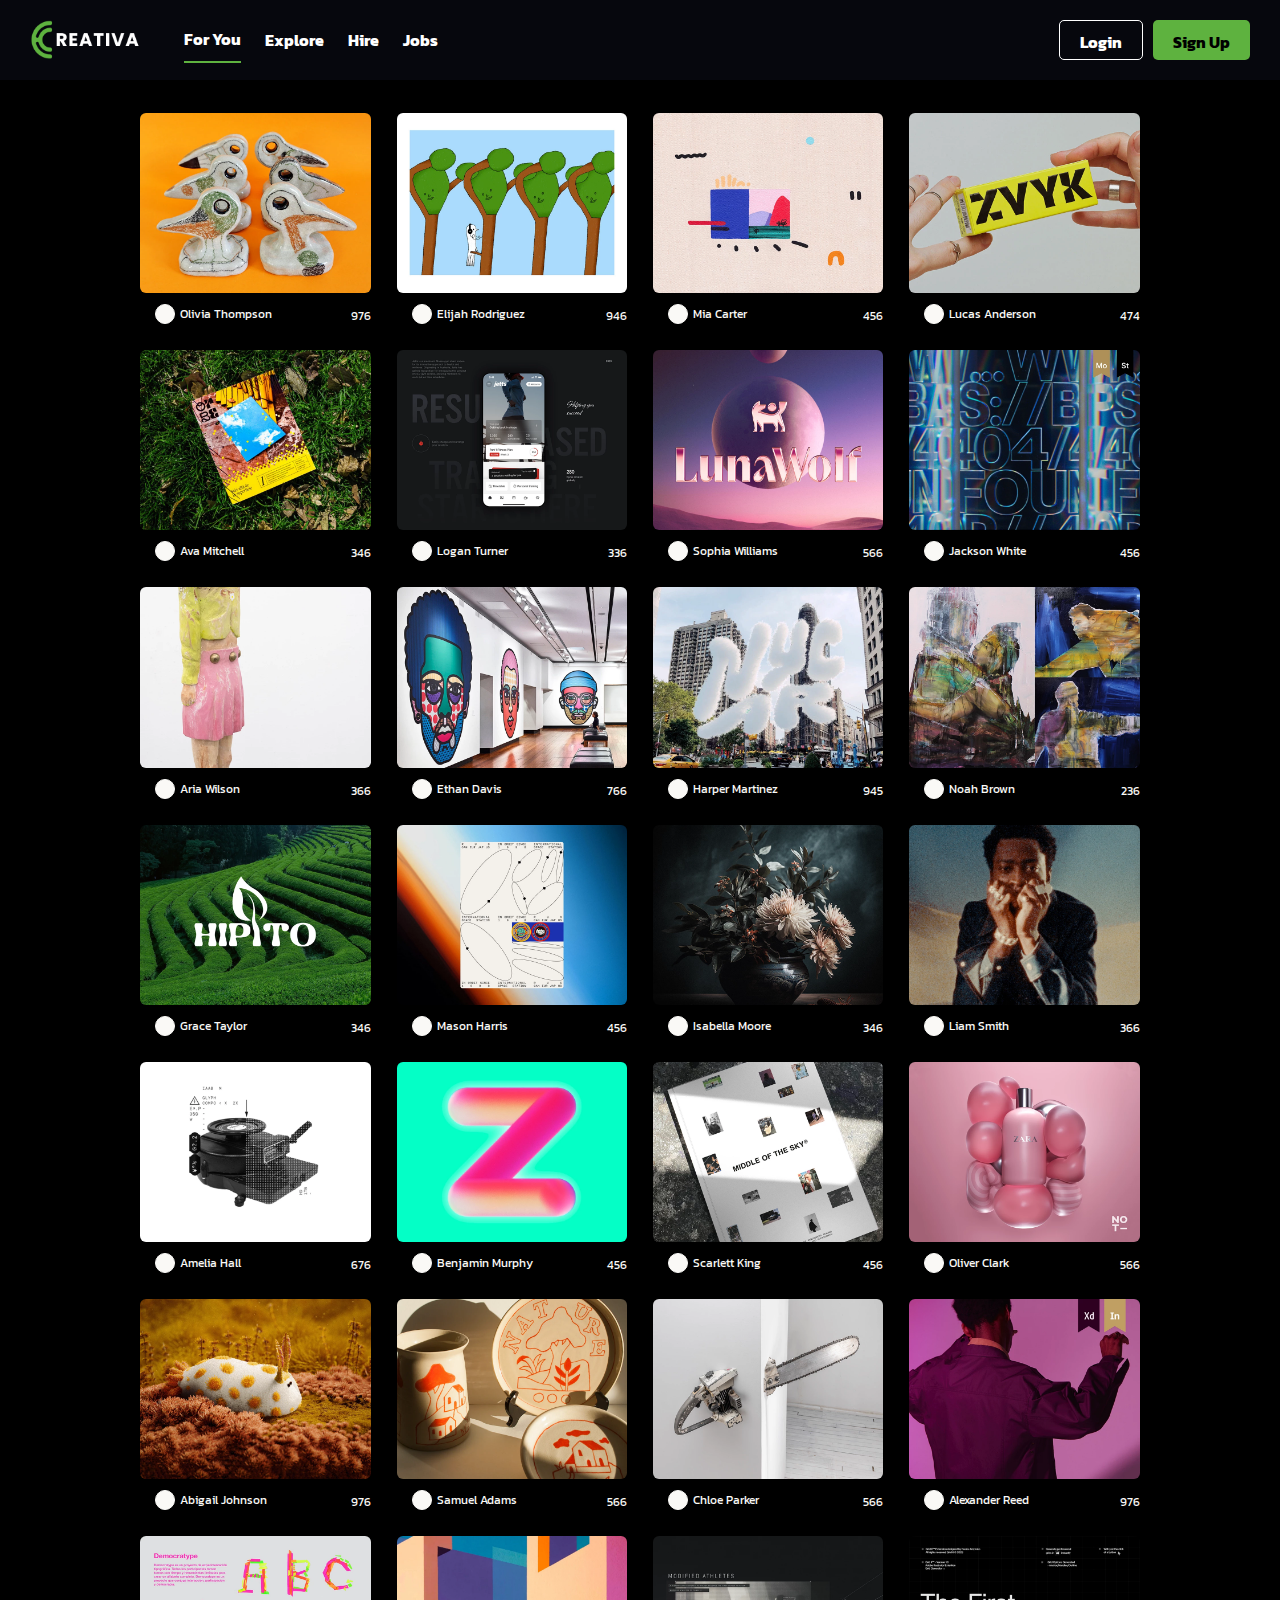
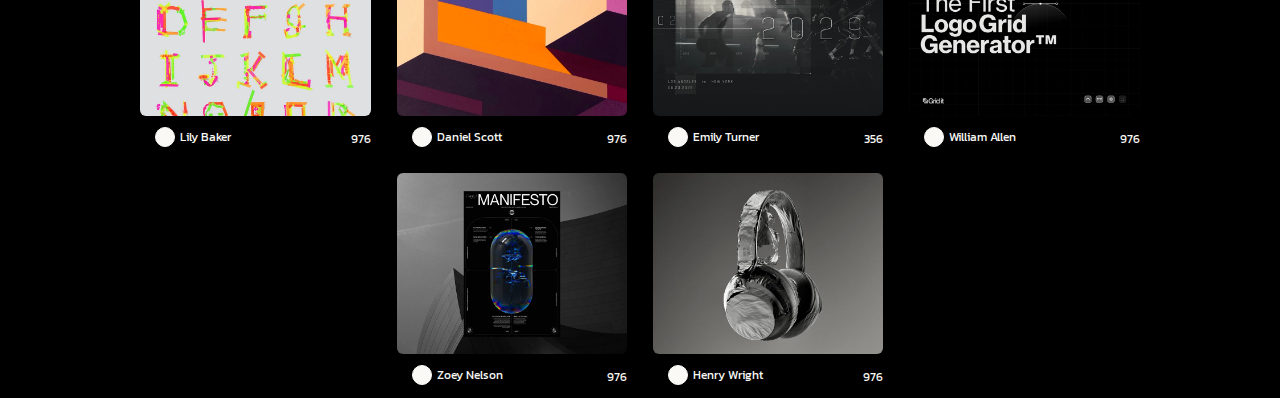
<file: index.html>
<!DOCTYPE html>
<html lang="en">

<head>
  <meta charset="UTF-8" />
  <meta name="viewport" content="width=device-width, initial-scale=1.0" />
  <link rel="stylesheet" href="styles/style.css">
  <link rel="stylesheet" href="styles/utils.css">
  <link rel="stylesheet" href="styles/resp.css">
  <link rel="preconnect" href="https://fonts.googleapis.com">
<link rel="preconnect" href="https://fonts.gstatic.com" crossorigin>
<link href="https://fonts.googleapis.com/css2?family=Kanit:wght@200;400;600&display=swap" rel="stylesheet">
  <link rel="stylesheet" href="https://cdnjs.cloudflare.com/ajax/libs/font-awesome/6.4.2/css/all.min.css"
    integrity="sha512-z3gLpd7yknf1YoNbCzqRKc4qyor8gaKU1qmn+CShxbuBusANI9QpRohGBreCFkKxLhei6S9CQXFEbbKuqLg0DA=="
    crossorigin="anonymous" referrerpolicy="no-referrer" />
  <title>Creativa</title>
</head>

<body>
  <div id="main">
    <div id="nav" class="navbar">
      <div class="left-nav" id="left">
        <div id="logo"><img src="img/logo.png" alt="logo"></div>
        <div class="menu" id="menu">
          <a href="index.html" class="active">For You</a>
          <a href="explore.html" >Explore</a>
          <a href="hire.html" >Hire</a>
          <a href="jobs.html" >Jobs</a>
        </div>
      </div>
      <div class="right-nav" id="right">
        <a href="#" class="rounded-button" id="post">Post your work</a>
        <a href="" class="rounded-button" id="logout" onclick="logout()">Log Out</a>
        <a href="login.html" class="rounded-button" id="login">
          Login
        </a>
        <a href="signup.html" class="rounded-button" id="signup">
          Sign Up
        </a>
      </div>
      <div class="menu-toggle" id="mobile-menu">
        <span></span>
        <span></span>
        <span></span>
      </div>
    </div>
    <div id="home">
      <div class="post">
        <div class="profile-overview">
          <div class="profile-pic">
            <div class="profile-pic"><i class="fa-solid fa-user"></i></div>
          </div>
          <div class="bio">
            <h2 class="name">Olivia Thompson</h2>
            <p class="location">California, US</p>
          </div>
          <div class="follow-btn rounded-button">Follow</div>
        </div>
        <div class="post-img">
          <div class="post-hover">
            <h4>Canvas Harmony</h4>
          </div>
          <img src="img/post-1.webp" alt="">
        </div>
        <div class="profile-content">
          <a href="">
            <div class="profile">
              <div class="profile-pic"><i class="fa-solid fa-user"></i></div>
              <div class="name">Olivia Thompson</div>
            </div>
          </a>
          <div class="likes">
            <button class="like-btn"><i class="fa-solid fa-thumbs-up"></i></button>
            <span class="like-count">976</span>
          </div>
        </div>
      </div>
      <div class="post">
        <div class="profile-overview">
          <div class="profile-pic">
            <div class="profile-pic"><i class="fa-solid fa-user"></i></div>
          </div>
          <div class="bio">
            <h2 class="name">Elijah Rodriguez</h2>
            <p class="location">London, UK</p>
          </div>
          <div class="follow-btn rounded-button">Follow</div>
        </div>
        <div class="post-img">
          <div class="post-hover">
            <h4>Vector Fusion</h4>
          </div>
          <img src="img/post-2.webp" alt="">
        </div>
        <div class="profile-content">
          <a href="">
            <div class="profile">
              <div class="profile-pic"><i class="fa-solid fa-user"></i></div>
              <div class="name">Elijah Rodriguez</div>
            </div>
          </a>
          <div class="likes">
            <button class="like-btn"><i class="fa-solid fa-thumbs-up"></i></button>
            <span class="like-count">946</span>
          </div>
        </div>
      </div>
      <div class="post">
        <div class="profile-overview">
          <div class="profile-pic">
            <div class="profile-pic"><i class="fa-solid fa-user"></i></div>
          </div>
          <div class="bio">
            <h2 class="name">Mia Carter</h2>
            <p class="location">Paris, France</p>
          </div>
          <div class="follow-btn rounded-button">Follow</div>
        </div>
        <div class="post-img">
          <div class="post-hover">
            <h4>Color Palette</h4>
          </div>
          <img src="img/post-3.webp" alt="">
        </div>
        <div class="profile-content">
          <a href="">
            <div class="profile">
              <div class="profile-pic"><i class="fa-solid fa-user"></i></div>
              <div class="name">Mia Carter</div>
            </div>
          </a>
          <div class="likes">
            <button class="like-btn"><i class="fa-solid fa-thumbs-up"></i></button>
            <span class="like-count">456</span>
          </div>
        </div>
      </div>
      <div class="post">
        <div class="profile-overview">
          <div class="profile-pic">
            <div class="profile-pic"><i class="fa-solid fa-user"></i></div>
          </div>
          <div class="bio">
            <h2 class="name">Lucas Anderson</h2>
            <p class="location">New England, US</p>
          </div>
          <div class="follow-btn rounded-button">Follow</div>
        </div>
        <div class="post-img">
          <div class="post-hover">
            <h4>Typography Echo</h4>
          </div>
          <img src="img/post-4.webp" alt="">
        </div>
        <div class="profile-content">
          <a href="">
            <div class="profile">
              <div class="profile-pic"><i class="fa-solid fa-user"></i></div>
              <div class="name">Lucas Anderson</div>
            </div>
          </a>
          <div class="likes">
            <button class="like-btn"><i class="fa-solid fa-thumbs-up"></i></button>
            <span class="like-count">474</span>
          </div>
        </div>
      </div>
      <div class="post">
        <div class="profile-overview">
          <div class="profile-pic">
            <div class="profile-pic"><i class="fa-solid fa-user"></i></div>
          </div>
          <div class="bio">
            <h2 class="name">Ava Mitchell</h2>
            <p class="location">Toronto, Canada</p>
          </div>
          <div class="follow-btn rounded-button">Follow</div>
        </div>
        <div class="post-img">
          <div class="post-hover">
            <h4>Sketch Serenity</h4>
          </div>
          <img src="img/post-5.webp" alt="">
        </div>
        <div class="profile-content">
          <a href="">
            <div class="profile">
              <div class="profile-pic"><i class="fa-solid fa-user"></i></div>
              <div class="name">Ava Mitchell</div>
            </div>
          </a>
          <div class="likes">
            <button class="like-btn"><i class="fa-solid fa-thumbs-up"></i></button>
            <span class="like-count">346</span>
          </div>
        </div>
      </div>
      <div class="post">
        <div class="profile-overview">
          <div class="profile-pic">
            <div class="profile-pic"><i class="fa-solid fa-user"></i></div>
          </div>
          <div class="bio">
            <h2 class="name">Logan Turner</h2>
            <p class="location">California, US</p>
          </div>
          <div class="follow-btn rounded-button">Follow</div>
        </div>
        <div class="post-img">
          <div class="post-hover">
            <h4>Layout Mosaic</h4>
          </div>
          <img src="img/post-6.webp" alt="">
        </div>
        <div class="profile-content">
          <a href="">
            <div class="profile">
              <div class="profile-pic"><i class="fa-solid fa-user"></i></div>
              <div class="name">Logan Turner</div>
            </div>
          </a>
          <div class="likes">
            <button class="like-btn"><i class="fa-solid fa-thumbs-up"></i></button>
            <span class="like-count">336</span>
          </div>
        </div>
      </div>
      <div class="post">
        <div class="profile-overview">
          <div class="profile-pic">
            <div class="profile-pic"><i class="fa-solid fa-user"></i></div>
          </div>
          <div class="bio">
            <h2 class="name">Sophia Williams</h2>
            <p class="location">Washington, US</p>
          </div>
          <div class="follow-btn rounded-button">Follow</div>
        </div>
        <div class="post-img">
          <div class="post-hover">
            <h4>Brand Whispers</h4>
          </div>
          <img src="img/post-7.webp" alt="">
        </div>
        <div class="profile-content">
          <a href="">
            <div class="profile">
              <div class="profile-pic"><i class="fa-solid fa-user"></i></div>
              <div class="name">Sophia Williams</div>
            </div>
          </a>
          <div class="likes">
            <button class="like-btn"><i class="fa-solid fa-thumbs-up"></i></button>
            <span class="like-count">566</span>
          </div>
        </div>
      </div>
      <div class="post">
        <div class="profile-overview">
          <div class="profile-pic">
            <div class="profile-pic"><i class="fa-solid fa-user"></i></div>
          </div>
          <div class="bio">
            <h2 class="name">Jackson White</h2>
            <p class="location">California, US</p>
          </div>
          <div class="follow-btn rounded-button">Follow</div>
        </div>
        <div class="post-img">
          <div class="post-hover">
            <h4>Interface Mirage</h4>
          </div>
          <img src="img/post-8.webp" alt="">
        </div>
        <div class="profile-content">
          <a href="">
            <div class="profile">
              <div class="profile-pic"><i class="fa-solid fa-user"></i></div>
              <div class="name">Jackson White</div>
            </div>
          </a>
          <div class="likes">
            <button class="like-btn"><i class="fa-solid fa-thumbs-up"></i></button>
            <span class="like-count">456</span>
          </div>
        </div>
      </div>
      <div class="post">
        <div class="profile-overview">
          <div class="profile-pic">
            <div class="profile-pic"><i class="fa-solid fa-user"></i></div>
          </div>
          <div class="bio">
            <h2 class="name">Aria Wilson</h2>
            <p class="location">Argentina, US</p>
          </div>
          <div class="follow-btn rounded-button">Follow</div>
        </div>
        <div class="post-img">
          <div class="post-hover">
            <h4>Interface Mirage</h4>
          </div>
          <img src="img/post-9.webp" alt="">
        </div>
        <div class="profile-content">
          <a href="">
            <div class="profile">
              <div class="profile-pic"><i class="fa-solid fa-user"></i></div>
              <div class="name">Aria Wilson</div>
            </div>
          </a>
          <div class="likes">
            <button class="like-btn"><i class="fa-solid fa-thumbs-up"></i></button>
            <span class="like-count">366</span>
          </div>
        </div>
      </div>
      <div class="post">
        <div class="profile-overview">
          <div class="profile-pic">
            <div class="profile-pic"><i class="fa-solid fa-user"></i></div>
          </div>
          <div class="bio">
            <h2 class="name">Ethan Davis</h2>
            <p class="location">Rome, Italy</p>
          </div>
          <div class="follow-btn rounded-button">Follow</div>
        </div>
        <div class="post-img">
          <div class="post-hover">
            <h4>Logo Symphony</h4>
          </div>
          <img src="img/post-10.webp" alt="">
        </div>
        <div class="profile-content">
          <a href="">
            <div class="profile">
              <div class="profile-pic"><i class="fa-solid fa-user"></i></div>
              <div class="name">Ethan Davis</div>
            </div>
          </a>
          <div class="likes">
            <button class="like-btn"><i class="fa-solid fa-thumbs-up"></i></button>
            <span class="like-count">766</span>
          </div>
        </div>
      </div>
      <div class="post">
        <div class="profile-overview">
          <div class="profile-pic">
            <div class="profile-pic"><i class="fa-solid fa-user"></i></div>
          </div>
          <div class="bio">
            <h2 class="name">Harper Martinez</h2>
            <p class="location">Los Angelas, US</p>
          </div>
          <div class="follow-btn rounded-button">Follow</div>
        </div>
        <div class="post-img">
          <div class="post-hover">
            <h4>Illustration Essence</h4>
          </div>
          <img src="img/post-11.webp" alt="">
        </div>
        <div class="profile-content">
          <a href="">
            <div class="profile">
              <div class="profile-pic"><i class="fa-solid fa-user"></i></div>
              <div class="name">Harper Martinez</div>
            </div>
          </a>
          <div class="likes">
            <button class="like-btn"><i class="fa-solid fa-thumbs-up"></i></button>
            <span class="like-count">945</span>
          </div>
        </div>
      </div>
      <div class="post">
        <div class="profile-overview">
          <div class="profile-pic">
            <div class="profile-pic"><i class="fa-solid fa-user"></i></div>
          </div>
          <div class="bio">
            <h2 class="name">Noah Brown</h2>
            <p class="location">Berlin, Germany</p>
          </div>
          <div class="follow-btn rounded-button">Follow</div>
        </div>
        <div class="post-img">
          <div class="post-hover">
            <h4>Pattern Melody</h4>
          </div>
          <img src="img/post-12.webp" alt="">
        </div>
        <div class="profile-content">
          <a href="">
            <div class="profile">
              <div class="profile-pic"><i class="fa-solid fa-user"></i></div>
              <div class="name">Noah Brown</div>
            </div>
          </a>
          <div class="likes">
            <button class="like-btn"><i class="fa-solid fa-thumbs-up"></i></button>
            <span class="like-count">236</span>
          </div>
        </div>
      </div>
      <div class="post">
        <div class="profile-overview">
          <div class="profile-pic">
            <div class="profile-pic"><i class="fa-solid fa-user"></i></div>
          </div>
          <div class="bio">
            <h2 class="name">Grace Taylor</h2>
            <p class="location">Washington, US</p>
          </div>
          <div class="follow-btn rounded-button">Follow</div>
        </div>
        <div class="post-img">
          <div class="post-hover">
            <h4>UI Bliss</h4>
          </div>
          <img src="img/post-13.webp" alt="">
        </div>
        <div class="profile-content">
          <a href="">
            <div class="profile">
              <div class="profile-pic"><i class="fa-solid fa-user"></i></div>
              <div class="name">Grace Taylor</div>
            </div>
          </a>
          <div class="likes">
            <button class="like-btn"><i class="fa-solid fa-thumbs-up"></i></button>
            <span class="like-count">346</span>
          </div>
        </div>
      </div>
      <div class="post">
        <div class="profile-overview">
          <div class="profile-pic">
            <div class="profile-pic"><i class="fa-solid fa-user"></i></div>
          </div>
          <div class="bio">
            <h2 class="name">Mason Harris</h2>
            <p class="location">California, US</p>
          </div>
          <div class="follow-btn rounded-button">Follow</div>
        </div>
        <div class="post-img">
          <div class="post-hover">
            <h4>Texture Harmony</h4>
          </div>
          <img src="img/post-14.webp" alt="">
        </div>
        <div class="profile-content">
          <a href="">
            <div class="profile">
              <div class="profile-pic"><i class="fa-solid fa-user"></i></div>
              <div class="name">Mason Harris</div>
            </div>
          </a>
          <div class="likes">
            <button class="like-btn"><i class="fa-solid fa-thumbs-up"></i></button>
            <span class="like-count">456</span>
          </div>
        </div>
      </div>
      <div class="post">
        <div class="profile-overview">
          <div class="profile-pic">
            <div class="profile-pic"><i class="fa-solid fa-user"></i></div>
          </div>
          <div class="bio">
            <h2 class="name">Isabella Moore</h2>
            <p class="location">California, US</p>
          </div>
          <div class="follow-btn rounded-button">Follow</div>
        </div>
        <div class="post-img">
          <div class="post-hover">
            <h4>Concept Rhythm</h4>
          </div>
          <img src="img/post-15.webp" alt="">
        </div>
        <div class="profile-content">
          <a href="">
            <div class="profile">
              <div class="profile-pic"><i class="fa-solid fa-user"></i></div>
              <div class="name">Isabella Moore</div>
            </div>
          </a>
          <div class="likes">
            <button class="like-btn"><i class="fa-solid fa-thumbs-up"></i></button>
            <span class="like-count">346</span>
          </div>
        </div>
      </div>
      <div class="post">
        <div class="profile-overview">
          <div class="profile-pic">
            <div class="profile-pic"><i class="fa-solid fa-user"></i></div>
          </div>
          <div class="bio">
            <h2 class="name">Lian Smith</h2>
            <p class="location">Los Santos, US</p>
          </div>
          <div class="follow-btn rounded-button">Follow</div>
        </div>
        <div class="post-img">
          <div class="post-hover">
            <h4>Style Palette</h4>
          </div>
          <img src="img/post-16.webp" alt="">
        </div>
        <div class="profile-content">
          <a href="">
            <div class="profile">
              <div class="profile-pic"><i class="fa-solid fa-user"></i></div>
              <div class="name">Liam Smith
              </div>
            </div>
          </a>
          <div class="likes">
            <button class="like-btn"><i class="fa-solid fa-thumbs-up"></i></button>
            <span class="like-count">366</span>
          </div>
        </div>
      </div>
      <div class="post">
        <div class="profile-overview">
          <div class="profile-pic">
            <div class="profile-pic"><i class="fa-solid fa-user"></i></div>
          </div>
          <div class="bio">
            <h2 class="name">Amelia Hall</h2>
            <p class="location">Edenburg, Scotland</p>
          </div>
          <div class="follow-btn rounded-button">Follow</div>
        </div>
        <div class="post-img">
          <div class="post-hover">
            <h4>Form Elegance</h4>
          </div>
          <img src="img/post-17.webp" alt="">
        </div>
        <div class="profile-content">
          <a href="">
            <div class="profile">
              <div class="profile-pic"><i class="fa-solid fa-user"></i></div>
              <div class="name">Amelia Hall</div>
            </div>
          </a>
          <div class="likes">
            <button class="like-btn"><i class="fa-solid fa-thumbs-up"></i></button>
            <span class="like-count">676</span>
          </div>
        </div>
      </div>
      <div class="post">
        <div class="profile-overview">
          <div class="profile-pic">
            <div class="profile-pic"><i class="fa-solid fa-user"></i></div>
          </div>
          <div class="bio">
            <h2 class="name">Benjamin Murphy</h2>
            <p class="location">Shibuya, Japan</p>
          </div>
          <div class="follow-btn rounded-button">Follow</div>
        </div>
        <div class="post-img">
          <div class="post-hover">
            <h4>Composition Verse</h4>
          </div>
          <img src="img/post-18.webp" alt="">
        </div>
        <div class="profile-content">
          <a href="">
            <div class="profile">
              <div class="profile-pic"><i class="fa-solid fa-user"></i></div>
              <div class="name">Benjamin Murphy</div>
            </div>
          </a>
          <div class="likes">
            <button class="like-btn"><i class="fa-solid fa-thumbs-up"></i></button>
            <span class="like-count">456</span>
          </div>
        </div>
      </div>
      <div class="post">
        <div class="profile-overview">
          <div class="profile-pic">
            <div class="profile-pic"><i class="fa-solid fa-user"></i></div>
          </div>
          <div class="bio">
            <h2 class="name">Scarlett King</h2>
            <p class="location">California, US</p>
          </div>
          <div class="follow-btn rounded-button">Follow</div>
        </div>
        <div class="post-img">
          <div class="post-hover">
            <h4>Visual Dream</h4>
          </div>
          <img src="img/post-19.webp" alt="">
        </div>
        <div class="profile-content">
          <a href="">
            <div class="profile">
              <div class="profile-pic"><i class="fa-solid fa-user"></i></div>
              <div class="name">Scarlett King</div>
            </div>
          </a>
          <div class="likes">
            <button class="like-btn"><i class="fa-solid fa-thumbs-up"></i></button>
            <span class="like-count">456</span>
          </div>
        </div>
      </div>
      <div class="post">
        <div class="profile-overview">
          <div class="profile-pic">
            <div class="profile-pic"><i class="fa-solid fa-user"></i></div>
          </div>
          <div class="bio">
            <h2 class="name">Oliver Clark</h2>
            <p class="location">California, US</p>
          </div>
          <div class="follow-btn rounded-button">Follow</div>
        </div>
        <div class="post-img">
          <div class="post-hover">
            <h4>Shape Harmony</h4>
          </div>
          <img src="img/post-20.webp" alt="">
        </div>
        <div class="profile-content">
          <a href="">
            <div class="profile">
              <div class="profile-pic"><i class="fa-solid fa-user"></i></div>
              <div class="name">Oliver Clark</div>
            </div>
          </a>
          <div class="likes">
            <button class="like-btn"><i class="fa-solid fa-thumbs-up"></i></button>
            <span class="like-count">566</span>
          </div>
        </div>
      </div>
      <div class="post">
        <div class="profile-overview">
          <div class="profile-pic">
            <div class="profile-pic"><i class="fa-solid fa-user"></i></div>
          </div>
          <div class="bio">
            <h2 class="name">Abigail Johnson</h2>
            <p class="location">Maine, US</p>
          </div>
          <div class="follow-btn rounded-button">Follow</div>
        </div>
        <div class="post-img">
          <div class="post-hover">
            <h4>White Space Echo</h4>
          </div>
          <img src="img/post-21.webp" alt="">
        </div>
        <div class="profile-content">
          <a href="">
            <div class="profile">
              <div class="profile-pic"><i class="fa-solid fa-user"></i></div>
              <div class="name">Abigail Johnson</div>
            </div>
          </a>
          <div class="likes">
            <button class="like-btn"><i class="fa-solid fa-thumbs-up"></i></button>
            <span class="like-count">976</span>
          </div>
        </div>
      </div>
      <div class="post">
        <div class="profile-overview">
          <div class="profile-pic">
            <div class="profile-pic"><i class="fa-solid fa-user"></i></div>
          </div>
          <div class="bio">
            <h2 class="name">Samuel Adams</h2>
            <p class="location">California, US</p>
          </div>
          <div class="follow-btn rounded-button">Follow</div>
        </div>
        <div class="post-img">
          <div class="post-hover">
            <h4>Line Serenity</h4>
          </div>
          <img src="img/post-22.webp" alt="">
        </div>
        <div class="profile-content">
          <a href="">
            <div class="profile">
              <div class="profile-pic"><i class="fa-solid fa-user"></i></div>
              <div class="name">Samuel Adams</div>
            </div>
          </a>
          <div class="likes">
            <button class="like-btn"><i class="fa-solid fa-thumbs-up"></i></button>
            <span class="like-count">566</span>
          </div>
        </div>
      </div>
      <div class="post">
        <div class="profile-overview">
          <div class="profile-pic">
            <div class="profile-pic"><i class="fa-solid fa-user"></i></div>
          </div>
          <div class="bio">
            <h2 class="name">Chloe Parker</h2>
            <p class="location">Silicon Valley, US</p>
          </div>
          <div class="follow-btn rounded-button">Follow</div>
        </div>
        <div class="post-img">
          <div class="post-hover">
            <h4>Iconic Canvas</h4>
          </div>
          <img src="img/post-23.webp" alt="">
        </div>
        <div class="profile-content">
          <a href="">
            <div class="profile">
              <div class="profile-pic"><i class="fa-solid fa-user"></i></div>
              <div class="name">Chloe Parker</div>
            </div>
          </a>
          <div class="likes">
            <button class="like-btn"><i class="fa-solid fa-thumbs-up"></i></button>
            <span class="like-count">566</span>
          </div>
        </div>
      </div>
      <div class="post">
        <div class="profile-overview">
          <div class="profile-pic">
            <div class="profile-pic"><i class="fa-solid fa-user"></i></div>
          </div>
          <div class="bio">
            <h2 class="name">Alexander Reed</h2>
            <p class="location">Seattle, US</p>
          </div>
          <div class="follow-btn rounded-button">Follow</div>
        </div>
        <div class="post-img">
          <div class="post-hover">
            <h4>Minimalist Whispers</h4>
          </div>
          <img src="img/post-24.webp" alt="">
        </div>
        <div class="profile-content">
          <a href="">
            <div class="profile">
              <div class="profile-pic"><i class="fa-solid fa-user"></i></div>
              <div class="name">Alexander Reed</div>
            </div>
          </a>
          <div class="likes">
            <button class="like-btn"><i class="fa-solid fa-thumbs-up"></i></button>
            <span class="like-count">976</span>
          </div>
        </div>
      </div>
      <div class="post">
        <div class="profile-overview">
          <div class="profile-pic">
            <div class="profile-pic"><i class="fa-solid fa-user"></i></div>
          </div>
          <div class="bio">
            <h2 class="name">Lily Baker</h2>
            <p class="location">Hamburg, Germany</p>
          </div>
          <div class="follow-btn rounded-button">Follow</div>
        </div>
        <div class="post-img">
          <div class="post-hover">
            <h4>Contrast Essence</h4>
          </div>
          <img src="img/post-25.webp" alt="">
        </div>
        <div class="profile-content">
          <a href="">
            <div class="profile">
              <div class="profile-pic"><i class="fa-solid fa-user"></i></div>
              <div class="name">Lily Baker</div>
            </div>
          </a>
          <div class="likes">
            <button class="like-btn"><i class="fa-solid fa-thumbs-up"></i></button>
            <span class="like-count">976</span>
          </div>
        </div>
      </div>
      <div class="post">
        <div class="profile-overview">
          <div class="profile-pic">
            <div class="profile-pic"><i class="fa-solid fa-user"></i></div>
          </div>
          <div class="bio">
            <h2 class="name">Danial Scott</h2>
            <p class="location">Munich, Germany</p>
          </div>
          <div class="follow-btn rounded-button">Follow</div>
        </div>
        <div class="post-img">
          <div class="post-hover">
            <h4>Creative Fusion</h4>
          </div>
          <img src="img/post-26.webp" alt="">
        </div>
        <div class="profile-content">
          <a href="">
            <div class="profile">
              <div class="profile-pic"><i class="fa-solid fa-user"></i></div>
              <div class="name">Daniel Scott</div>
            </div>
          </a>
          <div class="likes">
            <button class="like-btn"><i class="fa-solid fa-thumbs-up"></i></button>
            <span class="like-count">976</span>
          </div>
        </div>
      </div>
      <div class="post">
        <div class="profile-overview">
          <div class="profile-pic">
            <div class="profile-pic"><i class="fa-solid fa-user"></i></div>
          </div>
          <div class="bio">
            <h2 class="name">Emily Turner</h2>
            <p class="location">Zurich, Switzerland</p>
          </div>
          <div class="follow-btn rounded-button">Follow</div>
        </div>
        <div class="post-img">
          <div class="post-hover">
            <h4>Digital Harmony</h4>
          </div>
          <img src="img/post-27.webp" alt="">
        </div>
        <div class="profile-content">
          <a href="">
            <div class="profile">
              <div class="profile-pic"><i class="fa-solid fa-user"></i></div>
              <div class="name">Emily Turner</div>
            </div>
          </a>
          <div class="likes">
            <button class="like-btn"><i class="fa-solid fa-thumbs-up"></i></button>
            <span class="like-count">356</span>
          </div>
        </div>
      </div>
      <div class="post">
        <div class="profile-overview">
          <div class="profile-pic">
            <div class="profile-pic"><i class="fa-solid fa-user"></i></div>
          </div>
          <div class="bio">
            <h2 class="name">William Allen</h2>
            <p class="location">Pennsylvenia, US</p>
          </div>
          <div class="follow-btn rounded-button">Follow</div>
        </div>
        <div class="post-img">
          <div class="post-hover">
            <h4>Print Rhythm</h4>
          </div>
          <img src="img/post-28.webp" alt="">
        </div>
        <div class="profile-content">
          <a href="">
            <div class="profile">
              <div class="profile-pic"><i class="fa-solid fa-user"></i></div>
              <div class="name">William Allen</div>
            </div>
          </a>
          <div class="likes">
            <button class="like-btn"><i class="fa-solid fa-thumbs-up"></i></button>
            <span class="like-count">976</span>
          </div>
        </div>
      </div>
      <div class="post">
        <div class="profile-overview">
          <div class="profile-pic">
            <div class="profile-pic"><i class="fa-solid fa-user"></i></div>
          </div>
          <div class="bio">
            <h2 class="name">Zoey Nelson</h2>
            <p class="location">Oxford, UK</p>
          </div>
          <div class="follow-btn rounded-button">Follow</div>
        </div>
        <div class="post-img">
          <div class="post-hover">
            <h4>Ambient Palette</h4>
          </div>
          <img src="img/post-29.webp" alt="">
        </div>
        <div class="profile-content">
          <a href="">
            <div class="profile">
              <div class="profile-pic"><i class="fa-solid fa-user"></i></div>
              <div class="name">Zoey Nelson</div>
            </div>
          </a>
          <div class="likes">
            <button class="like-btn"><i class="fa-solid fa-thumbs-up"></i></button>
            <span class="like-count">976</span>
          </div>
        </div>
      </div>
      <div class="post">
        <div class="profile-overview">
          <div class="profile-pic">
            <div class="profile-pic"><i class="fa-solid fa-user"></i></div>
          </div>
          <div class="bio">
            <h2 class="name">Henry Wright</h2>
            <p class="location">Liverpool, UK</p>
          </div>
          <div class="follow-btn rounded-button">Follow</div>
        </div>
        <div class="post-img">
          <div class="post-hover">
            <h4>Motion Elegance</h4>
          </div>
          <img src="img/post-30.webp" alt="">
        </div>
        <div class="profile-content">
          <a href="">
            <div class="profile">
              <div class="profile-pic"><i class="fa-solid fa-user"></i></div>
              <div class="name">Henry Wright</div>
            </div>
          </a>
          <div class="likes">
            <button class="like-btn"><i class="fa-solid fa-thumbs-up"></i></button>
            <span class="like-count">976</span>
          </div>
        </div>
      </div>
    </div>
  </div>
  <script src="script.js"></script>
</body>

</html>
</file>
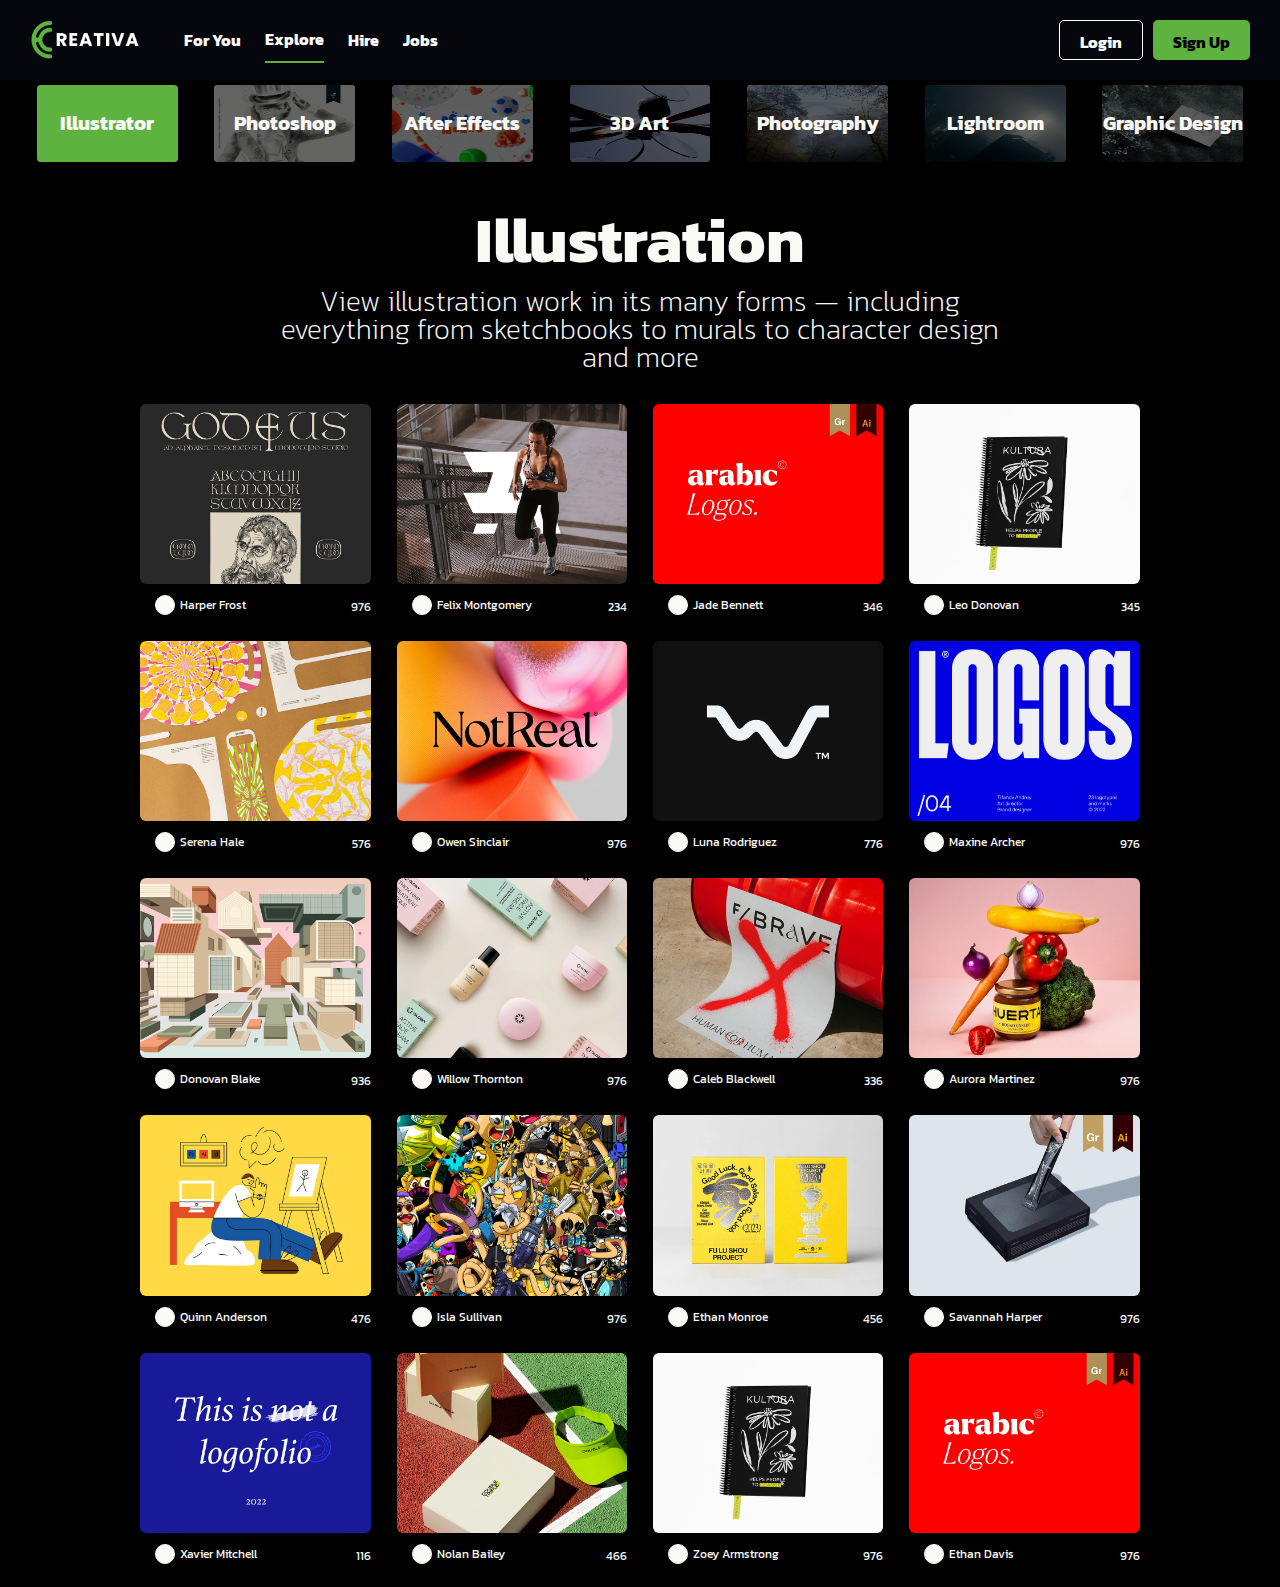
<file: explore.html>
<!DOCTYPE html>
<html lang="en">

<head>
    <meta charset="UTF-8">
    <meta name="viewport" content="width=device-width, initial-scale=1.0">
    <link rel="stylesheet" href="styles/style.css">
    <link rel="stylesheet" href="styles/utils.css">
    <link rel="stylesheet" href="styles/resp.css">
    <link rel="preconnect" href="https://fonts.googleapis.com">
    <link rel="preconnect" href="https://fonts.gstatic.com" crossorigin>
    <link href="https://fonts.googleapis.com/css2?family=Kanit:wght@200;400;600&display=swap" rel="stylesheet">
    <link rel="stylesheet" href="https://cdnjs.cloudflare.com/ajax/libs/font-awesome/6.4.2/css/all.min.css"
        integrity="sha512-z3gLpd7yknf1YoNbCzqRKc4qyor8gaKU1qmn+CShxbuBusANI9QpRohGBreCFkKxLhei6S9CQXFEbbKuqLg0DA=="
        crossorigin="anonymous" referrerpolicy="no-referrer" />
    <title>Explore</title>
</head>

<body>
    <div id="main">
        <div id="nav" class="navbar">
            <div class="left-nav" id="left">
                <div id="logo"><img src="img/logo.png" alt="logo"></div>
                <div class="menu" id="menu">
                    <a href="index.html" id="default">For You</a>
                    <a href="explore.html">Explore</a>
                    <a href="hire.html">Hire</a>
                    <a href="jobs.html">Jobs</a>
                </div>
            </div>
            <div class="right-nav" id="right">
                <a href="#" class="rounded-button" id="post">Post your work</a>
                <a href="" class="rounded-button" id="logout" onclick="logout()">Log Out</a>
                <a href="login.html" class="rounded-button" id="login">
                    Login
                </a>
                <a href="signup.html" class="rounded-button" id="signup">
                    Sign Up
                </a>
            </div>
            <div class="menu-toggle" id="mobile-menu">
                <span></span>
                <span></span>
                <span></span>
            </div>
        </div>
        <div id="explore">
            <h1 id="explore-heading">Explore</h1>
            <div class="category">
                <div class="category-tab active-tab">
                    <div class="background">
                        <img src="img/illustrator.webp" alt="">
                    </div>
                    <div class="category-name">
                        <h1>
                            Illustrator
                        </h1>
                    </div>
                </div>
                <div class="category-tab">
                    <div class="background">
                        <img src="img/photoshop.webp" alt="">
                    </div>
                    <div class="category-name">
                        <h1>
                            Photoshop
                        </h1>
                    </div>
                </div>
                <div class="category-tab">
                    <div class="background">
                        <img src="img/ae.webp" alt="">
                    </div>
                    <div class="category-name">
                        <h1>
                            After Effects
                        </h1>
                    </div>
                </div>
                <div class="category-tab">
                    <div class="background">
                        <img src="img/3d-art.webp" alt="">
                    </div>
                    <div class="category-name">
                        <h1>
                            3D Art
                        </h1>
                    </div>
                </div>
                <div class="category-tab">
                    <div class="background">
                        <img src="img/photography.webp" alt="">
                    </div>
                    <div class="category-name">
                        <h1>
                            Photography
                        </h1>
                    </div>
                </div>
                <div class="category-tab">
                    <div class="background">
                        <img src="img/lightroom.webp" alt="">
                    </div>
                    <div class="category-name">
                        <h1>
                            Lightroom
                        </h1>
                    </div>
                </div>
                <div class="category-tab">
                    <div class="background">
                        <img src="img/graphic-design.webp" alt="">
                    </div>
                    <div class="category-name">
                        <h1>
                            Graphic Design
                        </h1>
                    </div>
                </div>
            </div>
            <div class="category-cards">
                <div class="category-card active-card">
                    <h1 class="category-heading">Illustration</h1>
                    <p class="category-text">View illustration work in its many forms — including everything from
                        sketchbooks to murals to character design and more</p>
                    <div class="category-posts">
                        <div class="post">
                            <div class="profile-overview">
                                <div class="profile-pic">
                                    <div class="profile-pic"><i class="fa-solid fa-user"></i></div>
                                </div>
                                <div class="bio">
                                    <h2 class="name">Harper Frost</h2>
                                    <p class="location">Sydney, Australia</p>
                                </div>
                                <div class="follow-btn rounded-button">Follow</div>
                            </div>
                            <div class="post-img">
                                <div class="post-hover">
                                    <h4>Whimsical Wonderland Dreams</h4>
                                </div>
                                <img src="img/ps- (1).webp" alt="">
                            </div>
                            <div class="profile-content">
                                <a href="">
                                    <div class="profile">
                                        <div class="profile-pic"><i class="fa-solid fa-user"></i></div>
                                        <div class="name">Harper Frost</div>
                                    </div>
                                </a>
                                <div class="likes">
                                    <button class="like-btn"><i class="fa-solid fa-thumbs-up"></i></button>
                                    <span class="like-count">976</span>
                                </div>
                            </div>
                        </div>
                        <div class="post">
                            <div class="profile-overview">
                                <div class="profile-pic">
                                    <div class="profile-pic"><i class="fa-solid fa-user"></i></div>
                                </div>
                                <div class="bio">
                                    <h2 class="name">Felix Montgomery</h2>
                                    <p class="location">California, US</p>
                                </div>
                                <div class="follow-btn rounded-button">Follow</div>
                            </div>
                            <div class="post-img">
                                <div class="post-hover">
                                    <h4>Urban Elegance</h4>
                                </div>
                                <img src="img/ps- (2).webp" alt="">
                            </div>
                            <div class="profile-content">
                                <a href="">
                                    <div class="profile">
                                        <div class="profile-pic"><i class="fa-solid fa-user"></i></div>
                                        <div class="name">Felix Montgomery</div>
                                    </div>
                                </a>
                                <div class="likes">
                                    <button class="like-btn"><i class="fa-solid fa-thumbs-up"></i></button>
                                    <span class="like-count">234</span>
                                </div>
                            </div>
                        </div>
                        <div class="post">
                            <div class="profile-overview">
                                <div class="profile-pic">
                                    <div class="profile-pic"><i class="fa-solid fa-user"></i></div>
                                </div>
                                <div class="bio">
                                    <h2 class="name">Jade Bennett</h2>
                                    <p class="location">Cairo, Egypt</p>
                                </div>
                                <div class="follow-btn rounded-button">Follow</div>
                            </div>
                            <div class="post-img">
                                <div class="post-hover">
                                    <h4>Midnight Serenity Sketch</h4>
                                </div>
                                <img src="img/ps- (3).webp" alt="">
                            </div>
                            <div class="profile-content">
                                <a href="">
                                    <div class="profile">
                                        <div class="profile-pic"><i class="fa-solid fa-user"></i></div>
                                        <div class="name">Jade Bennett</div>
                                    </div>
                                </a>
                                <div class="likes">
                                    <button class="like-btn"><i class="fa-solid fa-thumbs-up"></i></button>
                                    <span class="like-count">346</span>
                                </div>
                            </div>
                        </div>
                        <div class="post">
                            <div class="profile-overview">
                                <div class="profile-pic">
                                    <div class="profile-pic"><i class="fa-solid fa-user"></i></div>
                                </div>
                                <div class="bio">
                                    <h2 class="name">Leo Donovan</h2>
                                    <p class="location">California, US</p>
                                </div>
                                <div class="follow-btn rounded-button">Follow</div>
                            </div>
                            <div class="post-img">
                                <div class="post-hover">
                                    <h4>Logo Symphony</h4>
                                </div>
                                <img src="img/ps- (4).webp" alt="">
                            </div>
                            <div class="profile-content">
                                <a href="">
                                    <div class="profile">
                                        <div class="profile-pic"><i class="fa-solid fa-user"></i></div>
                                        <div class="name">Leo Donovan</div>
                                    </div>
                                </a>
                                <div class="likes">
                                    <button class="like-btn"><i class="fa-solid fa-thumbs-up"></i></button>
                                    <span class="like-count">345</span>
                                </div>
                            </div>
                        </div>
                        <div class="post">
                            <div class="profile-overview">
                                <div class="profile-pic">
                                    <div class="profile-pic"><i class="fa-solid fa-user"></i></div>
                                </div>
                                <div class="bio">
                                    <h2 class="name">Serena Hale</h2>
                                    <p class="location">New York, US</p>
                                </div>
                                <div class="follow-btn rounded-button">Follow</div>
                            </div>
                            <div class="post-img">
                                <div class="post-hover">
                                    <h4>Mystical Moonlit Meadows</h4>
                                </div>
                                <img src="img/ps- (5).webp" alt="">
                            </div>
                            <div class="profile-content">
                                <a href="">
                                    <div class="profile">
                                        <div class="profile-pic"><i class="fa-solid fa-user"></i></div>
                                        <div class="name">Serena Hale</div>
                                    </div>
                                </a>
                                <div class="likes">
                                    <button class="like-btn"><i class="fa-solid fa-thumbs-up"></i></button>
                                    <span class="like-count">576</span>
                                </div>
                            </div>
                        </div>
                        <div class="post">
                            <div class="profile-overview">
                                <div class="profile-pic">
                                    <div class="profile-pic"><i class="fa-solid fa-user"></i></div>
                                </div>
                                <div class="bio">
                                    <h2 class="name">Owen Sinclair</h2>
                                    <p class="location">Argentina, US</p>
                                </div>
                                <div class="follow-btn rounded-button">Follow</div>
                            </div>
                            <div class="post-img">
                                <div class="post-hover">
                                    <h4>Logo Symphony</h4>
                                </div>
                                <img src="img/ps- (6).webp" alt="">
                            </div>
                            <div class="profile-content">
                                <a href="">
                                    <div class="profile">
                                        <div class="profile-pic"><i class="fa-solid fa-user"></i></div>
                                        <div class="name">Owen Sinclair</div>
                                    </div>
                                </a>
                                <div class="likes">
                                    <button class="like-btn"><i class="fa-solid fa-thumbs-up"></i></button>
                                    <span class="like-count">976</span>
                                </div>
                            </div>
                        </div>
                        <div class="post">
                            <div class="profile-overview">
                                <div class="profile-pic">
                                    <div class="profile-pic"><i class="fa-solid fa-user"></i></div>
                                </div>
                                <div class="bio">
                                    <h2 class="name">Luna Rodriguez</h2>
                                    <p class="location">New England, US</p>
                                </div>
                                <div class="follow-btn rounded-button">Follow</div>
                            </div>
                            <div class="post-img">
                                <div class="post-hover">
                                    <h4>Celestial Dance Delight</h4>
                                </div>
                                <img src="img/ps- (7).webp" alt="">
                            </div>
                            <div class="profile-content">
                                <a href="">
                                    <div class="profile">
                                        <div class="profile-pic"><i class="fa-solid fa-user"></i></div>
                                        <div class="name">Luna Rodriguez</div>
                                    </div>
                                </a>
                                <div class="likes">
                                    <button class="like-btn"><i class="fa-solid fa-thumbs-up"></i></button>
                                    <span class="like-count">776</span>
                                </div>
                            </div>
                        </div>
                        <div class="post">
                            <div class="profile-overview">
                                <div class="profile-pic">
                                    <div class="profile-pic"><i class="fa-solid fa-user"></i></div>
                                </div>
                                <div class="bio">
                                    <h2 class="name">Maxine Archer</h2>
                                    <p class="location">Washington, US</p>
                                </div>
                                <div class="follow-btn rounded-button">Follow</div>
                            </div>
                            <div class="post-img">
                                <div class="post-hover">
                                    <h4>Luminous Meadows</h4>
                                </div>
                                <img src="img/ps- (8).webp" alt="">
                            </div>
                            <div class="profile-content">
                                <a href="">
                                    <div class="profile">
                                        <div class="profile-pic"><i class="fa-solid fa-user"></i></div>
                                        <div class="name">Maxine Archer</div>
                                    </div>
                                </a>
                                <div class="likes">
                                    <button class="like-btn"><i class="fa-solid fa-thumbs-up"></i></button>
                                    <span class="like-count">976</span>
                                </div>
                            </div>
                        </div>
                        <div class="post">
                            <div class="profile-overview">
                                <div class="profile-pic">
                                    <div class="profile-pic"><i class="fa-solid fa-user"></i></div>
                                </div>
                                <div class="bio">
                                    <h2 class="name">Donovan Blake</h2>
                                    <p class="location">Amsterdam, US</p>
                                </div>
                                <div class="follow-btn rounded-button">Follow</div>
                            </div>
                            <div class="post-img">
                                <div class="post-hover">
                                    <h4>Vibrant Cityscape Wonders</h4>
                                </div>
                                <img src="img/ps- (9).webp" alt="">
                            </div>
                            <div class="profile-content">
                                <a href="">
                                    <div class="profile">
                                        <div class="profile-pic"><i class="fa-solid fa-user"></i></div>
                                        <div class="name">Donovan Blake</div>
                                    </div>
                                </a>
                                <div class="likes">
                                    <button class="like-btn"><i class="fa-solid fa-thumbs-up"></i></button>
                                    <span class="like-count">936</span>
                                </div>
                            </div>
                        </div>
                        <div class="post">
                            <div class="profile-overview">
                                <div class="profile-pic">
                                    <div class="profile-pic"><i class="fa-solid fa-user"></i></div>
                                </div>
                                <div class="bio">
                                    <h2 class="name">Willow Thornton</h2>
                                    <p class="location">Los Angelas, US</p>
                                </div>
                                <div class="follow-btn rounded-button">Follow</div>
                            </div>
                            <div class="post-img">
                                <div class="post-hover">
                                    <h4>Cosmic Harmony Creation</h4>
                                </div>
                                <img src="img/ps- (10).webp" alt="">
                            </div>
                            <div class="profile-content">
                                <a href="">
                                    <div class="profile">
                                        <div class="profile-pic"><i class="fa-solid fa-user"></i></div>
                                        <div class="name">Willow Thornton</div>
                                    </div>
                                </a>
                                <div class="likes">
                                    <button class="like-btn"><i class="fa-solid fa-thumbs-up"></i></button>
                                    <span class="like-count">976</span>
                                </div>
                            </div>
                        </div>
                        <div class="post">
                            <div class="profile-overview">
                                <div class="profile-pic">
                                    <div class="profile-pic"><i class="fa-solid fa-user"></i></div>
                                </div>
                                <div class="bio">
                                    <h2 class="name">Caleb Blackwell</h2>
                                    <p class="location">California, US</p>
                                </div>
                                <div class="follow-btn rounded-button">Follow</div>
                            </div>
                            <div class="post-img">
                                <div class="post-hover">
                                    <h4>Adobe Artistry</h4>
                                </div>
                                <img src="img/ps- (11).webp" alt="">
                            </div>
                            <div class="profile-content">
                                <a href="">
                                    <div class="profile">
                                        <div class="profile-pic"><i class="fa-solid fa-user"></i></div>
                                        <div class="name">Caleb Blackwell</div>
                                    </div>
                                </a>
                                <div class="likes">
                                    <button class="like-btn"><i class="fa-solid fa-thumbs-up"></i></button>
                                    <span class="like-count">336</span>
                                </div>
                            </div>
                        </div>
                        <div class="post">
                            <div class="profile-overview">
                                <div class="profile-pic">
                                    <div class="profile-pic"><i class="fa-solid fa-user"></i></div>
                                </div>
                                <div class="bio">
                                    <h2 class="name">Aurora Martinez</h2>
                                    <p class="location">Colorado, US</p>
                                </div>
                                <div class="follow-btn rounded-button">Follow</div>
                            </div>
                            <div class="post-img">
                                <div class="post-hover">
                                    <h4>Logo Symphony</h4>
                                </div>
                                <img src="img/ps- (12).webp" alt="">
                            </div>
                            <div class="profile-content">
                                <a href="">
                                    <div class="profile">
                                        <div class="profile-pic"><i class="fa-solid fa-user"></i></div>
                                        <div class="name">Aurora Martinez</div>
                                    </div>
                                </a>
                                <div class="likes">
                                    <button class="like-btn"><i class="fa-solid fa-thumbs-up"></i></button>
                                    <span class="like-count">976</span>
                                </div>
                            </div>
                        </div>
                        <div class="post">
                            <div class="profile-overview">
                                <div class="profile-pic">
                                    <div class="profile-pic"><i class="fa-solid fa-user"></i></div>
                                </div>
                                <div class="bio">
                                    <h2 class="name">Quinn Anderson</h2>
                                    <p class="location">California, US</p>
                                </div>
                                <div class="follow-btn rounded-button">Follow</div>
                            </div>
                            <div class="post-img">
                                <div class="post-hover">
                                    <h4>Pixel Perfection</h4>
                                </div>
                                <img src="img/ps- (13).webp" alt="">
                            </div>
                            <div class="profile-content">
                                <a href="">
                                    <div class="profile">
                                        <div class="profile-pic"><i class="fa-solid fa-user"></i></div>
                                        <div class="name">Quinn Anderson</div>
                                    </div>
                                </a>
                                <div class="likes">
                                    <button class="like-btn"><i class="fa-solid fa-thumbs-up"></i></button>
                                    <span class="like-count">476</span>
                                </div>
                            </div>
                        </div>
                        <div class="post">
                            <div class="profile-overview">
                                <div class="profile-pic">
                                    <div class="profile-pic"><i class="fa-solid fa-user"></i></div>
                                </div>
                                <div class="bio">
                                    <h2 class="name">Isla Sullivan</h2>
                                    <p class="location">Shibuya, Japan</p>
                                </div>
                                <div class="follow-btn rounded-button">Follow</div>
                            </div>
                            <div class="post-img">
                                <div class="post-hover">
                                    <h4>Artistic Dreams</h4>
                                </div>
                                <img src="img/ps- (15).webp" alt="">
                            </div>
                            <div class="profile-content">
                                <a href="">
                                    <div class="profile">
                                        <div class="profile-pic"><i class="fa-solid fa-user"></i></div>
                                        <div class="name">Isla Sullivan</div>
                                    </div>
                                </a>
                                <div class="likes">
                                    <button class="like-btn"><i class="fa-solid fa-thumbs-up"></i></button>
                                    <span class="like-count">976</span>
                                </div>
                            </div>
                        </div>
                        <div class="post">
                            <div class="profile-overview">
                                <div class="profile-pic">
                                    <div class="profile-pic"><i class="fa-solid fa-user"></i></div>
                                </div>
                                <div class="bio">
                                    <h2 class="name">Ethan Monroe</h2>
                                    <p class="location">Los Santos, US</p>
                                </div>
                                <div class="follow-btn rounded-button">Follow</div>
                            </div>
                            <div class="post-img">
                                <div class="post-hover">
                                    <h4>Creative Essence</h4>
                                </div>
                                <img src="img/ps- (16).webp" alt="">
                            </div>
                            <div class="profile-content">
                                <a href="">
                                    <div class="profile">
                                        <div class="profile-pic"><i class="fa-solid fa-user"></i></div>
                                        <div class="name">Ethan Monroe</div>
                                    </div>
                                </a>
                                <div class="likes">
                                    <button class="like-btn"><i class="fa-solid fa-thumbs-up"></i></button>
                                    <span class="like-count">456</span>
                                </div>
                            </div>
                        </div>
                        <div class="post">
                            <div class="profile-overview">
                                <div class="profile-pic">
                                    <div class="profile-pic"><i class="fa-solid fa-user"></i></div>
                                </div>
                                <div class="bio">
                                    <h2 class="name">Savannah Harper</h2>
                                    <p class="location">Paris, France</p>
                                </div>
                                <div class="follow-btn rounded-button">Follow</div>
                            </div>
                            <div class="post-img">
                                <div class="post-hover">
                                    <h4>Graphic Mastery</h4>
                                </div>
                                <img src="img/ps- (17).webp" alt="">
                            </div>
                            <div class="profile-content">
                                <a href="">
                                    <div class="profile">
                                        <div class="profile-pic"><i class="fa-solid fa-user"></i></div>
                                        <div class="name">Savannah Harper</div>
                                    </div>
                                </a>
                                <div class="likes">
                                    <button class="like-btn"><i class="fa-solid fa-thumbs-up"></i></button>
                                    <span class="like-count">976</span>
                                </div>
                            </div>
                        </div>
                        <div class="post">
                            <div class="profile-overview">
                                <div class="profile-pic">
                                    <div class="profile-pic"><i class="fa-solid fa-user"></i></div>
                                </div>
                                <div class="bio">
                                    <h2 class="name">Xavier Mitchell</h2>
                                    <p class="location">London, England</p>
                                </div>
                                <div class="follow-btn rounded-button">Follow</div>
                            </div>
                            <div class="post-img">
                                <div class="post-hover">
                                    <h4>Graphic Mastery</h4>
                                </div>
                                <img src="img/ps- (18).webp" alt="">
                            </div>
                            <div class="profile-content">
                                <a href="">
                                    <div class="profile">
                                        <div class="profile-pic"><i class="fa-solid fa-user"></i></div>
                                        <div class="name">Xavier Mitchell</div>
                                    </div>
                                </a>
                                <div class="likes">
                                    <button class="like-btn"><i class="fa-solid fa-thumbs-up"></i></button>
                                    <span class="like-count">116</span>
                                </div>
                            </div>
                        </div>
                        <div class="post">
                            <div class="profile-overview">
                                <div class="profile-pic">
                                    <div class="profile-pic"><i class="fa-solid fa-user"></i></div>
                                </div>
                                <div class="bio">
                                    <h2 class="name">Nolan Bailey</h2>
                                    <p class="location">Vancouver, Canada</p>
                                </div>
                                <div class="follow-btn rounded-button">Follow</div>
                            </div>
                            <div class="post-img">
                                <div class="post-hover">
                                    <h4>Logo Symphony</h4>
                                </div>
                                <img src="img/ps- (19).webp" alt="">
                            </div>
                            <div class="profile-content">
                                <a href="">
                                    <div class="profile">
                                        <div class="profile-pic"><i class="fa-solid fa-user"></i></div>
                                        <div class="name">Nolan Bailey</div>
                                    </div>
                                </a>
                                <div class="likes">
                                    <button class="like-btn"><i class="fa-solid fa-thumbs-up"></i></button>
                                    <span class="like-count">466</span>
                                </div>
                            </div>
                        </div>
                        <div class="post">
                            <div class="profile-overview">
                                <div class="profile-pic">
                                    <div class="profile-pic"><i class="fa-solid fa-user"></i></div>
                                </div>
                                <div class="bio">
                                    <h2 class="name">Zoey Armstrong</h2>
                                    <p class="location">California, US</p>
                                </div>
                                <div class="follow-btn rounded-button">Follow</div>
                            </div>
                            <div class="post-img">
                                <div class="post-hover">
                                    <h4>Design Dexterity</h4>
                                </div>
                                <img src="img/ps- (4).webp" alt="">
                            </div>
                            <div class="profile-content">
                                <a href="">
                                    <div class="profile">
                                        <div class="profile-pic"><i class="fa-solid fa-user"></i></div>
                                        <div class="name">Zoey Armstrong</div>
                                    </div>
                                </a>
                                <div class="likes">
                                    <button class="like-btn"><i class="fa-solid fa-thumbs-up"></i></button>
                                    <span class="like-count">976</span>
                                </div>
                            </div>
                        </div>
                        <div class="post">
                            <div class="profile-overview">
                                <div class="profile-pic">
                                    <div class="profile-pic"><i class="fa-solid fa-user"></i></div>
                                </div>
                                <div class="bio">
                                    <h2 class="name">Ethan Davis</h2>
                                    <p class="location">California, US</p>
                                </div>
                                <div class="follow-btn rounded-button">Follow</div>
                            </div>
                            <div class="post-img">
                                <div class="post-hover">
                                    <h4>Vector Whimsy</h4>
                                </div>
                                <img src="img/ps- (3).webp" alt="">
                            </div>
                            <div class="profile-content">
                                <a href="">
                                    <div class="profile">
                                        <div class="profile-pic"><i class="fa-solid fa-user"></i></div>
                                        <div class="name">Ethan Davis</div>
                                    </div>
                                </a>
                                <div class="likes">
                                    <button class="like-btn"><i class="fa-solid fa-thumbs-up"></i></button>
                                    <span class="like-count">976</span>
                                </div>
                            </div>
                        </div>
                    </div>
                </div>
                <div class="category-card">
                    <h1 class="category-heading">Photoshop</h1>
                    <p class="category-text">Create anything you can imagine with Photoshop, the world’s best imaging
                        and design app</p>
                    <div class="category-posts">
                        <div class="post">
                            <div class="profile-overview">
                                <div class="profile-pic">
                                    <div class="profile-pic"><i class="fa-solid fa-user"></i></div>
                                </div>
                                <div class="bio">
                                    <h2 class="name">Harper Frost</h2>
                                    <p class="location">Sydney, Australia</p>
                                </div>
                                <div class="follow-btn rounded-button">Follow</div>
                            </div>
                            <div class="post-img">
                                <div class="post-hover">
                                    <h4>Whimsical Wonderland Dreams</h4>
                                </div>
                                <img src="img/ai-1.webp" alt="">
                            </div>
                            <div class="profile-content">
                                <a href="">
                                    <div class="profile">
                                        <div class="profile-pic"><i class="fa-solid fa-user"></i></div>
                                        <div class="name">Harper Frost</div>
                                    </div>
                                </a>
                                <div class="likes">
                                    <button class="like-btn"><i class="fa-solid fa-thumbs-up"></i></button>
                                    <span class="like-count">976</span>
                                </div>
                            </div>
                        </div>
                        <div class="post">
                            <div class="profile-overview">
                                <div class="profile-pic">
                                    <div class="profile-pic"><i class="fa-solid fa-user"></i></div>
                                </div>
                                <div class="bio">
                                    <h2 class="name">Felix Montgomery</h2>
                                    <p class="location">California, US</p>
                                </div>
                                <div class="follow-btn rounded-button">Follow</div>
                            </div>
                            <div class="post-img">
                                <div class="post-hover">
                                    <h4>Urban Elegance</h4>
                                </div>
                                <img src="img/ai-2.jpg" alt="">
                            </div>
                            <div class="profile-content">
                                <a href="">
                                    <div class="profile">
                                        <div class="profile-pic"><i class="fa-solid fa-user"></i></div>
                                        <div class="name">Felix Montgomery</div>
                                    </div>
                                </a>
                                <div class="likes">
                                    <button class="like-btn"><i class="fa-solid fa-thumbs-up"></i></button>
                                    <span class="like-count">234</span>
                                </div>
                            </div>
                        </div>
                        <div class="post">
                            <div class="profile-overview">
                                <div class="profile-pic">
                                    <div class="profile-pic"><i class="fa-solid fa-user"></i></div>
                                </div>
                                <div class="bio">
                                    <h2 class="name">Jade Bennett</h2>
                                    <p class="location">Cairo, Egypt</p>
                                </div>
                                <div class="follow-btn rounded-button">Follow</div>
                            </div>
                            <div class="post-img">
                                <div class="post-hover">
                                    <h4>Midnight Serenity Sketch</h4>
                                </div>
                                <img src="img/ai-3.webp" alt="">
                            </div>
                            <div class="profile-content">
                                <a href="">
                                    <div class="profile">
                                        <div class="profile-pic"><i class="fa-solid fa-user"></i></div>
                                        <div class="name">Jade Bennett</div>
                                    </div>
                                </a>
                                <div class="likes">
                                    <button class="like-btn"><i class="fa-solid fa-thumbs-up"></i></button>
                                    <span class="like-count">346</span>
                                </div>
                            </div>
                        </div>
                        <div class="post">
                            <div class="profile-overview">
                                <div class="profile-pic">
                                    <div class="profile-pic"><i class="fa-solid fa-user"></i></div>
                                </div>
                                <div class="bio">
                                    <h2 class="name">Leo Donovan</h2>
                                    <p class="location">California, US</p>
                                </div>
                                <div class="follow-btn rounded-button">Follow</div>
                            </div>
                            <div class="post-img">
                                <div class="post-hover">
                                    <h4>Logo Symphony</h4>
                                </div>
                                <img src="img/ai-4.jpg" alt="">
                            </div>
                            <div class="profile-content">
                                <a href="">
                                    <div class="profile">
                                        <div class="profile-pic"><i class="fa-solid fa-user"></i></div>
                                        <div class="name">Leo Donovan</div>
                                    </div>
                                </a>
                                <div class="likes">
                                    <button class="like-btn"><i class="fa-solid fa-thumbs-up"></i></button>
                                    <span class="like-count">345</span>
                                </div>
                            </div>
                        </div>
                        <div class="post">
                            <div class="profile-overview">
                                <div class="profile-pic">
                                    <div class="profile-pic"><i class="fa-solid fa-user"></i></div>
                                </div>
                                <div class="bio">
                                    <h2 class="name">Serena Hale</h2>
                                    <p class="location">New York, US</p>
                                </div>
                                <div class="follow-btn rounded-button">Follow</div>
                            </div>
                            <div class="post-img">
                                <div class="post-hover">
                                    <h4>Mystical Moonlit Meadows</h4>
                                </div>
                                <img src="img/ai-5.webp" alt="">
                            </div>
                            <div class="profile-content">
                                <a href="">
                                    <div class="profile">
                                        <div class="profile-pic"><i class="fa-solid fa-user"></i></div>
                                        <div class="name">Serena Hale</div>
                                    </div>
                                </a>
                                <div class="likes">
                                    <button class="like-btn"><i class="fa-solid fa-thumbs-up"></i></button>
                                    <span class="like-count">576</span>
                                </div>
                            </div>
                        </div>
                        <div class="post">
                            <div class="profile-overview">
                                <div class="profile-pic">
                                    <div class="profile-pic"><i class="fa-solid fa-user"></i></div>
                                </div>
                                <div class="bio">
                                    <h2 class="name">Owen Sinclair</h2>
                                    <p class="location">Argentina, US</p>
                                </div>
                                <div class="follow-btn rounded-button">Follow</div>
                            </div>
                            <div class="post-img">
                                <div class="post-hover">
                                    <h4>Logo Symphony</h4>
                                </div>
                                <img src="img/ai-6.jpg" alt="">
                            </div>
                            <div class="profile-content">
                                <a href="">
                                    <div class="profile">
                                        <div class="profile-pic"><i class="fa-solid fa-user"></i></div>
                                        <div class="name">Owen Sinclair</div>
                                    </div>
                                </a>
                                <div class="likes">
                                    <button class="like-btn"><i class="fa-solid fa-thumbs-up"></i></button>
                                    <span class="like-count">976</span>
                                </div>
                            </div>
                        </div>
                        <div class="post">
                            <div class="profile-overview">
                                <div class="profile-pic">
                                    <div class="profile-pic"><i class="fa-solid fa-user"></i></div>
                                </div>
                                <div class="bio">
                                    <h2 class="name">Luna Rodriguez</h2>
                                    <p class="location">New England, US</p>
                                </div>
                                <div class="follow-btn rounded-button">Follow</div>
                            </div>
                            <div class="post-img">
                                <div class="post-hover">
                                    <h4>Celestial Dance Delight</h4>
                                </div>
                                <img src="img/ai-7.webp" alt="">
                            </div>
                            <div class="profile-content">
                                <a href="">
                                    <div class="profile">
                                        <div class="profile-pic"><i class="fa-solid fa-user"></i></div>
                                        <div class="name">Luna Rodriguez</div>
                                    </div>
                                </a>
                                <div class="likes">
                                    <button class="like-btn"><i class="fa-solid fa-thumbs-up"></i></button>
                                    <span class="like-count">776</span>
                                </div>
                            </div>
                        </div>
                        <div class="post">
                            <div class="profile-overview">
                                <div class="profile-pic">
                                    <div class="profile-pic"><i class="fa-solid fa-user"></i></div>
                                </div>
                                <div class="bio">
                                    <h2 class="name">Maxine Archer</h2>
                                    <p class="location">Washington, US</p>
                                </div>
                                <div class="follow-btn rounded-button">Follow</div>
                            </div>
                            <div class="post-img">
                                <div class="post-hover">
                                    <h4>Luminous Meadows</h4>
                                </div>
                                <img src="img/ai-8.jpg" alt="">
                            </div>
                            <div class="profile-content">
                                <a href="">
                                    <div class="profile">
                                        <div class="profile-pic"><i class="fa-solid fa-user"></i></div>
                                        <div class="name">Maxine Archer</div>
                                    </div>
                                </a>
                                <div class="likes">
                                    <button class="like-btn"><i class="fa-solid fa-thumbs-up"></i></button>
                                    <span class="like-count">976</span>
                                </div>
                            </div>
                        </div>
                        <div class="post">
                            <div class="profile-overview">
                                <div class="profile-pic">
                                    <div class="profile-pic"><i class="fa-solid fa-user"></i></div>
                                </div>
                                <div class="bio">
                                    <h2 class="name">Donovan Blake</h2>
                                    <p class="location">Amsterdam, US</p>
                                </div>
                                <div class="follow-btn rounded-button">Follow</div>
                            </div>
                            <div class="post-img">
                                <div class="post-hover">
                                    <h4>Vibrant Cityscape Wonders</h4>
                                </div>
                                <img src="img/ai-9.webp" alt="">
                            </div>
                            <div class="profile-content">
                                <a href="">
                                    <div class="profile">
                                        <div class="profile-pic"><i class="fa-solid fa-user"></i></div>
                                        <div class="name">Donovan Blake</div>
                                    </div>
                                </a>
                                <div class="likes">
                                    <button class="like-btn"><i class="fa-solid fa-thumbs-up"></i></button>
                                    <span class="like-count">936</span>
                                </div>
                            </div>
                        </div>
                        <div class="post">
                            <div class="profile-overview">
                                <div class="profile-pic">
                                    <div class="profile-pic"><i class="fa-solid fa-user"></i></div>
                                </div>
                                <div class="bio">
                                    <h2 class="name">Willow Thornton</h2>
                                    <p class="location">Los Angelas, US</p>
                                </div>
                                <div class="follow-btn rounded-button">Follow</div>
                            </div>
                            <div class="post-img">
                                <div class="post-hover">
                                    <h4>Cosmic Harmony Creation</h4>
                                </div>
                                <img src="img/ai-10.jpg" alt="">
                            </div>
                            <div class="profile-content">
                                <a href="">
                                    <div class="profile">
                                        <div class="profile-pic"><i class="fa-solid fa-user"></i></div>
                                        <div class="name">Willow Thornton</div>
                                    </div>
                                </a>
                                <div class="likes">
                                    <button class="like-btn"><i class="fa-solid fa-thumbs-up"></i></button>
                                    <span class="like-count">976</span>
                                </div>
                            </div>
                        </div>
                        <div class="post">
                            <div class="profile-overview">
                                <div class="profile-pic">
                                    <div class="profile-pic"><i class="fa-solid fa-user"></i></div>
                                </div>
                                <div class="bio">
                                    <h2 class="name">Caleb Blackwell</h2>
                                    <p class="location">California, US</p>
                                </div>
                                <div class="follow-btn rounded-button">Follow</div>
                            </div>
                            <div class="post-img">
                                <div class="post-hover">
                                    <h4>Adobe Artistry</h4>
                                </div>
                                <img src="img/ai-1.webp" alt="">
                            </div>
                            <div class="profile-content">
                                <a href="">
                                    <div class="profile">
                                        <div class="profile-pic"><i class="fa-solid fa-user"></i></div>
                                        <div class="name">Caleb Blackwell</div>
                                    </div>
                                </a>
                                <div class="likes">
                                    <button class="like-btn"><i class="fa-solid fa-thumbs-up"></i></button>
                                    <span class="like-count">336</span>
                                </div>
                            </div>
                        </div>
                        <div class="post">
                            <div class="profile-overview">
                                <div class="profile-pic">
                                    <div class="profile-pic"><i class="fa-solid fa-user"></i></div>
                                </div>
                                <div class="bio">
                                    <h2 class="name">Aurora Martinez</h2>
                                    <p class="location">Colorado, US</p>
                                </div>
                                <div class="follow-btn rounded-button">Follow</div>
                            </div>
                            <div class="post-img">
                                <div class="post-hover">
                                    <h4>Logo Symphony</h4>
                                </div>
                                <img src="img/ai-12.webp" alt="">
                            </div>
                            <div class="profile-content">
                                <a href="">
                                    <div class="profile">
                                        <div class="profile-pic"><i class="fa-solid fa-user"></i></div>
                                        <div class="name">Aurora Martinez</div>
                                    </div>
                                </a>
                                <div class="likes">
                                    <button class="like-btn"><i class="fa-solid fa-thumbs-up"></i></button>
                                    <span class="like-count">976</span>
                                </div>
                            </div>
                        </div>
                        <div class="post">
                            <div class="profile-overview">
                                <div class="profile-pic">
                                    <div class="profile-pic"><i class="fa-solid fa-user"></i></div>
                                </div>
                                <div class="bio">
                                    <h2 class="name">Quinn Anderson</h2>
                                    <p class="location">California, US</p>
                                </div>
                                <div class="follow-btn rounded-button">Follow</div>
                            </div>
                            <div class="post-img">
                                <div class="post-hover">
                                    <h4>Pixel Perfection</h4>
                                </div>
                                <img src="img/ai-2.jpg" alt="">
                            </div>
                            <div class="profile-content">
                                <a href="">
                                    <div class="profile">
                                        <div class="profile-pic"><i class="fa-solid fa-user"></i></div>
                                        <div class="name">Quinn Anderson</div>
                                    </div>
                                </a>
                                <div class="likes">
                                    <button class="like-btn"><i class="fa-solid fa-thumbs-up"></i></button>
                                    <span class="like-count">476</span>
                                </div>
                            </div>
                        </div>
                        <div class="post">
                            <div class="profile-overview">
                                <div class="profile-pic">
                                    <div class="profile-pic"><i class="fa-solid fa-user"></i></div>
                                </div>
                                <div class="bio">
                                    <h2 class="name">Isla Sullivan</h2>
                                    <p class="location">Shibuya, Japan</p>
                                </div>
                                <div class="follow-btn rounded-button">Follow</div>
                            </div>
                            <div class="post-img">
                                <div class="post-hover">
                                    <h4>Artistic Dreams</h4>
                                </div>
                                <img src="img/ai-13.jpg" alt="">
                            </div>
                            <div class="profile-content">
                                <a href="">
                                    <div class="profile">
                                        <div class="profile-pic"><i class="fa-solid fa-user"></i></div>
                                        <div class="name">Isla Sullivan</div>
                                    </div>
                                </a>
                                <div class="likes">
                                    <button class="like-btn"><i class="fa-solid fa-thumbs-up"></i></button>
                                    <span class="like-count">976</span>
                                </div>
                            </div>
                        </div>
                        <div class="post">
                            <div class="profile-overview">
                                <div class="profile-pic">
                                    <div class="profile-pic"><i class="fa-solid fa-user"></i></div>
                                </div>
                                <div class="bio">
                                    <h2 class="name">Ethan Monroe</h2>
                                    <p class="location">Los Santos, US</p>
                                </div>
                                <div class="follow-btn rounded-button">Follow</div>
                            </div>
                            <div class="post-img">
                                <div class="post-hover">
                                    <h4>Creative Essence</h4>
                                </div>
                                <img src="img/ps- (16).webp" alt="">
                            </div>
                            <div class="profile-content">
                                <a href="">
                                    <div class="profile">
                                        <div class="profile-pic"><i class="fa-solid fa-user"></i></div>
                                        <div class="name">Ethan Monroe</div>
                                    </div>
                                </a>
                                <div class="likes">
                                    <button class="like-btn"><i class="fa-solid fa-thumbs-up"></i></button>
                                    <span class="like-count">456</span>
                                </div>
                            </div>
                        </div>
                        <div class="post">
                            <div class="profile-overview">
                                <div class="profile-pic">
                                    <div class="profile-pic"><i class="fa-solid fa-user"></i></div>
                                </div>
                                <div class="bio">
                                    <h2 class="name">Savannah Harper</h2>
                                    <p class="location">Paris, France</p>
                                </div>
                                <div class="follow-btn rounded-button">Follow</div>
                            </div>
                            <div class="post-img">
                                <div class="post-hover">
                                    <h4>Graphic Mastery</h4>
                                </div>
                                <img src="img/ai-14.webp" alt="">
                            </div>
                            <div class="profile-content">
                                <a href="">
                                    <div class="profile">
                                        <div class="profile-pic"><i class="fa-solid fa-user"></i></div>
                                        <div class="name">Savannah Harper</div>
                                    </div>
                                </a>
                                <div class="likes">
                                    <button class="like-btn"><i class="fa-solid fa-thumbs-up"></i></button>
                                    <span class="like-count">976</span>
                                </div>
                            </div>
                        </div>
                        <div class="post">
                            <div class="profile-overview">
                                <div class="profile-pic">
                                    <div class="profile-pic"><i class="fa-solid fa-user"></i></div>
                                </div>
                                <div class="bio">
                                    <h2 class="name">Xavier Mitchell</h2>
                                    <p class="location">London, England</p>
                                </div>
                                <div class="follow-btn rounded-button">Follow</div>
                            </div>
                            <div class="post-img">
                                <div class="post-hover">
                                    <h4>Graphic Mastery</h4>
                                </div>
                                <img src="img/ai-2.jpg" alt="">
                            </div>
                            <div class="profile-content">
                                <a href="">
                                    <div class="profile">
                                        <div class="profile-pic"><i class="fa-solid fa-user"></i></div>
                                        <div class="name">Xavier Mitchell</div>
                                    </div>
                                </a>
                                <div class="likes">
                                    <button class="like-btn"><i class="fa-solid fa-thumbs-up"></i></button>
                                    <span class="like-count">116</span>
                                </div>
                            </div>
                        </div>
                        <div class="post">
                            <div class="profile-overview">
                                <div class="profile-pic">
                                    <div class="profile-pic"><i class="fa-solid fa-user"></i></div>
                                </div>
                                <div class="bio">
                                    <h2 class="name">Nolan Bailey</h2>
                                    <p class="location">Vancouver, Canada</p>
                                </div>
                                <div class="follow-btn rounded-button">Follow</div>
                            </div>
                            <div class="post-img">
                                <div class="post-hover">
                                    <h4>Logo Symphony</h4>
                                </div>
                                <img src="img/ai-15.jpg" alt="">
                            </div>
                            <div class="profile-content">
                                <a href="">
                                    <div class="profile">
                                        <div class="profile-pic"><i class="fa-solid fa-user"></i></div>
                                        <div class="name">Nolan Bailey</div>
                                    </div>
                                </a>
                                <div class="likes">
                                    <button class="like-btn"><i class="fa-solid fa-thumbs-up"></i></button>
                                    <span class="like-count">466</span>
                                </div>
                            </div>
                        </div>
                        <div class="post">
                            <div class="profile-overview">
                                <div class="profile-pic">
                                    <div class="profile-pic"><i class="fa-solid fa-user"></i></div>
                                </div>
                                <div class="bio">
                                    <h2 class="name">Zoey Armstrong</h2>
                                    <p class="location">California, US</p>
                                </div>
                                <div class="follow-btn rounded-button">Follow</div>
                            </div>
                            <div class="post-img">
                                <div class="post-hover">
                                    <h4>Design Dexterity</h4>
                                </div>
                                <img src="img/ai-16.webp" alt="">
                            </div>
                            <div class="profile-content">
                                <a href="">
                                    <div class="profile">
                                        <div class="profile-pic"><i class="fa-solid fa-user"></i></div>
                                        <div class="name">Zoey Armstrong</div>
                                    </div>
                                </a>
                                <div class="likes">
                                    <button class="like-btn"><i class="fa-solid fa-thumbs-up"></i></button>
                                    <span class="like-count">976</span>
                                </div>
                            </div>
                        </div>
                        <div class="post">
                            <div class="profile-overview">
                                <div class="profile-pic">
                                    <div class="profile-pic"><i class="fa-solid fa-user"></i></div>
                                </div>
                                <div class="bio">
                                    <h2 class="name">Ethan Davis</h2>
                                    <p class="location">California, US</p>
                                </div>
                                <div class="follow-btn rounded-button">Follow</div>
                            </div>
                            <div class="post-img">
                                <div class="post-hover">
                                    <h4>Vector Whimsy</h4>
                                </div>
                                <img src="img/ai-17.jpg" alt="">
                            </div>
                            <div class="profile-content">
                                <a href="">
                                    <div class="profile">
                                        <div class="profile-pic"><i class="fa-solid fa-user"></i></div>
                                        <div class="name">Ethan Davis</div>
                                    </div>
                                </a>
                                <div class="likes">
                                    <button class="like-btn"><i class="fa-solid fa-thumbs-up"></i></button>
                                    <span class="like-count">976</span>
                                </div>
                            </div>
                        </div>
                    </div>
                </div>
                <div class="category-card">
                    <h1 class="category-heading">After Effects</h1>
                    <p class="category-text">Create incredible motion graphics and visual effects with After Effects for film, TV, video, and web</p>
                    <div class="category-posts">
                        <div class="post">
                            <div class="profile-overview">
                                <div class="profile-pic">
                                    <div class="profile-pic"><i class="fa-solid fa-user"></i></div>
                                </div>
                                <div class="bio">
                                    <h2 class="name">Harper Frost</h2>
                                    <p class="location">Sydney, Australia</p>
                                </div>
                                <div class="follow-btn rounded-button">Follow</div>
                            </div>
                            <div class="post-img">
                                <div class="post-hover">
                                    <h4>Whimsical Wonderland Dreams</h4>
                                </div>
                                <img src="img/3d-1.webp" alt="">
                            </div>
                            <div class="profile-content">
                                <a href="">
                                    <div class="profile">
                                        <div class="profile-pic"><i class="fa-solid fa-user"></i></div>
                                        <div class="name">Harper Frost</div>
                                    </div>
                                </a>
                                <div class="likes">
                                    <button class="like-btn"><i class="fa-solid fa-thumbs-up"></i></button>
                                    <span class="like-count">976</span>
                                </div>
                            </div>
                        </div>
                        <div class="post">
                            <div class="profile-overview">
                                <div class="profile-pic">
                                    <div class="profile-pic"><i class="fa-solid fa-user"></i></div>
                                </div>
                                <div class="bio">
                                    <h2 class="name">Felix Montgomery</h2>
                                    <p class="location">California, US</p>
                                </div>
                                <div class="follow-btn rounded-button">Follow</div>
                            </div>
                            <div class="post-img">
                                <div class="post-hover">
                                    <h4>Urban Elegance</h4>
                                </div>
                                <img src="img/3d-2.webp" alt="">
                            </div>
                            <div class="profile-content">
                                <a href="">
                                    <div class="profile">
                                        <div class="profile-pic"><i class="fa-solid fa-user"></i></div>
                                        <div class="name">Felix Montgomery</div>
                                    </div>
                                </a>
                                <div class="likes">
                                    <button class="like-btn"><i class="fa-solid fa-thumbs-up"></i></button>
                                    <span class="like-count">234</span>
                                </div>
                            </div>
                        </div>
                        <div class="post">
                            <div class="profile-overview">
                                <div class="profile-pic">
                                    <div class="profile-pic"><i class="fa-solid fa-user"></i></div>
                                </div>
                                <div class="bio">
                                    <h2 class="name">Jade Bennett</h2>
                                    <p class="location">Cairo, Egypt</p>
                                </div>
                                <div class="follow-btn rounded-button">Follow</div>
                            </div>
                            <div class="post-img">
                                <div class="post-hover">
                                    <h4>Midnight Serenity Sketch</h4>
                                </div>
                                <img src="img/3d-3.png" alt="">
                            </div>
                            <div class="profile-content">
                                <a href="">
                                    <div class="profile">
                                        <div class="profile-pic"><i class="fa-solid fa-user"></i></div>
                                        <div class="name">Jade Bennett</div>
                                    </div>
                                </a>
                                <div class="likes">
                                    <button class="like-btn"><i class="fa-solid fa-thumbs-up"></i></button>
                                    <span class="like-count">346</span>
                                </div>
                            </div>
                        </div>
                        <div class="post">
                            <div class="profile-overview">
                                <div class="profile-pic">
                                    <div class="profile-pic"><i class="fa-solid fa-user"></i></div>
                                </div>
                                <div class="bio">
                                    <h2 class="name">Leo Donovan</h2>
                                    <p class="location">California, US</p>
                                </div>
                                <div class="follow-btn rounded-button">Follow</div>
                            </div>
                            <div class="post-img">
                                <div class="post-hover">
                                    <h4>Logo Symphony</h4>
                                </div>
                                <img src="img/3d-4.webp" alt="">
                            </div>
                            <div class="profile-content">
                                <a href="">
                                    <div class="profile">
                                        <div class="profile-pic"><i class="fa-solid fa-user"></i></div>
                                        <div class="name">Leo Donovan</div>
                                    </div>
                                </a>
                                <div class="likes">
                                    <button class="like-btn"><i class="fa-solid fa-thumbs-up"></i></button>
                                    <span class="like-count">345</span>
                                </div>
                            </div>
                        </div>
                        <div class="post">
                            <div class="profile-overview">
                                <div class="profile-pic">
                                    <div class="profile-pic"><i class="fa-solid fa-user"></i></div>
                                </div>
                                <div class="bio">
                                    <h2 class="name">Serena Hale</h2>
                                    <p class="location">New York, US</p>
                                </div>
                                <div class="follow-btn rounded-button">Follow</div>
                            </div>
                            <div class="post-img">
                                <div class="post-hover">
                                    <h4>Mystical Moonlit Meadows</h4>
                                </div>
                                <img src="img/3d-5.jpg" alt="">
                            </div>
                            <div class="profile-content">
                                <a href="">
                                    <div class="profile">
                                        <div class="profile-pic"><i class="fa-solid fa-user"></i></div>
                                        <div class="name">Serena Hale</div>
                                    </div>
                                </a>
                                <div class="likes">
                                    <button class="like-btn"><i class="fa-solid fa-thumbs-up"></i></button>
                                    <span class="like-count">576</span>
                                </div>
                            </div>
                        </div>
                        <div class="post">
                            <div class="profile-overview">
                                <div class="profile-pic">
                                    <div class="profile-pic"><i class="fa-solid fa-user"></i></div>
                                </div>
                                <div class="bio">
                                    <h2 class="name">Owen Sinclair</h2>
                                    <p class="location">Argentina, US</p>
                                </div>
                                <div class="follow-btn rounded-button">Follow</div>
                            </div>
                            <div class="post-img">
                                <div class="post-hover">
                                    <h4>Logo Symphony</h4>
                                </div>
                                <img src="img/3d-6.png" alt="">
                            </div>
                            <div class="profile-content">
                                <a href="">
                                    <div class="profile">
                                        <div class="profile-pic"><i class="fa-solid fa-user"></i></div>
                                        <div class="name">Owen Sinclair</div>
                                    </div>
                                </a>
                                <div class="likes">
                                    <button class="like-btn"><i class="fa-solid fa-thumbs-up"></i></button>
                                    <span class="like-count">976</span>
                                </div>
                            </div>
                        </div>
                        <div class="post">
                            <div class="profile-overview">
                                <div class="profile-pic">
                                    <div class="profile-pic"><i class="fa-solid fa-user"></i></div>
                                </div>
                                <div class="bio">
                                    <h2 class="name">Luna Rodriguez</h2>
                                    <p class="location">New England, US</p>
                                </div>
                                <div class="follow-btn rounded-button">Follow</div>
                            </div>
                            <div class="post-img">
                                <div class="post-hover">
                                    <h4>Celestial Dance Delight</h4>
                                </div>
                                <img src="img/3d-7.webp" alt="">
                            </div>
                            <div class="profile-content">
                                <a href="">
                                    <div class="profile">
                                        <div class="profile-pic"><i class="fa-solid fa-user"></i></div>
                                        <div class="name">Luna Rodriguez</div>
                                    </div>
                                </a>
                                <div class="likes">
                                    <button class="like-btn"><i class="fa-solid fa-thumbs-up"></i></button>
                                    <span class="like-count">776</span>
                                </div>
                            </div>
                        </div>
                        <div class="post">
                            <div class="profile-overview">
                                <div class="profile-pic">
                                    <div class="profile-pic"><i class="fa-solid fa-user"></i></div>
                                </div>
                                <div class="bio">
                                    <h2 class="name">Maxine Archer</h2>
                                    <p class="location">Washington, US</p>
                                </div>
                                <div class="follow-btn rounded-button">Follow</div>
                            </div>
                            <div class="post-img">
                                <div class="post-hover">
                                    <h4>Luminous Meadows</h4>
                                </div>
                                <img src="img/3d-8.png" alt="">
                            </div>
                            <div class="profile-content">
                                <a href="">
                                    <div class="profile">
                                        <div class="profile-pic"><i class="fa-solid fa-user"></i></div>
                                        <div class="name">Maxine Archer</div>
                                    </div>
                                </a>
                                <div class="likes">
                                    <button class="like-btn"><i class="fa-solid fa-thumbs-up"></i></button>
                                    <span class="like-count">976</span>
                                </div>
                            </div>
                        </div>
                        <div class="post">
                            <div class="profile-overview">
                                <div class="profile-pic">
                                    <div class="profile-pic"><i class="fa-solid fa-user"></i></div>
                                </div>
                                <div class="bio">
                                    <h2 class="name">Donovan Blake</h2>
                                    <p class="location">Amsterdam, US</p>
                                </div>
                                <div class="follow-btn rounded-button">Follow</div>
                            </div>
                            <div class="post-img">
                                <div class="post-hover">
                                    <h4>Vibrant Cityscape Wonders</h4>
                                </div>
                                <img src="img/3d-9.webp" alt="">
                            </div>
                            <div class="profile-content">
                                <a href="">
                                    <div class="profile">
                                        <div class="profile-pic"><i class="fa-solid fa-user"></i></div>
                                        <div class="name">Donovan Blake</div>
                                    </div>
                                </a>
                                <div class="likes">
                                    <button class="like-btn"><i class="fa-solid fa-thumbs-up"></i></button>
                                    <span class="like-count">936</span>
                                </div>
                            </div>
                        </div>
                        <div class="post">
                            <div class="profile-overview">
                                <div class="profile-pic">
                                    <div class="profile-pic"><i class="fa-solid fa-user"></i></div>
                                </div>
                                <div class="bio">
                                    <h2 class="name">Willow Thornton</h2>
                                    <p class="location">Los Angelas, US</p>
                                </div>
                                <div class="follow-btn rounded-button">Follow</div>
                            </div>
                            <div class="post-img">
                                <div class="post-hover">
                                    <h4>Cosmic Harmony Creation</h4>
                                </div>
                                <img src="img/3d-10.jpg" alt="">
                            </div>
                            <div class="profile-content">
                                <a href="">
                                    <div class="profile">
                                        <div class="profile-pic"><i class="fa-solid fa-user"></i></div>
                                        <div class="name">Willow Thornton</div>
                                    </div>
                                </a>
                                <div class="likes">
                                    <button class="like-btn"><i class="fa-solid fa-thumbs-up"></i></button>
                                    <span class="like-count">976</span>
                                </div>
                            </div>
                        </div>
                        <div class="post">
                            <div class="profile-overview">
                                <div class="profile-pic">
                                    <div class="profile-pic"><i class="fa-solid fa-user"></i></div>
                                </div>
                                <div class="bio">
                                    <h2 class="name">Caleb Blackwell</h2>
                                    <p class="location">California, US</p>
                                </div>
                                <div class="follow-btn rounded-button">Follow</div>
                            </div>
                            <div class="post-img">
                                <div class="post-hover">
                                    <h4>Adobe Artistry</h4>
                                </div>
                                <img src="img/3d-11.jpg" alt="">
                            </div>
                            <div class="profile-content">
                                <a href="">
                                    <div class="profile">
                                        <div class="profile-pic"><i class="fa-solid fa-user"></i></div>
                                        <div class="name">Caleb Blackwell</div>
                                    </div>
                                </a>
                                <div class="likes">
                                    <button class="like-btn"><i class="fa-solid fa-thumbs-up"></i></button>
                                    <span class="like-count">336</span>
                                </div>
                            </div>
                        </div>
                        <div class="post">
                            <div class="profile-overview">
                                <div class="profile-pic">
                                    <div class="profile-pic"><i class="fa-solid fa-user"></i></div>
                                </div>
                                <div class="bio">
                                    <h2 class="name">Aurora Martinez</h2>
                                    <p class="location">Colorado, US</p>
                                </div>
                                <div class="follow-btn rounded-button">Follow</div>
                            </div>
                            <div class="post-img">
                                <div class="post-hover">
                                    <h4>Logo Symphony</h4>
                                </div>
                                <img src="img/3d-12.webp" alt="">
                            </div>
                            <div class="profile-content">
                                <a href="">
                                    <div class="profile">
                                        <div class="profile-pic"><i class="fa-solid fa-user"></i></div>
                                        <div class="name">Aurora Martinez</div>
                                    </div>
                                </a>
                                <div class="likes">
                                    <button class="like-btn"><i class="fa-solid fa-thumbs-up"></i></button>
                                    <span class="like-count">976</span>
                                </div>
                            </div>
                        </div>
                        <div class="post">
                            <div class="profile-overview">
                                <div class="profile-pic">
                                    <div class="profile-pic"><i class="fa-solid fa-user"></i></div>
                                </div>
                                <div class="bio">
                                    <h2 class="name">Quinn Anderson</h2>
                                    <p class="location">California, US</p>
                                </div>
                                <div class="follow-btn rounded-button">Follow</div>
                            </div>
                            <div class="post-img">
                                <div class="post-hover">
                                    <h4>Pixel Perfection</h4>
                                </div>
                                <img src="img/3d-13.jpg" alt="">
                            </div>
                            <div class="profile-content">
                                <a href="">
                                    <div class="profile">
                                        <div class="profile-pic"><i class="fa-solid fa-user"></i></div>
                                        <div class="name">Quinn Anderson</div>
                                    </div>
                                </a>
                                <div class="likes">
                                    <button class="like-btn"><i class="fa-solid fa-thumbs-up"></i></button>
                                    <span class="like-count">476</span>
                                </div>
                            </div>
                        </div>
                        <div class="post">
                            <div class="profile-overview">
                                <div class="profile-pic">
                                    <div class="profile-pic"><i class="fa-solid fa-user"></i></div>
                                </div>
                                <div class="bio">
                                    <h2 class="name">Isla Sullivan</h2>
                                    <p class="location">Shibuya, Japan</p>
                                </div>
                                <div class="follow-btn rounded-button">Follow</div>
                            </div>
                            <div class="post-img">
                                <div class="post-hover">
                                    <h4>Artistic Dreams</h4>
                                </div>
                                <img src="img/3d-14.jpg" alt="">
                            </div>
                            <div class="profile-content">
                                <a href="">
                                    <div class="profile">
                                        <div class="profile-pic"><i class="fa-solid fa-user"></i></div>
                                        <div class="name">Isla Sullivan</div>
                                    </div>
                                </a>
                                <div class="likes">
                                    <button class="like-btn"><i class="fa-solid fa-thumbs-up"></i></button>
                                    <span class="like-count">976</span>
                                </div>
                            </div>
                        </div>
                        <div class="post">
                            <div class="profile-overview">
                                <div class="profile-pic">
                                    <div class="profile-pic"><i class="fa-solid fa-user"></i></div>
                                </div>
                                <div class="bio">
                                    <h2 class="name">Ethan Monroe</h2>
                                    <p class="location">Los Santos, US</p>
                                </div>
                                <div class="follow-btn rounded-button">Follow</div>
                            </div>
                            <div class="post-img">
                                <div class="post-hover">
                                    <h4>Creative Essence</h4>
                                </div>
                                <img src="img/3d-15.png" alt="">
                            </div>
                            <div class="profile-content">
                                <a href="">
                                    <div class="profile">
                                        <div class="profile-pic"><i class="fa-solid fa-user"></i></div>
                                        <div class="name">Ethan Monroe</div>
                                    </div>
                                </a>
                                <div class="likes">
                                    <button class="like-btn"><i class="fa-solid fa-thumbs-up"></i></button>
                                    <span class="like-count">456</span>
                                </div>
                            </div>
                        </div>
                        <div class="post">
                            <div class="profile-overview">
                                <div class="profile-pic">
                                    <div class="profile-pic"><i class="fa-solid fa-user"></i></div>
                                </div>
                                <div class="bio">
                                    <h2 class="name">Savannah Harper</h2>
                                    <p class="location">Paris, France</p>
                                </div>
                                <div class="follow-btn rounded-button">Follow</div>
                            </div>
                            <div class="post-img">
                                <div class="post-hover">
                                    <h4>Graphic Mastery</h4>
                                </div>
                                <img src="img/3d-16.jpg" alt="">
                            </div>
                            <div class="profile-content">
                                <a href="">
                                    <div class="profile">
                                        <div class="profile-pic"><i class="fa-solid fa-user"></i></div>
                                        <div class="name">Savannah Harper</div>
                                    </div>
                                </a>
                                <div class="likes">
                                    <button class="like-btn"><i class="fa-solid fa-thumbs-up"></i></button>
                                    <span class="like-count">976</span>
                                </div>
                            </div>
                        </div>
                        <div class="post">
                            <div class="profile-overview">
                                <div class="profile-pic">
                                    <div class="profile-pic"><i class="fa-solid fa-user"></i></div>
                                </div>
                                <div class="bio">
                                    <h2 class="name">Xavier Mitchell</h2>
                                    <p class="location">London, England</p>
                                </div>
                                <div class="follow-btn rounded-button">Follow</div>
                            </div>
                            <div class="post-img">
                                <div class="post-hover">
                                    <h4>Graphic Mastery</h4>
                                </div>
                                <img src="img/3d-18.jpg" alt="">
                            </div>
                            <div class="profile-content">
                                <a href="">
                                    <div class="profile">
                                        <div class="profile-pic"><i class="fa-solid fa-user"></i></div>
                                        <div class="name">Xavier Mitchell</div>
                                    </div>
                                </a>
                                <div class="likes">
                                    <button class="like-btn"><i class="fa-solid fa-thumbs-up"></i></button>
                                    <span class="like-count">116</span>
                                </div>
                            </div>
                        </div>
                        <div class="post">
                            <div class="profile-overview">
                                <div class="profile-pic">
                                    <div class="profile-pic"><i class="fa-solid fa-user"></i></div>
                                </div>
                                <div class="bio">
                                    <h2 class="name">Nolan Bailey</h2>
                                    <p class="location">Vancouver, Canada</p>
                                </div>
                                <div class="follow-btn rounded-button">Follow</div>
                            </div>
                            <div class="post-img">
                                <div class="post-hover">
                                    <h4>Logo Symphony</h4>
                                </div>
                                <img src="img/3d-19.webp" alt="">
                            </div>
                            <div class="profile-content">
                                <a href="">
                                    <div class="profile">
                                        <div class="profile-pic"><i class="fa-solid fa-user"></i></div>
                                        <div class="name">Nolan Bailey</div>
                                    </div>
                                </a>
                                <div class="likes">
                                    <button class="like-btn"><i class="fa-solid fa-thumbs-up"></i></button>
                                    <span class="like-count">466</span>
                                </div>
                            </div>
                        </div>
                        <div class="post">
                            <div class="profile-overview">
                                <div class="profile-pic">
                                    <div class="profile-pic"><i class="fa-solid fa-user"></i></div>
                                </div>
                                <div class="bio">
                                    <h2 class="name">Zoey Armstrong</h2>
                                    <p class="location">California, US</p>
                                </div>
                                <div class="follow-btn rounded-button">Follow</div>
                            </div>
                            <div class="post-img">
                                <div class="post-hover">
                                    <h4>Design Dexterity</h4>
                                </div>
                                <img src="img/3d-20.webp" alt="">
                            </div>
                            <div class="profile-content">
                                <a href="">
                                    <div class="profile">
                                        <div class="profile-pic"><i class="fa-solid fa-user"></i></div>
                                        <div class="name">Zoey Armstrong</div>
                                    </div>
                                </a>
                                <div class="likes">
                                    <button class="like-btn"><i class="fa-solid fa-thumbs-up"></i></button>
                                    <span class="like-count">976</span>
                                </div>
                            </div>
                        </div>
                        <div class="post">
                            <div class="profile-overview">
                                <div class="profile-pic">
                                    <div class="profile-pic"><i class="fa-solid fa-user"></i></div>
                                </div>
                                <div class="bio">
                                    <h2 class="name">Ethan Davis</h2>
                                    <p class="location">California, US</p>
                                </div>
                                <div class="follow-btn rounded-button">Follow</div>
                            </div>
                            <div class="post-img">
                                <div class="post-hover">
                                    <h4>Vector Whimsy</h4>
                                </div>
                                <img src="img/3d-1.webp" alt="">
                            </div>
                            <div class="profile-content">
                                <a href="">
                                    <div class="profile">
                                        <div class="profile-pic"><i class="fa-solid fa-user"></i></div>
                                        <div class="name">Ethan Davis</div>
                                    </div>
                                </a>
                                <div class="likes">
                                    <button class="like-btn"><i class="fa-solid fa-thumbs-up"></i></button>
                                    <span class="like-count">976</span>
                                </div>
                            </div>
                        </div>
                    </div>
                </div>
                <div class="category-card">
                    <h1 class="category-heading">3D Art</h1>
                    <p class="category-text">Three dimensional digital art, produced with specialized software</p>
                    <div class="category-posts">
                        <div class="post">
                            <div class="profile-overview">
                                <div class="profile-pic">
                                    <div class="profile-pic"><i class="fa-solid fa-user"></i></div>
                                </div>
                                <div class="bio">
                                    <h2 class="name">Harper Frost</h2>
                                    <p class="location">Sydney, Australia</p>
                                </div>
                                <div class="follow-btn rounded-button">Follow</div>
                            </div>
                            <div class="post-img">
                                <div class="post-hover">
                                    <h4>Whimsical Wonderland Dreams</h4>
                                </div>
                                <img src="img/ae-1.webp" alt="">
                            </div>
                            <div class="profile-content">
                                <a href="">
                                    <div class="profile">
                                        <div class="profile-pic"><i class="fa-solid fa-user"></i></div>
                                        <div class="name">Harper Frost</div>
                                    </div>
                                </a>
                                <div class="likes">
                                    <button class="like-btn"><i class="fa-solid fa-thumbs-up"></i></button>
                                    <span class="like-count">976</span>
                                </div>
                            </div>
                        </div>
                        <div class="post">
                            <div class="profile-overview">
                                <div class="profile-pic">
                                    <div class="profile-pic"><i class="fa-solid fa-user"></i></div>
                                </div>
                                <div class="bio">
                                    <h2 class="name">Felix Montgomery</h2>
                                    <p class="location">California, US</p>
                                </div>
                                <div class="follow-btn rounded-button">Follow</div>
                            </div>
                            <div class="post-img">
                                <div class="post-hover">
                                    <h4>Urban Elegance</h4>
                                </div>
                                <img src="img/ae-2.webp" alt="">
                            </div>
                            <div class="profile-content">
                                <a href="">
                                    <div class="profile">
                                        <div class="profile-pic"><i class="fa-solid fa-user"></i></div>
                                        <div class="name">Felix Montgomery</div>
                                    </div>
                                </a>
                                <div class="likes">
                                    <button class="like-btn"><i class="fa-solid fa-thumbs-up"></i></button>
                                    <span class="like-count">234</span>
                                </div>
                            </div>
                        </div>
                        <div class="post">
                            <div class="profile-overview">
                                <div class="profile-pic">
                                    <div class="profile-pic"><i class="fa-solid fa-user"></i></div>
                                </div>
                                <div class="bio">
                                    <h2 class="name">Jade Bennett</h2>
                                    <p class="location">Cairo, Egypt</p>
                                </div>
                                <div class="follow-btn rounded-button">Follow</div>
                            </div>
                            <div class="post-img">
                                <div class="post-hover">
                                    <h4>Midnight Serenity Sketch</h4>
                                </div>
                                <img src="img/ae-3.webp" alt="">
                            </div>
                            <div class="profile-content">
                                <a href="">
                                    <div class="profile">
                                        <div class="profile-pic"><i class="fa-solid fa-user"></i></div>
                                        <div class="name">Jade Bennett</div>
                                    </div>
                                </a>
                                <div class="likes">
                                    <button class="like-btn"><i class="fa-solid fa-thumbs-up"></i></button>
                                    <span class="like-count">346</span>
                                </div>
                            </div>
                        </div>
                        <div class="post">
                            <div class="profile-overview">
                                <div class="profile-pic">
                                    <div class="profile-pic"><i class="fa-solid fa-user"></i></div>
                                </div>
                                <div class="bio">
                                    <h2 class="name">Leo Donovan</h2>
                                    <p class="location">California, US</p>
                                </div>
                                <div class="follow-btn rounded-button">Follow</div>
                            </div>
                            <div class="post-img">
                                <div class="post-hover">
                                    <h4>Logo Symphony</h4>
                                </div>
                                <img src="img/ae-4.webp" alt="">
                            </div>
                            <div class="profile-content">
                                <a href="">
                                    <div class="profile">
                                        <div class="profile-pic"><i class="fa-solid fa-user"></i></div>
                                        <div class="name">Leo Donovan</div>
                                    </div>
                                </a>
                                <div class="likes">
                                    <button class="like-btn"><i class="fa-solid fa-thumbs-up"></i></button>
                                    <span class="like-count">345</span>
                                </div>
                            </div>
                        </div>
                        <div class="post">
                            <div class="profile-overview">
                                <div class="profile-pic">
                                    <div class="profile-pic"><i class="fa-solid fa-user"></i></div>
                                </div>
                                <div class="bio">
                                    <h2 class="name">Serena Hale</h2>
                                    <p class="location">New York, US</p>
                                </div>
                                <div class="follow-btn rounded-button">Follow</div>
                            </div>
                            <div class="post-img">
                                <div class="post-hover">
                                    <h4>Mystical Moonlit Meadows</h4>
                                </div>
                                <img src="img/ae-5.webp" alt="">
                            </div>
                            <div class="profile-content">
                                <a href="">
                                    <div class="profile">
                                        <div class="profile-pic"><i class="fa-solid fa-user"></i></div>
                                        <div class="name">Serena Hale</div>
                                    </div>
                                </a>
                                <div class="likes">
                                    <button class="like-btn"><i class="fa-solid fa-thumbs-up"></i></button>
                                    <span class="like-count">576</span>
                                </div>
                            </div>
                        </div>
                        <div class="post">
                            <div class="profile-overview">
                                <div class="profile-pic">
                                    <div class="profile-pic"><i class="fa-solid fa-user"></i></div>
                                </div>
                                <div class="bio">
                                    <h2 class="name">Owen Sinclair</h2>
                                    <p class="location">Argentina, US</p>
                                </div>
                                <div class="follow-btn rounded-button">Follow</div>
                            </div>
                            <div class="post-img">
                                <div class="post-hover">
                                    <h4>Logo Symphony</h4>
                                </div>
                                <img src="img/ae-6.webp" alt="">
                            </div>
                            <div class="profile-content">
                                <a href="">
                                    <div class="profile">
                                        <div class="profile-pic"><i class="fa-solid fa-user"></i></div>
                                        <div class="name">Owen Sinclair</div>
                                    </div>
                                </a>
                                <div class="likes">
                                    <button class="like-btn"><i class="fa-solid fa-thumbs-up"></i></button>
                                    <span class="like-count">976</span>
                                </div>
                            </div>
                        </div>
                        <div class="post">
                            <div class="profile-overview">
                                <div class="profile-pic">
                                    <div class="profile-pic"><i class="fa-solid fa-user"></i></div>
                                </div>
                                <div class="bio">
                                    <h2 class="name">Luna Rodriguez</h2>
                                    <p class="location">New England, US</p>
                                </div>
                                <div class="follow-btn rounded-button">Follow</div>
                            </div>
                            <div class="post-img">
                                <div class="post-hover">
                                    <h4>Celestial Dance Delight</h4>
                                </div>
                                <img src="img/ae-7.webp" alt="">
                            </div>
                            <div class="profile-content">
                                <a href="">
                                    <div class="profile">
                                        <div class="profile-pic"><i class="fa-solid fa-user"></i></div>
                                        <div class="name">Luna Rodriguez</div>
                                    </div>
                                </a>
                                <div class="likes">
                                    <button class="like-btn"><i class="fa-solid fa-thumbs-up"></i></button>
                                    <span class="like-count">776</span>
                                </div>
                            </div>
                        </div>
                        <div class="post">
                            <div class="profile-overview">
                                <div class="profile-pic">
                                    <div class="profile-pic"><i class="fa-solid fa-user"></i></div>
                                </div>
                                <div class="bio">
                                    <h2 class="name">Maxine Archer</h2>
                                    <p class="location">Washington, US</p>
                                </div>
                                <div class="follow-btn rounded-button">Follow</div>
                            </div>
                            <div class="post-img">
                                <div class="post-hover">
                                    <h4>Luminous Meadows</h4>
                                </div>
                                <img src="img/ae-8.webp" alt="">
                            </div>
                            <div class="profile-content">
                                <a href="">
                                    <div class="profile">
                                        <div class="profile-pic"><i class="fa-solid fa-user"></i></div>
                                        <div class="name">Maxine Archer</div>
                                    </div>
                                </a>
                                <div class="likes">
                                    <button class="like-btn"><i class="fa-solid fa-thumbs-up"></i></button>
                                    <span class="like-count">976</span>
                                </div>
                            </div>
                        </div>
                        <div class="post">
                            <div class="profile-overview">
                                <div class="profile-pic">
                                    <div class="profile-pic"><i class="fa-solid fa-user"></i></div>
                                </div>
                                <div class="bio">
                                    <h2 class="name">Donovan Blake</h2>
                                    <p class="location">Amsterdam, US</p>
                                </div>
                                <div class="follow-btn rounded-button">Follow</div>
                            </div>
                            <div class="post-img">
                                <div class="post-hover">
                                    <h4>Vibrant Cityscape Wonders</h4>
                                </div>
                                <img src="img/ae-9.webp" alt="">
                            </div>
                            <div class="profile-content">
                                <a href="">
                                    <div class="profile">
                                        <div class="profile-pic"><i class="fa-solid fa-user"></i></div>
                                        <div class="name">Donovan Blake</div>
                                    </div>
                                </a>
                                <div class="likes">
                                    <button class="like-btn"><i class="fa-solid fa-thumbs-up"></i></button>
                                    <span class="like-count">936</span>
                                </div>
                            </div>
                        </div>
                        <div class="post">
                            <div class="profile-overview">
                                <div class="profile-pic">
                                    <div class="profile-pic"><i class="fa-solid fa-user"></i></div>
                                </div>
                                <div class="bio">
                                    <h2 class="name">Willow Thornton</h2>
                                    <p class="location">Los Angelas, US</p>
                                </div>
                                <div class="follow-btn rounded-button">Follow</div>
                            </div>
                            <div class="post-img">
                                <div class="post-hover">
                                    <h4>Cosmic Harmony Creation</h4>
                                </div>
                                <img src="img/ae-10.webp" alt="">
                            </div>
                            <div class="profile-content">
                                <a href="">
                                    <div class="profile">
                                        <div class="profile-pic"><i class="fa-solid fa-user"></i></div>
                                        <div class="name">Willow Thornton</div>
                                    </div>
                                </a>
                                <div class="likes">
                                    <button class="like-btn"><i class="fa-solid fa-thumbs-up"></i></button>
                                    <span class="like-count">976</span>
                                </div>
                            </div>
                        </div>
                        <div class="post">
                            <div class="profile-overview">
                                <div class="profile-pic">
                                    <div class="profile-pic"><i class="fa-solid fa-user"></i></div>
                                </div>
                                <div class="bio">
                                    <h2 class="name">Caleb Blackwell</h2>
                                    <p class="location">California, US</p>
                                </div>
                                <div class="follow-btn rounded-button">Follow</div>
                            </div>
                            <div class="post-img">
                                <div class="post-hover">
                                    <h4>Adobe Artistry</h4>
                                </div>
                                <img src="img/ae-11.webp" alt="">
                            </div>
                            <div class="profile-content">
                                <a href="">
                                    <div class="profile">
                                        <div class="profile-pic"><i class="fa-solid fa-user"></i></div>
                                        <div class="name">Caleb Blackwell</div>
                                    </div>
                                </a>
                                <div class="likes">
                                    <button class="like-btn"><i class="fa-solid fa-thumbs-up"></i></button>
                                    <span class="like-count">336</span>
                                </div>
                            </div>
                        </div>
                        <div class="post">
                            <div class="profile-overview">
                                <div class="profile-pic">
                                    <div class="profile-pic"><i class="fa-solid fa-user"></i></div>
                                </div>
                                <div class="bio">
                                    <h2 class="name">Aurora Martinez</h2>
                                    <p class="location">Colorado, US</p>
                                </div>
                                <div class="follow-btn rounded-button">Follow</div>
                            </div>
                            <div class="post-img">
                                <div class="post-hover">
                                    <h4>Logo Symphony</h4>
                                </div>
                                <img src="img/ae-12.webp" alt="">
                            </div>
                            <div class="profile-content">
                                <a href="">
                                    <div class="profile">
                                        <div class="profile-pic"><i class="fa-solid fa-user"></i></div>
                                        <div class="name">Aurora Martinez</div>
                                    </div>
                                </a>
                                <div class="likes">
                                    <button class="like-btn"><i class="fa-solid fa-thumbs-up"></i></button>
                                    <span class="like-count">976</span>
                                </div>
                            </div>
                        </div>
                        <div class="post">
                            <div class="profile-overview">
                                <div class="profile-pic">
                                    <div class="profile-pic"><i class="fa-solid fa-user"></i></div>
                                </div>
                                <div class="bio">
                                    <h2 class="name">Quinn Anderson</h2>
                                    <p class="location">California, US</p>
                                </div>
                                <div class="follow-btn rounded-button">Follow</div>
                            </div>
                            <div class="post-img">
                                <div class="post-hover">
                                    <h4>Pixel Perfection</h4>
                                </div>
                                <img src="img/ae-13.webp" alt="">
                            </div>
                            <div class="profile-content">
                                <a href="">
                                    <div class="profile">
                                        <div class="profile-pic"><i class="fa-solid fa-user"></i></div>
                                        <div class="name">Quinn Anderson</div>
                                    </div>
                                </a>
                                <div class="likes">
                                    <button class="like-btn"><i class="fa-solid fa-thumbs-up"></i></button>
                                    <span class="like-count">476</span>
                                </div>
                            </div>
                        </div>
                        <div class="post">
                            <div class="profile-overview">
                                <div class="profile-pic">
                                    <div class="profile-pic"><i class="fa-solid fa-user"></i></div>
                                </div>
                                <div class="bio">
                                    <h2 class="name">Isla Sullivan</h2>
                                    <p class="location">Shibuya, Japan</p>
                                </div>
                                <div class="follow-btn rounded-button">Follow</div>
                            </div>
                            <div class="post-img">
                                <div class="post-hover">
                                    <h4>Artistic Dreams</h4>
                                </div>
                                <img src="img/ae-14.webp" alt="">
                            </div>
                            <div class="profile-content">
                                <a href="">
                                    <div class="profile">
                                        <div class="profile-pic"><i class="fa-solid fa-user"></i></div>
                                        <div class="name">Isla Sullivan</div>
                                    </div>
                                </a>
                                <div class="likes">
                                    <button class="like-btn"><i class="fa-solid fa-thumbs-up"></i></button>
                                    <span class="like-count">976</span>
                                </div>
                            </div>
                        </div>
                        <div class="post">
                            <div class="profile-overview">
                                <div class="profile-pic">
                                    <div class="profile-pic"><i class="fa-solid fa-user"></i></div>
                                </div>
                                <div class="bio">
                                    <h2 class="name">Ethan Monroe</h2>
                                    <p class="location">Los Santos, US</p>
                                </div>
                                <div class="follow-btn rounded-button">Follow</div>
                            </div>
                            <div class="post-img">
                                <div class="post-hover">
                                    <h4>Creative Essence</h4>
                                </div>
                                <img src="img/ae-15.webp" alt="">
                            </div>
                            <div class="profile-content">
                                <a href="">
                                    <div class="profile">
                                        <div class="profile-pic"><i class="fa-solid fa-user"></i></div>
                                        <div class="name">Ethan Monroe</div>
                                    </div>
                                </a>
                                <div class="likes">
                                    <button class="like-btn"><i class="fa-solid fa-thumbs-up"></i></button>
                                    <span class="like-count">456</span>
                                </div>
                            </div>
                        </div>
                        <div class="post">
                            <div class="profile-overview">
                                <div class="profile-pic">
                                    <div class="profile-pic"><i class="fa-solid fa-user"></i></div>
                                </div>
                                <div class="bio">
                                    <h2 class="name">Savannah Harper</h2>
                                    <p class="location">Paris, France</p>
                                </div>
                                <div class="follow-btn rounded-button">Follow</div>
                            </div>
                            <div class="post-img">
                                <div class="post-hover">
                                    <h4>Graphic Mastery</h4>
                                </div>
                                <img src="img/ae-16.webp" alt="">
                            </div>
                            <div class="profile-content">
                                <a href="">
                                    <div class="profile">
                                        <div class="profile-pic"><i class="fa-solid fa-user"></i></div>
                                        <div class="name">Savannah Harper</div>
                                    </div>
                                </a>
                                <div class="likes">
                                    <button class="like-btn"><i class="fa-solid fa-thumbs-up"></i></button>
                                    <span class="like-count">976</span>
                                </div>
                            </div>
                        </div>
                        <div class="post">
                            <div class="profile-overview">
                                <div class="profile-pic">
                                    <div class="profile-pic"><i class="fa-solid fa-user"></i></div>
                                </div>
                                <div class="bio">
                                    <h2 class="name">Xavier Mitchell</h2>
                                    <p class="location">London, England</p>
                                </div>
                                <div class="follow-btn rounded-button">Follow</div>
                            </div>
                            <div class="post-img">
                                <div class="post-hover">
                                    <h4>Graphic Mastery</h4>
                                </div>
                                <img src="img/ae-17.webp" alt="">
                            </div>
                            <div class="profile-content">
                                <a href="">
                                    <div class="profile">
                                        <div class="profile-pic"><i class="fa-solid fa-user"></i></div>
                                        <div class="name">Xavier Mitchell</div>
                                    </div>
                                </a>
                                <div class="likes">
                                    <button class="like-btn"><i class="fa-solid fa-thumbs-up"></i></button>
                                    <span class="like-count">116</span>
                                </div>
                            </div>
                        </div>
                        <div class="post">
                            <div class="profile-overview">
                                <div class="profile-pic">
                                    <div class="profile-pic"><i class="fa-solid fa-user"></i></div>
                                </div>
                                <div class="bio">
                                    <h2 class="name">Nolan Bailey</h2>
                                    <p class="location">Vancouver, Canada</p>
                                </div>
                                <div class="follow-btn rounded-button">Follow</div>
                            </div>
                            <div class="post-img">
                                <div class="post-hover">
                                    <h4>Logo Symphony</h4>
                                </div>
                                <img src="img/ae-18.webp" alt="">
                            </div>
                            <div class="profile-content">
                                <a href="">
                                    <div class="profile">
                                        <div class="profile-pic"><i class="fa-solid fa-user"></i></div>
                                        <div class="name">Nolan Bailey</div>
                                    </div>
                                </a>
                                <div class="likes">
                                    <button class="like-btn"><i class="fa-solid fa-thumbs-up"></i></button>
                                    <span class="like-count">466</span>
                                </div>
                            </div>
                        </div>
                        <div class="post">
                            <div class="profile-overview">
                                <div class="profile-pic">
                                    <div class="profile-pic"><i class="fa-solid fa-user"></i></div>
                                </div>
                                <div class="bio">
                                    <h2 class="name">Zoey Armstrong</h2>
                                    <p class="location">California, US</p>
                                </div>
                                <div class="follow-btn rounded-button">Follow</div>
                            </div>
                            <div class="post-img">
                                <div class="post-hover">
                                    <h4>Design Dexterity</h4>
                                </div>
                                <img src="img/ae-19.webp" alt="">
                            </div>
                            <div class="profile-content">
                                <a href="">
                                    <div class="profile">
                                        <div class="profile-pic"><i class="fa-solid fa-user"></i></div>
                                        <div class="name">Zoey Armstrong</div>
                                    </div>
                                </a>
                                <div class="likes">
                                    <button class="like-btn"><i class="fa-solid fa-thumbs-up"></i></button>
                                    <span class="like-count">976</span>
                                </div>
                            </div>
                        </div>
                        <div class="post">
                            <div class="profile-overview">
                                <div class="profile-pic">
                                    <div class="profile-pic"><i class="fa-solid fa-user"></i></div>
                                </div>
                                <div class="bio">
                                    <h2 class="name">Ethan Davis</h2>
                                    <p class="location">California, US</p>
                                </div>
                                <div class="follow-btn rounded-button">Follow</div>
                            </div>
                            <div class="post-img">
                                <div class="post-hover">
                                    <h4>Vector Whimsy</h4>
                                </div>
                                <img src="img/ae-20.webp" alt="">
                            </div>
                            <div class="profile-content">
                                <a href="">
                                    <div class="profile">
                                        <div class="profile-pic"><i class="fa-solid fa-user"></i></div>
                                        <div class="name">Ethan Davis</div>
                                    </div>
                                </a>
                                <div class="likes">
                                    <button class="like-btn"><i class="fa-solid fa-thumbs-up"></i></button>
                                    <span class="like-count">976</span>
                                </div>
                            </div>
                        </div>
                    </div>
                </div>
                <div class="category-card">
                    <h1 class="category-heading">Photography</h1>
                    <p class="category-text">From studio portraits to epic alpine landscapes, browse the best photography, retouching and photojournalism today</p>
                    <div class="category-posts">
                        <div class="post">
                            <div class="profile-overview">
                                <div class="profile-pic">
                                    <div class="profile-pic"><i class="fa-solid fa-user"></i></div>
                                </div>
                                <div class="bio">
                                    <h2 class="name">Harper Frost</h2>
                                    <p class="location">Sydney, Australia</p>
                                </div>
                                <div class="follow-btn rounded-button">Follow</div>
                            </div>
                            <div class="post-img">
                                <div class="post-hover">
                                    <h4>Whimsical Wonderland Dreams</h4>
                                </div>
                                <img src="img/photography-1.jpg" alt="">
                            </div>
                            <div class="profile-content">
                                <a href="">
                                    <div class="profile">
                                        <div class="profile-pic"><i class="fa-solid fa-user"></i></div>
                                        <div class="name">Harper Frost</div>
                                    </div>
                                </a>
                                <div class="likes">
                                    <button class="like-btn"><i class="fa-solid fa-thumbs-up"></i></button>
                                    <span class="like-count">976</span>
                                </div>
                            </div>
                        </div>
                        <div class="post">
                            <div class="profile-overview">
                                <div class="profile-pic">
                                    <div class="profile-pic"><i class="fa-solid fa-user"></i></div>
                                </div>
                                <div class="bio">
                                    <h2 class="name">Felix Montgomery</h2>
                                    <p class="location">California, US</p>
                                </div>
                                <div class="follow-btn rounded-button">Follow</div>
                            </div>
                            <div class="post-img">
                                <div class="post-hover">
                                    <h4>Urban Elegance</h4>
                                </div>
                                <img src="img/photography-2.jpg" alt="">
                            </div>
                            <div class="profile-content">
                                <a href="">
                                    <div class="profile">
                                        <div class="profile-pic"><i class="fa-solid fa-user"></i></div>
                                        <div class="name">Felix Montgomery</div>
                                    </div>
                                </a>
                                <div class="likes">
                                    <button class="like-btn"><i class="fa-solid fa-thumbs-up"></i></button>
                                    <span class="like-count">234</span>
                                </div>
                            </div>
                        </div>
                        <div class="post">
                            <div class="profile-overview">
                                <div class="profile-pic">
                                    <div class="profile-pic"><i class="fa-solid fa-user"></i></div>
                                </div>
                                <div class="bio">
                                    <h2 class="name">Jade Bennett</h2>
                                    <p class="location">Cairo, Egypt</p>
                                </div>
                                <div class="follow-btn rounded-button">Follow</div>
                            </div>
                            <div class="post-img">
                                <div class="post-hover">
                                    <h4>Midnight Serenity Sketch</h4>
                                </div>
                                <img src="img/photography-3.jpg" alt="">
                            </div>
                            <div class="profile-content">
                                <a href="">
                                    <div class="profile">
                                        <div class="profile-pic"><i class="fa-solid fa-user"></i></div>
                                        <div class="name">Jade Bennett</div>
                                    </div>
                                </a>
                                <div class="likes">
                                    <button class="like-btn"><i class="fa-solid fa-thumbs-up"></i></button>
                                    <span class="like-count">346</span>
                                </div>
                            </div>
                        </div>
                        <div class="post">
                            <div class="profile-overview">
                                <div class="profile-pic">
                                    <div class="profile-pic"><i class="fa-solid fa-user"></i></div>
                                </div>
                                <div class="bio">
                                    <h2 class="name">Leo Donovan</h2>
                                    <p class="location">California, US</p>
                                </div>
                                <div class="follow-btn rounded-button">Follow</div>
                            </div>
                            <div class="post-img">
                                <div class="post-hover">
                                    <h4>Logo Symphony</h4>
                                </div>
                                <img src="img/photography-5.jpg" alt="">
                            </div>
                            <div class="profile-content">
                                <a href="">
                                    <div class="profile">
                                        <div class="profile-pic"><i class="fa-solid fa-user"></i></div>
                                        <div class="name">Leo Donovan</div>
                                    </div>
                                </a>
                                <div class="likes">
                                    <button class="like-btn"><i class="fa-solid fa-thumbs-up"></i></button>
                                    <span class="like-count">345</span>
                                </div>
                            </div>
                        </div>
                        <div class="post">
                            <div class="profile-overview">
                                <div class="profile-pic">
                                    <div class="profile-pic"><i class="fa-solid fa-user"></i></div>
                                </div>
                                <div class="bio">
                                    <h2 class="name">Serena Hale</h2>
                                    <p class="location">New York, US</p>
                                </div>
                                <div class="follow-btn rounded-button">Follow</div>
                            </div>
                            <div class="post-img">
                                <div class="post-hover">
                                    <h4>Mystical Moonlit Meadows</h4>
                                </div>
                                <img src="img/photography-6.jpg" alt="">
                            </div>
                            <div class="profile-content">
                                <a href="">
                                    <div class="profile">
                                        <div class="profile-pic"><i class="fa-solid fa-user"></i></div>
                                        <div class="name">Serena Hale</div>
                                    </div>
                                </a>
                                <div class="likes">
                                    <button class="like-btn"><i class="fa-solid fa-thumbs-up"></i></button>
                                    <span class="like-count">576</span>
                                </div>
                            </div>
                        </div>
                        <div class="post">
                            <div class="profile-overview">
                                <div class="profile-pic">
                                    <div class="profile-pic"><i class="fa-solid fa-user"></i></div>
                                </div>
                                <div class="bio">
                                    <h2 class="name">Owen Sinclair</h2>
                                    <p class="location">Argentina, US</p>
                                </div>
                                <div class="follow-btn rounded-button">Follow</div>
                            </div>
                            <div class="post-img">
                                <div class="post-hover">
                                    <h4>Logo Symphony</h4>
                                </div>
                                <img src="img/photography-7.jpg" alt="">
                            </div>
                            <div class="profile-content">
                                <a href="">
                                    <div class="profile">
                                        <div class="profile-pic"><i class="fa-solid fa-user"></i></div>
                                        <div class="name">Owen Sinclair</div>
                                    </div>
                                </a>
                                <div class="likes">
                                    <button class="like-btn"><i class="fa-solid fa-thumbs-up"></i></button>
                                    <span class="like-count">976</span>
                                </div>
                            </div>
                        </div>
                        <div class="post">
                            <div class="profile-overview">
                                <div class="profile-pic">
                                    <div class="profile-pic"><i class="fa-solid fa-user"></i></div>
                                </div>
                                <div class="bio">
                                    <h2 class="name">Luna Rodriguez</h2>
                                    <p class="location">New England, US</p>
                                </div>
                                <div class="follow-btn rounded-button">Follow</div>
                            </div>
                            <div class="post-img">
                                <div class="post-hover">
                                    <h4>Celestial Dance Delight</h4>
                                </div>
                                <img src="img/photography-8.jpg" alt="">
                            </div>
                            <div class="profile-content">
                                <a href="">
                                    <div class="profile">
                                        <div class="profile-pic"><i class="fa-solid fa-user"></i></div>
                                        <div class="name">Luna Rodriguez</div>
                                    </div>
                                </a>
                                <div class="likes">
                                    <button class="like-btn"><i class="fa-solid fa-thumbs-up"></i></button>
                                    <span class="like-count">776</span>
                                </div>
                            </div>
                        </div>
                        <div class="post">
                            <div class="profile-overview">
                                <div class="profile-pic">
                                    <div class="profile-pic"><i class="fa-solid fa-user"></i></div>
                                </div>
                                <div class="bio">
                                    <h2 class="name">Maxine Archer</h2>
                                    <p class="location">Washington, US</p>
                                </div>
                                <div class="follow-btn rounded-button">Follow</div>
                            </div>
                            <div class="post-img">
                                <div class="post-hover">
                                    <h4>Luminous Meadows</h4>
                                </div>
                                <img src="img/photography-9.jpg" alt="">
                            </div>
                            <div class="profile-content">
                                <a href="">
                                    <div class="profile">
                                        <div class="profile-pic"><i class="fa-solid fa-user"></i></div>
                                        <div class="name">Maxine Archer</div>
                                    </div>
                                </a>
                                <div class="likes">
                                    <button class="like-btn"><i class="fa-solid fa-thumbs-up"></i></button>
                                    <span class="like-count">976</span>
                                </div>
                            </div>
                        </div>
                        <div class="post">
                            <div class="profile-overview">
                                <div class="profile-pic">
                                    <div class="profile-pic"><i class="fa-solid fa-user"></i></div>
                                </div>
                                <div class="bio">
                                    <h2 class="name">Donovan Blake</h2>
                                    <p class="location">Amsterdam, US</p>
                                </div>
                                <div class="follow-btn rounded-button">Follow</div>
                            </div>
                            <div class="post-img">
                                <div class="post-hover">
                                    <h4>Vibrant Cityscape Wonders</h4>
                                </div>
                                <img src="img/photography-10.webp" alt="">
                            </div>
                            <div class="profile-content">
                                <a href="">
                                    <div class="profile">
                                        <div class="profile-pic"><i class="fa-solid fa-user"></i></div>
                                        <div class="name">Donovan Blake</div>
                                    </div>
                                </a>
                                <div class="likes">
                                    <button class="like-btn"><i class="fa-solid fa-thumbs-up"></i></button>
                                    <span class="like-count">936</span>
                                </div>
                            </div>
                        </div>
                        <div class="post">
                            <div class="profile-overview">
                                <div class="profile-pic">
                                    <div class="profile-pic"><i class="fa-solid fa-user"></i></div>
                                </div>
                                <div class="bio">
                                    <h2 class="name">Willow Thornton</h2>
                                    <p class="location">Los Angelas, US</p>
                                </div>
                                <div class="follow-btn rounded-button">Follow</div>
                            </div>
                            <div class="post-img">
                                <div class="post-hover">
                                    <h4>Cosmic Harmony Creation</h4>
                                </div>
                                <img src="img/photography-11.webp" alt="">
                            </div>
                            <div class="profile-content">
                                <a href="">
                                    <div class="profile">
                                        <div class="profile-pic"><i class="fa-solid fa-user"></i></div>
                                        <div class="name">Willow Thornton</div>
                                    </div>
                                </a>
                                <div class="likes">
                                    <button class="like-btn"><i class="fa-solid fa-thumbs-up"></i></button>
                                    <span class="like-count">976</span>
                                </div>
                            </div>
                        </div>
                        <div class="post">
                            <div class="profile-overview">
                                <div class="profile-pic">
                                    <div class="profile-pic"><i class="fa-solid fa-user"></i></div>
                                </div>
                                <div class="bio">
                                    <h2 class="name">Caleb Blackwell</h2>
                                    <p class="location">California, US</p>
                                </div>
                                <div class="follow-btn rounded-button">Follow</div>
                            </div>
                            <div class="post-img">
                                <div class="post-hover">
                                    <h4>Adobe Artistry</h4>
                                </div>
                                <img src="img/photography-12.webp" alt="">
                            </div>
                            <div class="profile-content">
                                <a href="">
                                    <div class="profile">
                                        <div class="profile-pic"><i class="fa-solid fa-user"></i></div>
                                        <div class="name">Caleb Blackwell</div>
                                    </div>
                                </a>
                                <div class="likes">
                                    <button class="like-btn"><i class="fa-solid fa-thumbs-up"></i></button>
                                    <span class="like-count">336</span>
                                </div>
                            </div>
                        </div>
                        <div class="post">
                            <div class="profile-overview">
                                <div class="profile-pic">
                                    <div class="profile-pic"><i class="fa-solid fa-user"></i></div>
                                </div>
                                <div class="bio">
                                    <h2 class="name">Aurora Martinez</h2>
                                    <p class="location">Colorado, US</p>
                                </div>
                                <div class="follow-btn rounded-button">Follow</div>
                            </div>
                            <div class="post-img">
                                <div class="post-hover">
                                    <h4>Logo Symphony</h4>
                                </div>
                                <img src="img/photography-13.webp" alt="">
                            </div>
                            <div class="profile-content">
                                <a href="">
                                    <div class="profile">
                                        <div class="profile-pic"><i class="fa-solid fa-user"></i></div>
                                        <div class="name">Aurora Martinez</div>
                                    </div>
                                </a>
                                <div class="likes">
                                    <button class="like-btn"><i class="fa-solid fa-thumbs-up"></i></button>
                                    <span class="like-count">976</span>
                                </div>
                            </div>
                        </div>
                        <div class="post">
                            <div class="profile-overview">
                                <div class="profile-pic">
                                    <div class="profile-pic"><i class="fa-solid fa-user"></i></div>
                                </div>
                                <div class="bio">
                                    <h2 class="name">Quinn Anderson</h2>
                                    <p class="location">California, US</p>
                                </div>
                                <div class="follow-btn rounded-button">Follow</div>
                            </div>
                            <div class="post-img">
                                <div class="post-hover">
                                    <h4>Pixel Perfection</h4>
                                </div>
                                <img src="img/photography-14.webp" alt="">
                            </div>
                            <div class="profile-content">
                                <a href="">
                                    <div class="profile">
                                        <div class="profile-pic"><i class="fa-solid fa-user"></i></div>
                                        <div class="name">Quinn Anderson</div>
                                    </div>
                                </a>
                                <div class="likes">
                                    <button class="like-btn"><i class="fa-solid fa-thumbs-up"></i></button>
                                    <span class="like-count">476</span>
                                </div>
                            </div>
                        </div>
                        <div class="post">
                            <div class="profile-overview">
                                <div class="profile-pic">
                                    <div class="profile-pic"><i class="fa-solid fa-user"></i></div>
                                </div>
                                <div class="bio">
                                    <h2 class="name">Isla Sullivan</h2>
                                    <p class="location">Shibuya, Japan</p>
                                </div>
                                <div class="follow-btn rounded-button">Follow</div>
                            </div>
                            <div class="post-img">
                                <div class="post-hover">
                                    <h4>Artistic Dreams</h4>
                                </div>
                                <img src="img/photography-15.webp" alt="">
                            </div>
                            <div class="profile-content">
                                <a href="">
                                    <div class="profile">
                                        <div class="profile-pic"><i class="fa-solid fa-user"></i></div>
                                        <div class="name">Isla Sullivan</div>
                                    </div>
                                </a>
                                <div class="likes">
                                    <button class="like-btn"><i class="fa-solid fa-thumbs-up"></i></button>
                                    <span class="like-count">976</span>
                                </div>
                            </div>
                        </div>
                        <div class="post">
                            <div class="profile-overview">
                                <div class="profile-pic">
                                    <div class="profile-pic"><i class="fa-solid fa-user"></i></div>
                                </div>
                                <div class="bio">
                                    <h2 class="name">Ethan Monroe</h2>
                                    <p class="location">Los Santos, US</p>
                                </div>
                                <div class="follow-btn rounded-button">Follow</div>
                            </div>
                            <div class="post-img">
                                <div class="post-hover">
                                    <h4>Creative Essence</h4>
                                </div>
                                <img src="img/photography-16.webp" alt="">
                            </div>
                            <div class="profile-content">
                                <a href="">
                                    <div class="profile">
                                        <div class="profile-pic"><i class="fa-solid fa-user"></i></div>
                                        <div class="name">Ethan Monroe</div>
                                    </div>
                                </a>
                                <div class="likes">
                                    <button class="like-btn"><i class="fa-solid fa-thumbs-up"></i></button>
                                    <span class="like-count">456</span>
                                </div>
                            </div>
                        </div>
                        <div class="post">
                            <div class="profile-overview">
                                <div class="profile-pic">
                                    <div class="profile-pic"><i class="fa-solid fa-user"></i></div>
                                </div>
                                <div class="bio">
                                    <h2 class="name">Savannah Harper</h2>
                                    <p class="location">Paris, France</p>
                                </div>
                                <div class="follow-btn rounded-button">Follow</div>
                            </div>
                            <div class="post-img">
                                <div class="post-hover">
                                    <h4>Graphic Mastery</h4>
                                </div>
                                <img src="img/photography-17.jpg" alt="">
                            </div>
                            <div class="profile-content">
                                <a href="">
                                    <div class="profile">
                                        <div class="profile-pic"><i class="fa-solid fa-user"></i></div>
                                        <div class="name">Savannah Harper</div>
                                    </div>
                                </a>
                                <div class="likes">
                                    <button class="like-btn"><i class="fa-solid fa-thumbs-up"></i></button>
                                    <span class="like-count">976</span>
                                </div>
                            </div>
                        </div>
                        <div class="post">
                            <div class="profile-overview">
                                <div class="profile-pic">
                                    <div class="profile-pic"><i class="fa-solid fa-user"></i></div>
                                </div>
                                <div class="bio">
                                    <h2 class="name">Xavier Mitchell</h2>
                                    <p class="location">London, England</p>
                                </div>
                                <div class="follow-btn rounded-button">Follow</div>
                            </div>
                            <div class="post-img">
                                <div class="post-hover">
                                    <h4>Graphic Mastery</h4>
                                </div>
                                <img src="img/photography-18.png" alt="">
                            </div>
                            <div class="profile-content">
                                <a href="">
                                    <div class="profile">
                                        <div class="profile-pic"><i class="fa-solid fa-user"></i></div>
                                        <div class="name">Xavier Mitchell</div>
                                    </div>
                                </a>
                                <div class="likes">
                                    <button class="like-btn"><i class="fa-solid fa-thumbs-up"></i></button>
                                    <span class="like-count">116</span>
                                </div>
                            </div>
                        </div>
                        <div class="post">
                            <div class="profile-overview">
                                <div class="profile-pic">
                                    <div class="profile-pic"><i class="fa-solid fa-user"></i></div>
                                </div>
                                <div class="bio">
                                    <h2 class="name">Nolan Bailey</h2>
                                    <p class="location">Vancouver, Canada</p>
                                </div>
                                <div class="follow-btn rounded-button">Follow</div>
                            </div>
                            <div class="post-img">
                                <div class="post-hover">
                                    <h4>Logo Symphony</h4>
                                </div>
                                <img src="img/photography-19.webp" alt="">
                            </div>
                            <div class="profile-content">
                                <a href="">
                                    <div class="profile">
                                        <div class="profile-pic"><i class="fa-solid fa-user"></i></div>
                                        <div class="name">Nolan Bailey</div>
                                    </div>
                                </a>
                                <div class="likes">
                                    <button class="like-btn"><i class="fa-solid fa-thumbs-up"></i></button>
                                    <span class="like-count">466</span>
                                </div>
                            </div>
                        </div>
                        <div class="post">
                            <div class="profile-overview">
                                <div class="profile-pic">
                                    <div class="profile-pic"><i class="fa-solid fa-user"></i></div>
                                </div>
                                <div class="bio">
                                    <h2 class="name">Zoey Armstrong</h2>
                                    <p class="location">California, US</p>
                                </div>
                                <div class="follow-btn rounded-button">Follow</div>
                            </div>
                            <div class="post-img">
                                <div class="post-hover">
                                    <h4>Design Dexterity</h4>
                                </div>
                                <img src="img/photography-1.jpg" alt="">
                            </div>
                            <div class="profile-content">
                                <a href="">
                                    <div class="profile">
                                        <div class="profile-pic"><i class="fa-solid fa-user"></i></div>
                                        <div class="name">Zoey Armstrong</div>
                                    </div>
                                </a>
                                <div class="likes">
                                    <button class="like-btn"><i class="fa-solid fa-thumbs-up"></i></button>
                                    <span class="like-count">976</span>
                                </div>
                            </div>
                        </div>
                        <div class="post">
                            <div class="profile-overview">
                                <div class="profile-pic">
                                    <div class="profile-pic"><i class="fa-solid fa-user"></i></div>
                                </div>
                                <div class="bio">
                                    <h2 class="name">Ethan Davis</h2>
                                    <p class="location">California, US</p>
                                </div>
                                <div class="follow-btn rounded-button">Follow</div>
                            </div>
                            <div class="post-img">
                                <div class="post-hover">
                                    <h4>Vector Whimsy</h4>
                                </div>
                                <img src="img/photography-2.jpg" alt="">
                            </div>
                            <div class="profile-content">
                                <a href="">
                                    <div class="profile">
                                        <div class="profile-pic"><i class="fa-solid fa-user"></i></div>
                                        <div class="name">Ethan Davis</div>
                                    </div>
                                </a>
                                <div class="likes">
                                    <button class="like-btn"><i class="fa-solid fa-thumbs-up"></i></button>
                                    <span class="like-count">976</span>
                                </div>
                            </div>
                        </div>
                    </div>
                </div>
                <div class="category-card">
                    <h1 class="category-heading">Lightroom</h1>
                    <p class="category-text">With Lightroom, your photography goes where you go. Organize, edit, and share your photos from anywhere</p>
                    <div class="category-posts">
                        <div class="post">
                            <div class="profile-overview">
                                <div class="profile-pic">
                                    <div class="profile-pic"><i class="fa-solid fa-user"></i></div>
                                </div>
                                <div class="bio">
                                    <h2 class="name">Harper Frost</h2>
                                    <p class="location">Sydney, Australia</p>
                                </div>
                                <div class="follow-btn rounded-button">Follow</div>
                            </div>
                            <div class="post-img">
                                <div class="post-hover">
                                    <h4>Whimsical Wonderland Dreams</h4>
                                </div>
                                <img src="img/lr-1.jpg" alt="">
                            </div>
                            <div class="profile-content">
                                <a href="">
                                    <div class="profile">
                                        <div class="profile-pic"><i class="fa-solid fa-user"></i></div>
                                        <div class="name">Harper Frost</div>
                                    </div>
                                </a>
                                <div class="likes">
                                    <button class="like-btn"><i class="fa-solid fa-thumbs-up"></i></button>
                                    <span class="like-count">976</span>
                                </div>
                            </div>
                        </div>
                        <div class="post">
                            <div class="profile-overview">
                                <div class="profile-pic">
                                    <div class="profile-pic"><i class="fa-solid fa-user"></i></div>
                                </div>
                                <div class="bio">
                                    <h2 class="name">Felix Montgomery</h2>
                                    <p class="location">California, US</p>
                                </div>
                                <div class="follow-btn rounded-button">Follow</div>
                            </div>
                            <div class="post-img">
                                <div class="post-hover">
                                    <h4>Urban Elegance</h4>
                                </div>
                                <img src="img/lr-2.jpg" alt="">
                            </div>
                            <div class="profile-content">
                                <a href="">
                                    <div class="profile">
                                        <div class="profile-pic"><i class="fa-solid fa-user"></i></div>
                                        <div class="name">Felix Montgomery</div>
                                    </div>
                                </a>
                                <div class="likes">
                                    <button class="like-btn"><i class="fa-solid fa-thumbs-up"></i></button>
                                    <span class="like-count">234</span>
                                </div>
                            </div>
                        </div>
                        <div class="post">
                            <div class="profile-overview">
                                <div class="profile-pic">
                                    <div class="profile-pic"><i class="fa-solid fa-user"></i></div>
                                </div>
                                <div class="bio">
                                    <h2 class="name">Jade Bennett</h2>
                                    <p class="location">Cairo, Egypt</p>
                                </div>
                                <div class="follow-btn rounded-button">Follow</div>
                            </div>
                            <div class="post-img">
                                <div class="post-hover">
                                    <h4>Midnight Serenity Sketch</h4>
                                </div>
                                <img src="img/lr-3.jpg" alt="">
                            </div>
                            <div class="profile-content">
                                <a href="">
                                    <div class="profile">
                                        <div class="profile-pic"><i class="fa-solid fa-user"></i></div>
                                        <div class="name">Jade Bennett</div>
                                    </div>
                                </a>
                                <div class="likes">
                                    <button class="like-btn"><i class="fa-solid fa-thumbs-up"></i></button>
                                    <span class="like-count">346</span>
                                </div>
                            </div>
                        </div>
                        <div class="post">
                            <div class="profile-overview">
                                <div class="profile-pic">
                                    <div class="profile-pic"><i class="fa-solid fa-user"></i></div>
                                </div>
                                <div class="bio">
                                    <h2 class="name">Leo Donovan</h2>
                                    <p class="location">California, US</p>
                                </div>
                                <div class="follow-btn rounded-button">Follow</div>
                            </div>
                            <div class="post-img">
                                <div class="post-hover">
                                    <h4>Logo Symphony</h4>
                                </div>
                                <img src="img/lr-4.jpg" alt="">
                            </div>
                            <div class="profile-content">
                                <a href="">
                                    <div class="profile">
                                        <div class="profile-pic"><i class="fa-solid fa-user"></i></div>
                                        <div class="name">Leo Donovan</div>
                                    </div>
                                </a>
                                <div class="likes">
                                    <button class="like-btn"><i class="fa-solid fa-thumbs-up"></i></button>
                                    <span class="like-count">345</span>
                                </div>
                            </div>
                        </div>
                        <div class="post">
                            <div class="profile-overview">
                                <div class="profile-pic">
                                    <div class="profile-pic"><i class="fa-solid fa-user"></i></div>
                                </div>
                                <div class="bio">
                                    <h2 class="name">Serena Hale</h2>
                                    <p class="location">New York, US</p>
                                </div>
                                <div class="follow-btn rounded-button">Follow</div>
                            </div>
                            <div class="post-img">
                                <div class="post-hover">
                                    <h4>Mystical Moonlit Meadows</h4>
                                </div>
                                <img src="img/lr-5.webp" alt="">
                            </div>
                            <div class="profile-content">
                                <a href="">
                                    <div class="profile">
                                        <div class="profile-pic"><i class="fa-solid fa-user"></i></div>
                                        <div class="name">Serena Hale</div>
                                    </div>
                                </a>
                                <div class="likes">
                                    <button class="like-btn"><i class="fa-solid fa-thumbs-up"></i></button>
                                    <span class="like-count">576</span>
                                </div>
                            </div>
                        </div>
                        <div class="post">
                            <div class="profile-overview">
                                <div class="profile-pic">
                                    <div class="profile-pic"><i class="fa-solid fa-user"></i></div>
                                </div>
                                <div class="bio">
                                    <h2 class="name">Owen Sinclair</h2>
                                    <p class="location">Argentina, US</p>
                                </div>
                                <div class="follow-btn rounded-button">Follow</div>
                            </div>
                            <div class="post-img">
                                <div class="post-hover">
                                    <h4>Logo Symphony</h4>
                                </div>
                                <img src="img/lr-6.jpg" alt="">
                            </div>
                            <div class="profile-content">
                                <a href="">
                                    <div class="profile">
                                        <div class="profile-pic"><i class="fa-solid fa-user"></i></div>
                                        <div class="name">Owen Sinclair</div>
                                    </div>
                                </a>
                                <div class="likes">
                                    <button class="like-btn"><i class="fa-solid fa-thumbs-up"></i></button>
                                    <span class="like-count">976</span>
                                </div>
                            </div>
                        </div>
                        <div class="post">
                            <div class="profile-overview">
                                <div class="profile-pic">
                                    <div class="profile-pic"><i class="fa-solid fa-user"></i></div>
                                </div>
                                <div class="bio">
                                    <h2 class="name">Luna Rodriguez</h2>
                                    <p class="location">New England, US</p>
                                </div>
                                <div class="follow-btn rounded-button">Follow</div>
                            </div>
                            <div class="post-img">
                                <div class="post-hover">
                                    <h4>Celestial Dance Delight</h4>
                                </div>
                                <img src="img/lr-7.jpg" alt="">
                            </div>
                            <div class="profile-content">
                                <a href="">
                                    <div class="profile">
                                        <div class="profile-pic"><i class="fa-solid fa-user"></i></div>
                                        <div class="name">Luna Rodriguez</div>
                                    </div>
                                </a>
                                <div class="likes">
                                    <button class="like-btn"><i class="fa-solid fa-thumbs-up"></i></button>
                                    <span class="like-count">776</span>
                                </div>
                            </div>
                        </div>
                        <div class="post">
                            <div class="profile-overview">
                                <div class="profile-pic">
                                    <div class="profile-pic"><i class="fa-solid fa-user"></i></div>
                                </div>
                                <div class="bio">
                                    <h2 class="name">Maxine Archer</h2>
                                    <p class="location">Washington, US</p>
                                </div>
                                <div class="follow-btn rounded-button">Follow</div>
                            </div>
                            <div class="post-img">
                                <div class="post-hover">
                                    <h4>Luminous Meadows</h4>
                                </div>
                                <img src="img/lr-8.jpg" alt="">
                            </div>
                            <div class="profile-content">
                                <a href="">
                                    <div class="profile">
                                        <div class="profile-pic"><i class="fa-solid fa-user"></i></div>
                                        <div class="name">Maxine Archer</div>
                                    </div>
                                </a>
                                <div class="likes">
                                    <button class="like-btn"><i class="fa-solid fa-thumbs-up"></i></button>
                                    <span class="like-count">976</span>
                                </div>
                            </div>
                        </div>
                        <div class="post">
                            <div class="profile-overview">
                                <div class="profile-pic">
                                    <div class="profile-pic"><i class="fa-solid fa-user"></i></div>
                                </div>
                                <div class="bio">
                                    <h2 class="name">Donovan Blake</h2>
                                    <p class="location">Amsterdam, US</p>
                                </div>
                                <div class="follow-btn rounded-button">Follow</div>
                            </div>
                            <div class="post-img">
                                <div class="post-hover">
                                    <h4>Vibrant Cityscape Wonders</h4>
                                </div>
                                <img src="img/lr-9.jpg" alt="">
                            </div>
                            <div class="profile-content">
                                <a href="">
                                    <div class="profile">
                                        <div class="profile-pic"><i class="fa-solid fa-user"></i></div>
                                        <div class="name">Donovan Blake</div>
                                    </div>
                                </a>
                                <div class="likes">
                                    <button class="like-btn"><i class="fa-solid fa-thumbs-up"></i></button>
                                    <span class="like-count">936</span>
                                </div>
                            </div>
                        </div>
                        <div class="post">
                            <div class="profile-overview">
                                <div class="profile-pic">
                                    <div class="profile-pic"><i class="fa-solid fa-user"></i></div>
                                </div>
                                <div class="bio">
                                    <h2 class="name">Willow Thornton</h2>
                                    <p class="location">Los Angelas, US</p>
                                </div>
                                <div class="follow-btn rounded-button">Follow</div>
                            </div>
                            <div class="post-img">
                                <div class="post-hover">
                                    <h4>Cosmic Harmony Creation</h4>
                                </div>
                                <img src="img/lr-10.webp" alt="">
                            </div>
                            <div class="profile-content">
                                <a href="">
                                    <div class="profile">
                                        <div class="profile-pic"><i class="fa-solid fa-user"></i></div>
                                        <div class="name">Willow Thornton</div>
                                    </div>
                                </a>
                                <div class="likes">
                                    <button class="like-btn"><i class="fa-solid fa-thumbs-up"></i></button>
                                    <span class="like-count">976</span>
                                </div>
                            </div>
                        </div>
                        <div class="post">
                            <div class="profile-overview">
                                <div class="profile-pic">
                                    <div class="profile-pic"><i class="fa-solid fa-user"></i></div>
                                </div>
                                <div class="bio">
                                    <h2 class="name">Caleb Blackwell</h2>
                                    <p class="location">California, US</p>
                                </div>
                                <div class="follow-btn rounded-button">Follow</div>
                            </div>
                            <div class="post-img">
                                <div class="post-hover">
                                    <h4>Adobe Artistry</h4>
                                </div>
                                <img src="img/lr-11.jpg" alt="">
                            </div>
                            <div class="profile-content">
                                <a href="">
                                    <div class="profile">
                                        <div class="profile-pic"><i class="fa-solid fa-user"></i></div>
                                        <div class="name">Caleb Blackwell</div>
                                    </div>
                                </a>
                                <div class="likes">
                                    <button class="like-btn"><i class="fa-solid fa-thumbs-up"></i></button>
                                    <span class="like-count">336</span>
                                </div>
                            </div>
                        </div>
                        <div class="post">
                            <div class="profile-overview">
                                <div class="profile-pic">
                                    <div class="profile-pic"><i class="fa-solid fa-user"></i></div>
                                </div>
                                <div class="bio">
                                    <h2 class="name">Aurora Martinez</h2>
                                    <p class="location">Colorado, US</p>
                                </div>
                                <div class="follow-btn rounded-button">Follow</div>
                            </div>
                            <div class="post-img">
                                <div class="post-hover">
                                    <h4>Logo Symphony</h4>
                                </div>
                                <img src="img/lr-12.jpg" alt="">
                            </div>
                            <div class="profile-content">
                                <a href="">
                                    <div class="profile">
                                        <div class="profile-pic"><i class="fa-solid fa-user"></i></div>
                                        <div class="name">Aurora Martinez</div>
                                    </div>
                                </a>
                                <div class="likes">
                                    <button class="like-btn"><i class="fa-solid fa-thumbs-up"></i></button>
                                    <span class="like-count">976</span>
                                </div>
                            </div>
                        </div>
                        <div class="post">
                            <div class="profile-overview">
                                <div class="profile-pic">
                                    <div class="profile-pic"><i class="fa-solid fa-user"></i></div>
                                </div>
                                <div class="bio">
                                    <h2 class="name">Quinn Anderson</h2>
                                    <p class="location">California, US</p>
                                </div>
                                <div class="follow-btn rounded-button">Follow</div>
                            </div>
                            <div class="post-img">
                                <div class="post-hover">
                                    <h4>Pixel Perfection</h4>
                                </div>
                                <img src="img/lr-13.jpg" alt="">
                            </div>
                            <div class="profile-content">
                                <a href="">
                                    <div class="profile">
                                        <div class="profile-pic"><i class="fa-solid fa-user"></i></div>
                                        <div class="name">Quinn Anderson</div>
                                    </div>
                                </a>
                                <div class="likes">
                                    <button class="like-btn"><i class="fa-solid fa-thumbs-up"></i></button>
                                    <span class="like-count">476</span>
                                </div>
                            </div>
                        </div>
                        <div class="post">
                            <div class="profile-overview">
                                <div class="profile-pic">
                                    <div class="profile-pic"><i class="fa-solid fa-user"></i></div>
                                </div>
                                <div class="bio">
                                    <h2 class="name">Isla Sullivan</h2>
                                    <p class="location">Shibuya, Japan</p>
                                </div>
                                <div class="follow-btn rounded-button">Follow</div>
                            </div>
                            <div class="post-img">
                                <div class="post-hover">
                                    <h4>Artistic Dreams</h4>
                                </div>
                                <img src="img/lr-14.jpg" alt="">
                            </div>
                            <div class="profile-content">
                                <a href="">
                                    <div class="profile">
                                        <div class="profile-pic"><i class="fa-solid fa-user"></i></div>
                                        <div class="name">Isla Sullivan</div>
                                    </div>
                                </a>
                                <div class="likes">
                                    <button class="like-btn"><i class="fa-solid fa-thumbs-up"></i></button>
                                    <span class="like-count">976</span>
                                </div>
                            </div>
                        </div>
                        <div class="post">
                            <div class="profile-overview">
                                <div class="profile-pic">
                                    <div class="profile-pic"><i class="fa-solid fa-user"></i></div>
                                </div>
                                <div class="bio">
                                    <h2 class="name">Ethan Monroe</h2>
                                    <p class="location">Los Santos, US</p>
                                </div>
                                <div class="follow-btn rounded-button">Follow</div>
                            </div>
                            <div class="post-img">
                                <div class="post-hover">
                                    <h4>Creative Essence</h4>
                                </div>
                                <img src="img/lr-15.jpg" alt="">
                            </div>
                            <div class="profile-content">
                                <a href="">
                                    <div class="profile">
                                        <div class="profile-pic"><i class="fa-solid fa-user"></i></div>
                                        <div class="name">Ethan Monroe</div>
                                    </div>
                                </a>
                                <div class="likes">
                                    <button class="like-btn"><i class="fa-solid fa-thumbs-up"></i></button>
                                    <span class="like-count">456</span>
                                </div>
                            </div>
                        </div>
                        <div class="post">
                            <div class="profile-overview">
                                <div class="profile-pic">
                                    <div class="profile-pic"><i class="fa-solid fa-user"></i></div>
                                </div>
                                <div class="bio">
                                    <h2 class="name">Savannah Harper</h2>
                                    <p class="location">Paris, France</p>
                                </div>
                                <div class="follow-btn rounded-button">Follow</div>
                            </div>
                            <div class="post-img">
                                <div class="post-hover">
                                    <h4>Graphic Mastery</h4>
                                </div>
                                <img src="img/lr-16.png" alt="">
                            </div>
                            <div class="profile-content">
                                <a href="">
                                    <div class="profile">
                                        <div class="profile-pic"><i class="fa-solid fa-user"></i></div>
                                        <div class="name">Savannah Harper</div>
                                    </div>
                                </a>
                                <div class="likes">
                                    <button class="like-btn"><i class="fa-solid fa-thumbs-up"></i></button>
                                    <span class="like-count">976</span>
                                </div>
                            </div>
                        </div>
                        <div class="post">
                            <div class="profile-overview">
                                <div class="profile-pic">
                                    <div class="profile-pic"><i class="fa-solid fa-user"></i></div>
                                </div>
                                <div class="bio">
                                    <h2 class="name">Xavier Mitchell</h2>
                                    <p class="location">London, England</p>
                                </div>
                                <div class="follow-btn rounded-button">Follow</div>
                            </div>
                            <div class="post-img">
                                <div class="post-hover">
                                    <h4>Graphic Mastery</h4>
                                </div>
                                <img src="img/lr-17.jpg" alt="">
                            </div>
                            <div class="profile-content">
                                <a href="">
                                    <div class="profile">
                                        <div class="profile-pic"><i class="fa-solid fa-user"></i></div>
                                        <div class="name">Xavier Mitchell</div>
                                    </div>
                                </a>
                                <div class="likes">
                                    <button class="like-btn"><i class="fa-solid fa-thumbs-up"></i></button>
                                    <span class="like-count">116</span>
                                </div>
                            </div>
                        </div>
                        <div class="post">
                            <div class="profile-overview">
                                <div class="profile-pic">
                                    <div class="profile-pic"><i class="fa-solid fa-user"></i></div>
                                </div>
                                <div class="bio">
                                    <h2 class="name">Nolan Bailey</h2>
                                    <p class="location">Vancouver, Canada</p>
                                </div>
                                <div class="follow-btn rounded-button">Follow</div>
                            </div>
                            <div class="post-img">
                                <div class="post-hover">
                                    <h4>Logo Symphony</h4>
                                </div>
                                <img src="img/lr-18.jpg" alt="">
                            </div>
                            <div class="profile-content">
                                <a href="">
                                    <div class="profile">
                                        <div class="profile-pic"><i class="fa-solid fa-user"></i></div>
                                        <div class="name">Nolan Bailey</div>
                                    </div>
                                </a>
                                <div class="likes">
                                    <button class="like-btn"><i class="fa-solid fa-thumbs-up"></i></button>
                                    <span class="like-count">466</span>
                                </div>
                            </div>
                        </div>
                        <div class="post">
                            <div class="profile-overview">
                                <div class="profile-pic">
                                    <div class="profile-pic"><i class="fa-solid fa-user"></i></div>
                                </div>
                                <div class="bio">
                                    <h2 class="name">Zoey Armstrong</h2>
                                    <p class="location">California, US</p>
                                </div>
                                <div class="follow-btn rounded-button">Follow</div>
                            </div>
                            <div class="post-img">
                                <div class="post-hover">
                                    <h4>Design Dexterity</h4>
                                </div>
                                <img src="img/lr-19.webp" alt="">
                            </div>
                            <div class="profile-content">
                                <a href="">
                                    <div class="profile">
                                        <div class="profile-pic"><i class="fa-solid fa-user"></i></div>
                                        <div class="name">Zoey Armstrong</div>
                                    </div>
                                </a>
                                <div class="likes">
                                    <button class="like-btn"><i class="fa-solid fa-thumbs-up"></i></button>
                                    <span class="like-count">976</span>
                                </div>
                            </div>
                        </div>
                        <div class="post">
                            <div class="profile-overview">
                                <div class="profile-pic">
                                    <div class="profile-pic"><i class="fa-solid fa-user"></i></div>
                                </div>
                                <div class="bio">
                                    <h2 class="name">Ethan Davis</h2>
                                    <p class="location">California, US</p>
                                </div>
                                <div class="follow-btn rounded-button">Follow</div>
                            </div>
                            <div class="post-img">
                                <div class="post-hover">
                                    <h4>Vector Whimsy</h4>
                                </div>
                                <img src="img/lr-20.jpg" alt="">
                            </div>
                            <div class="profile-content">
                                <a href="">
                                    <div class="profile">
                                        <div class="profile-pic"><i class="fa-solid fa-user"></i></div>
                                        <div class="name">Ethan Davis</div>
                                    </div>
                                </a>
                                <div class="likes">
                                    <button class="like-btn"><i class="fa-solid fa-thumbs-up"></i></button>
                                    <span class="like-count">976</span>
                                </div>
                            </div>
                        </div>
                    </div>
                </div>
                <div class="category-card">
                    <h1 class="category-heading">Graphic Design</h1>
                    <p class="category-text">The best graphic design work, including poster, logo, branding, music packaging and more</p>
                    <div class="category-posts">
                        <div class="post">
                            <div class="profile-overview">
                                <div class="profile-pic">
                                    <div class="profile-pic"><i class="fa-solid fa-user"></i></div>
                                </div>
                                <div class="bio">
                                    <h2 class="name">Harper Frost</h2>
                                    <p class="location">Sydney, Australia</p>
                                </div>
                                <div class="follow-btn rounded-button">Follow</div>
                            </div>
                            <div class="post-img">
                                <div class="post-hover">
                                    <h4>Whimsical Wonderland Dreams</h4>
                                </div>
                                <img src="img/gd-1.webp" alt="">
                            </div>
                            <div class="profile-content">
                                <a href="">
                                    <div class="profile">
                                        <div class="profile-pic"><i class="fa-solid fa-user"></i></div>
                                        <div class="name">Harper Frost</div>
                                    </div>
                                </a>
                                <div class="likes">
                                    <button class="like-btn"><i class="fa-solid fa-thumbs-up"></i></button>
                                    <span class="like-count">976</span>
                                </div>
                            </div>
                        </div>
                        <div class="post">
                            <div class="profile-overview">
                                <div class="profile-pic">
                                    <div class="profile-pic"><i class="fa-solid fa-user"></i></div>
                                </div>
                                <div class="bio">
                                    <h2 class="name">Felix Montgomery</h2>
                                    <p class="location">California, US</p>
                                </div>
                                <div class="follow-btn rounded-button">Follow</div>
                            </div>
                            <div class="post-img">
                                <div class="post-hover">
                                    <h4>Urban Elegance</h4>
                                </div>
                                <img src="img/gd-2.png" alt="">
                            </div>
                            <div class="profile-content">
                                <a href="">
                                    <div class="profile">
                                        <div class="profile-pic"><i class="fa-solid fa-user"></i></div>
                                        <div class="name">Felix Montgomery</div>
                                    </div>
                                </a>
                                <div class="likes">
                                    <button class="like-btn"><i class="fa-solid fa-thumbs-up"></i></button>
                                    <span class="like-count">234</span>
                                </div>
                            </div>
                        </div>
                        <div class="post">
                            <div class="profile-overview">
                                <div class="profile-pic">
                                    <div class="profile-pic"><i class="fa-solid fa-user"></i></div>
                                </div>
                                <div class="bio">
                                    <h2 class="name">Jade Bennett</h2>
                                    <p class="location">Cairo, Egypt</p>
                                </div>
                                <div class="follow-btn rounded-button">Follow</div>
                            </div>
                            <div class="post-img">
                                <div class="post-hover">
                                    <h4>Midnight Serenity Sketch</h4>
                                </div>
                                <img src="img/gd-3.webp" alt="">
                            </div>
                            <div class="profile-content">
                                <a href="">
                                    <div class="profile">
                                        <div class="profile-pic"><i class="fa-solid fa-user"></i></div>
                                        <div class="name">Jade Bennett</div>
                                    </div>
                                </a>
                                <div class="likes">
                                    <button class="like-btn"><i class="fa-solid fa-thumbs-up"></i></button>
                                    <span class="like-count">346</span>
                                </div>
                            </div>
                        </div>
                        <div class="post">
                            <div class="profile-overview">
                                <div class="profile-pic">
                                    <div class="profile-pic"><i class="fa-solid fa-user"></i></div>
                                </div>
                                <div class="bio">
                                    <h2 class="name">Leo Donovan</h2>
                                    <p class="location">California, US</p>
                                </div>
                                <div class="follow-btn rounded-button">Follow</div>
                            </div>
                            <div class="post-img">
                                <div class="post-hover">
                                    <h4>Logo Symphony</h4>
                                </div>
                                <img src="img/gd-4.webp" alt="">
                            </div>
                            <div class="profile-content">
                                <a href="">
                                    <div class="profile">
                                        <div class="profile-pic"><i class="fa-solid fa-user"></i></div>
                                        <div class="name">Leo Donovan</div>
                                    </div>
                                </a>
                                <div class="likes">
                                    <button class="like-btn"><i class="fa-solid fa-thumbs-up"></i></button>
                                    <span class="like-count">345</span>
                                </div>
                            </div>
                        </div>
                        <div class="post">
                            <div class="profile-overview">
                                <div class="profile-pic">
                                    <div class="profile-pic"><i class="fa-solid fa-user"></i></div>
                                </div>
                                <div class="bio">
                                    <h2 class="name">Serena Hale</h2>
                                    <p class="location">New York, US</p>
                                </div>
                                <div class="follow-btn rounded-button">Follow</div>
                            </div>
                            <div class="post-img">
                                <div class="post-hover">
                                    <h4>Mystical Moonlit Meadows</h4>
                                </div>
                                <img src="img/gd-5.webp" alt="">
                            </div>
                            <div class="profile-content">
                                <a href="">
                                    <div class="profile">
                                        <div class="profile-pic"><i class="fa-solid fa-user"></i></div>
                                        <div class="name">Serena Hale</div>
                                    </div>
                                </a>
                                <div class="likes">
                                    <button class="like-btn"><i class="fa-solid fa-thumbs-up"></i></button>
                                    <span class="like-count">576</span>
                                </div>
                            </div>
                        </div>
                        <div class="post">
                            <div class="profile-overview">
                                <div class="profile-pic">
                                    <div class="profile-pic"><i class="fa-solid fa-user"></i></div>
                                </div>
                                <div class="bio">
                                    <h2 class="name">Owen Sinclair</h2>
                                    <p class="location">Argentina, US</p>
                                </div>
                                <div class="follow-btn rounded-button">Follow</div>
                            </div>
                            <div class="post-img">
                                <div class="post-hover">
                                    <h4>Logo Symphony</h4>
                                </div>
                                <img src="img/gd-6.webp" alt="">
                            </div>
                            <div class="profile-content">
                                <a href="">
                                    <div class="profile">
                                        <div class="profile-pic"><i class="fa-solid fa-user"></i></div>
                                        <div class="name">Owen Sinclair</div>
                                    </div>
                                </a>
                                <div class="likes">
                                    <button class="like-btn"><i class="fa-solid fa-thumbs-up"></i></button>
                                    <span class="like-count">976</span>
                                </div>
                            </div>
                        </div>
                        <div class="post">
                            <div class="profile-overview">
                                <div class="profile-pic">
                                    <div class="profile-pic"><i class="fa-solid fa-user"></i></div>
                                </div>
                                <div class="bio">
                                    <h2 class="name">Luna Rodriguez</h2>
                                    <p class="location">New England, US</p>
                                </div>
                                <div class="follow-btn rounded-button">Follow</div>
                            </div>
                            <div class="post-img">
                                <div class="post-hover">
                                    <h4>Celestial Dance Delight</h4>
                                </div>
                                <img src="img/gd-7.webp" alt="">
                            </div>
                            <div class="profile-content">
                                <a href="">
                                    <div class="profile">
                                        <div class="profile-pic"><i class="fa-solid fa-user"></i></div>
                                        <div class="name">Luna Rodriguez</div>
                                    </div>
                                </a>
                                <div class="likes">
                                    <button class="like-btn"><i class="fa-solid fa-thumbs-up"></i></button>
                                    <span class="like-count">776</span>
                                </div>
                            </div>
                        </div>
                        <div class="post">
                            <div class="profile-overview">
                                <div class="profile-pic">
                                    <div class="profile-pic"><i class="fa-solid fa-user"></i></div>
                                </div>
                                <div class="bio">
                                    <h2 class="name">Maxine Archer</h2>
                                    <p class="location">Washington, US</p>
                                </div>
                                <div class="follow-btn rounded-button">Follow</div>
                            </div>
                            <div class="post-img">
                                <div class="post-hover">
                                    <h4>Luminous Meadows</h4>
                                </div>
                                <img src="img/gd-8.webp" alt="">
                            </div>
                            <div class="profile-content">
                                <a href="">
                                    <div class="profile">
                                        <div class="profile-pic"><i class="fa-solid fa-user"></i></div>
                                        <div class="name">Maxine Archer</div>
                                    </div>
                                </a>
                                <div class="likes">
                                    <button class="like-btn"><i class="fa-solid fa-thumbs-up"></i></button>
                                    <span class="like-count">976</span>
                                </div>
                            </div>
                        </div>
                        <div class="post">
                            <div class="profile-overview">
                                <div class="profile-pic">
                                    <div class="profile-pic"><i class="fa-solid fa-user"></i></div>
                                </div>
                                <div class="bio">
                                    <h2 class="name">Donovan Blake</h2>
                                    <p class="location">Amsterdam, US</p>
                                </div>
                                <div class="follow-btn rounded-button">Follow</div>
                            </div>
                            <div class="post-img">
                                <div class="post-hover">
                                    <h4>Vibrant Cityscape Wonders</h4>
                                </div>
                                <img src="img/gd-9.webp" alt="">
                            </div>
                            <div class="profile-content">
                                <a href="">
                                    <div class="profile">
                                        <div class="profile-pic"><i class="fa-solid fa-user"></i></div>
                                        <div class="name">Donovan Blake</div>
                                    </div>
                                </a>
                                <div class="likes">
                                    <button class="like-btn"><i class="fa-solid fa-thumbs-up"></i></button>
                                    <span class="like-count">936</span>
                                </div>
                            </div>
                        </div>
                        <div class="post">
                            <div class="profile-overview">
                                <div class="profile-pic">
                                    <div class="profile-pic"><i class="fa-solid fa-user"></i></div>
                                </div>
                                <div class="bio">
                                    <h2 class="name">Willow Thornton</h2>
                                    <p class="location">Los Angelas, US</p>
                                </div>
                                <div class="follow-btn rounded-button">Follow</div>
                            </div>
                            <div class="post-img">
                                <div class="post-hover">
                                    <h4>Cosmic Harmony Creation</h4>
                                </div>
                                <img src="img/gd-10.jpg" alt="">
                            </div>
                            <div class="profile-content">
                                <a href="">
                                    <div class="profile">
                                        <div class="profile-pic"><i class="fa-solid fa-user"></i></div>
                                        <div class="name">Willow Thornton</div>
                                    </div>
                                </a>
                                <div class="likes">
                                    <button class="like-btn"><i class="fa-solid fa-thumbs-up"></i></button>
                                    <span class="like-count">976</span>
                                </div>
                            </div>
                        </div>
                        <div class="post">
                            <div class="profile-overview">
                                <div class="profile-pic">
                                    <div class="profile-pic"><i class="fa-solid fa-user"></i></div>
                                </div>
                                <div class="bio">
                                    <h2 class="name">Caleb Blackwell</h2>
                                    <p class="location">California, US</p>
                                </div>
                                <div class="follow-btn rounded-button">Follow</div>
                            </div>
                            <div class="post-img">
                                <div class="post-hover">
                                    <h4>Adobe Artistry</h4>
                                </div>
                                <img src="img/gd-11.webp" alt="">
                            </div>
                            <div class="profile-content">
                                <a href="">
                                    <div class="profile">
                                        <div class="profile-pic"><i class="fa-solid fa-user"></i></div>
                                        <div class="name">Caleb Blackwell</div>
                                    </div>
                                </a>
                                <div class="likes">
                                    <button class="like-btn"><i class="fa-solid fa-thumbs-up"></i></button>
                                    <span class="like-count">336</span>
                                </div>
                            </div>
                        </div>
                        <div class="post">
                            <div class="profile-overview">
                                <div class="profile-pic">
                                    <div class="profile-pic"><i class="fa-solid fa-user"></i></div>
                                </div>
                                <div class="bio">
                                    <h2 class="name">Aurora Martinez</h2>
                                    <p class="location">Colorado, US</p>
                                </div>
                                <div class="follow-btn rounded-button">Follow</div>
                            </div>
                            <div class="post-img">
                                <div class="post-hover">
                                    <h4>Logo Symphony</h4>
                                </div>
                                <img src="img/gd-12.webp" alt="">
                            </div>
                            <div class="profile-content">
                                <a href="">
                                    <div class="profile">
                                        <div class="profile-pic"><i class="fa-solid fa-user"></i></div>
                                        <div class="name">Aurora Martinez</div>
                                    </div>
                                </a>
                                <div class="likes">
                                    <button class="like-btn"><i class="fa-solid fa-thumbs-up"></i></button>
                                    <span class="like-count">976</span>
                                </div>
                            </div>
                        </div>
                        <div class="post">
                            <div class="profile-overview">
                                <div class="profile-pic">
                                    <div class="profile-pic"><i class="fa-solid fa-user"></i></div>
                                </div>
                                <div class="bio">
                                    <h2 class="name">Quinn Anderson</h2>
                                    <p class="location">California, US</p>
                                </div>
                                <div class="follow-btn rounded-button">Follow</div>
                            </div>
                            <div class="post-img">
                                <div class="post-hover">
                                    <h4>Pixel Perfection</h4>
                                </div>
                                <img src="img/gd-13.jpg" alt="">
                            </div>
                            <div class="profile-content">
                                <a href="">
                                    <div class="profile">
                                        <div class="profile-pic"><i class="fa-solid fa-user"></i></div>
                                        <div class="name">Quinn Anderson</div>
                                    </div>
                                </a>
                                <div class="likes">
                                    <button class="like-btn"><i class="fa-solid fa-thumbs-up"></i></button>
                                    <span class="like-count">476</span>
                                </div>
                            </div>
                        </div>
                        <div class="post">
                            <div class="profile-overview">
                                <div class="profile-pic">
                                    <div class="profile-pic"><i class="fa-solid fa-user"></i></div>
                                </div>
                                <div class="bio">
                                    <h2 class="name">Isla Sullivan</h2>
                                    <p class="location">Shibuya, Japan</p>
                                </div>
                                <div class="follow-btn rounded-button">Follow</div>
                            </div>
                            <div class="post-img">
                                <div class="post-hover">
                                    <h4>Artistic Dreams</h4>
                                </div>
                                <img src="img/gd-14.webp" alt="">
                            </div>
                            <div class="profile-content">
                                <a href="">
                                    <div class="profile">
                                        <div class="profile-pic"><i class="fa-solid fa-user"></i></div>
                                        <div class="name">Isla Sullivan</div>
                                    </div>
                                </a>
                                <div class="likes">
                                    <button class="like-btn"><i class="fa-solid fa-thumbs-up"></i></button>
                                    <span class="like-count">976</span>
                                </div>
                            </div>
                        </div>
                        <div class="post">
                            <div class="profile-overview">
                                <div class="profile-pic">
                                    <div class="profile-pic"><i class="fa-solid fa-user"></i></div>
                                </div>
                                <div class="bio">
                                    <h2 class="name">Ethan Monroe</h2>
                                    <p class="location">Los Santos, US</p>
                                </div>
                                <div class="follow-btn rounded-button">Follow</div>
                            </div>
                            <div class="post-img">
                                <div class="post-hover">
                                    <h4>Creative Essence</h4>
                                </div>
                                <img src="img/gd-15.webp" alt="">
                            </div>
                            <div class="profile-content">
                                <a href="">
                                    <div class="profile">
                                        <div class="profile-pic"><i class="fa-solid fa-user"></i></div>
                                        <div class="name">Ethan Monroe</div>
                                    </div>
                                </a>
                                <div class="likes">
                                    <button class="like-btn"><i class="fa-solid fa-thumbs-up"></i></button>
                                    <span class="like-count">456</span>
                                </div>
                            </div>
                        </div>
                        <div class="post">
                            <div class="profile-overview">
                                <div class="profile-pic">
                                    <div class="profile-pic"><i class="fa-solid fa-user"></i></div>
                                </div>
                                <div class="bio">
                                    <h2 class="name">Savannah Harper</h2>
                                    <p class="location">Paris, France</p>
                                </div>
                                <div class="follow-btn rounded-button">Follow</div>
                            </div>
                            <div class="post-img">
                                <div class="post-hover">
                                    <h4>Graphic Mastery</h4>
                                </div>
                                <img src="img/gd-16.webp" alt="">
                            </div>
                            <div class="profile-content">
                                <a href="">
                                    <div class="profile">
                                        <div class="profile-pic"><i class="fa-solid fa-user"></i></div>
                                        <div class="name">Savannah Harper</div>
                                    </div>
                                </a>
                                <div class="likes">
                                    <button class="like-btn"><i class="fa-solid fa-thumbs-up"></i></button>
                                    <span class="like-count">976</span>
                                </div>
                            </div>
                        </div>
                        <div class="post">
                            <div class="profile-overview">
                                <div class="profile-pic">
                                    <div class="profile-pic"><i class="fa-solid fa-user"></i></div>
                                </div>
                                <div class="bio">
                                    <h2 class="name">Xavier Mitchell</h2>
                                    <p class="location">London, England</p>
                                </div>
                                <div class="follow-btn rounded-button">Follow</div>
                            </div>
                            <div class="post-img">
                                <div class="post-hover">
                                    <h4>Graphic Mastery</h4>
                                </div>
                                <img src="img/gd-17.webp" alt="">
                            </div>
                            <div class="profile-content">
                                <a href="">
                                    <div class="profile">
                                        <div class="profile-pic"><i class="fa-solid fa-user"></i></div>
                                        <div class="name">Xavier Mitchell</div>
                                    </div>
                                </a>
                                <div class="likes">
                                    <button class="like-btn"><i class="fa-solid fa-thumbs-up"></i></button>
                                    <span class="like-count">116</span>
                                </div>
                            </div>
                        </div>
                        <div class="post">
                            <div class="profile-overview">
                                <div class="profile-pic">
                                    <div class="profile-pic"><i class="fa-solid fa-user"></i></div>
                                </div>
                                <div class="bio">
                                    <h2 class="name">Nolan Bailey</h2>
                                    <p class="location">Vancouver, Canada</p>
                                </div>
                                <div class="follow-btn rounded-button">Follow</div>
                            </div>
                            <div class="post-img">
                                <div class="post-hover">
                                    <h4>Logo Symphony</h4>
                                </div>
                                <img src="img/gd-18.jpg" alt="">
                            </div>
                            <div class="profile-content">
                                <a href="">
                                    <div class="profile">
                                        <div class="profile-pic"><i class="fa-solid fa-user"></i></div>
                                        <div class="name">Nolan Bailey</div>
                                    </div>
                                </a>
                                <div class="likes">
                                    <button class="like-btn"><i class="fa-solid fa-thumbs-up"></i></button>
                                    <span class="like-count">466</span>
                                </div>
                            </div>
                        </div>
                        <div class="post">
                            <div class="profile-overview">
                                <div class="profile-pic">
                                    <div class="profile-pic"><i class="fa-solid fa-user"></i></div>
                                </div>
                                <div class="bio">
                                    <h2 class="name">Zoey Armstrong</h2>
                                    <p class="location">California, US</p>
                                </div>
                                <div class="follow-btn rounded-button">Follow</div>
                            </div>
                            <div class="post-img">
                                <div class="post-hover">
                                    <h4>Design Dexterity</h4>
                                </div>
                                <img src="img/gd-19.webp" alt="">
                            </div>
                            <div class="profile-content">
                                <a href="">
                                    <div class="profile">
                                        <div class="profile-pic"><i class="fa-solid fa-user"></i></div>
                                        <div class="name">Zoey Armstrong</div>
                                    </div>
                                </a>
                                <div class="likes">
                                    <button class="like-btn"><i class="fa-solid fa-thumbs-up"></i></button>
                                    <span class="like-count">976</span>
                                </div>
                            </div>
                        </div>
                        <div class="post">
                            <div class="profile-overview">
                                <div class="profile-pic">
                                    <div class="profile-pic"><i class="fa-solid fa-user"></i></div>
                                </div>
                                <div class="bio">
                                    <h2 class="name">Ethan Davis</h2>
                                    <p class="location">California, US</p>
                                </div>
                                <div class="follow-btn rounded-button">Follow</div>
                            </div>
                            <div class="post-img">
                                <div class="post-hover">
                                    <h4>Vector Whimsy</h4>
                                </div>
                                <img src="img/gd-20.webp" alt="">
                            </div>
                            <div class="profile-content">
                                <a href="">
                                    <div class="profile">
                                        <div class="profile-pic"><i class="fa-solid fa-user"></i></div>
                                        <div class="name">Ethan Davis</div>
                                    </div>
                                </a>
                                <div class="likes">
                                    <button class="like-btn"><i class="fa-solid fa-thumbs-up"></i></button>
                                    <span class="like-count">976</span>
                                </div>
                            </div>
                        </div>
                    </div>
                </div>
            </div>
        </div>
    </div>
    <script src="script.js"></script>
</body>

</html>
</file>
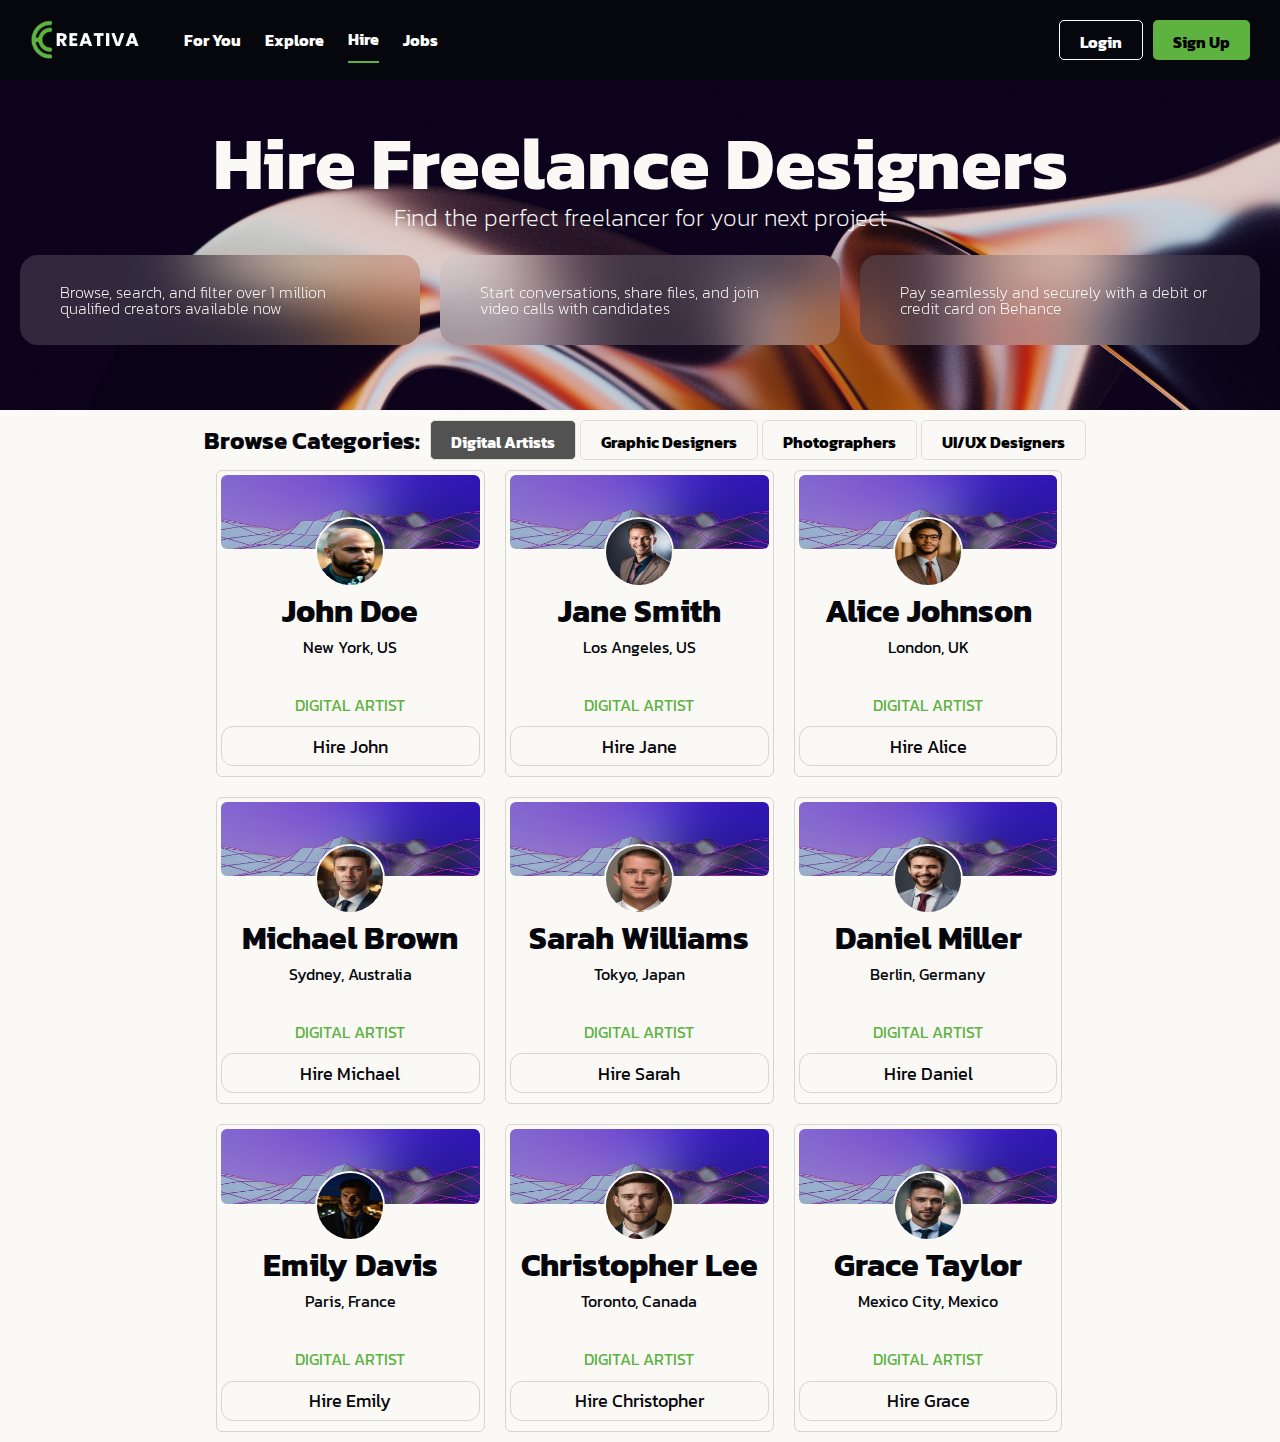
<file: hire.html>
<!DOCTYPE html>
<html lang="en">
<head>
    <meta charset="UTF-8">
    <meta name="viewport" content="width=device-width, initial-scale=1.0">
    <link rel="stylesheet" href="styles/style.css">
    <link rel="stylesheet" href="styles/utils.css">
    <link rel="stylesheet" href="styles/resp.css">
    <link rel="preconnect" href="https://fonts.googleapis.com">
    <link rel="preconnect" href="https://fonts.gstatic.com" crossorigin>
    <link href="https://fonts.googleapis.com/css2?family=Kanit:wght@200;400;600&display=swap" rel="stylesheet">
    <link rel="stylesheet" href="https://cdnjs.cloudflare.com/ajax/libs/font-awesome/6.4.2/css/all.min.css"
        integrity="sha512-z3gLpd7yknf1YoNbCzqRKc4qyor8gaKU1qmn+CShxbuBusANI9QpRohGBreCFkKxLhei6S9CQXFEbbKuqLg0DA=="
        crossorigin="anonymous" referrerpolicy="no-referrer" />
    <title>Hire</title>
    <style>
        #main{
            background-color :#FAF9F6 !important;
        }
    </style>
</head>
<body>
    <div id="main">
        <div id="nav" class="navbar">
            <div class="left-nav" id="left">
                <div id="logo"><img src="img/logo.png" alt="logo"></div>
                <div class="menu" id="menu">
                    <a href="index.html" id="default">For You</a>
                    <a href="explore.html">Explore</a>
                    <a href="hire.html">Hire</a>
                    <a href="jobs.html">Jobs</a>
                </div>
            </div>
            <div class="right-nav" id="right">
                <a href="#" class="rounded-button" id="post">Post your work</a>
                <a href="" class="rounded-button" id="logout" onclick="logout()">Log Out</a>
                <a href="login.html" class="rounded-button" id="login">
                    Login
                </a>
                <a href="signup.html" class="rounded-button" id="signup">
                    Sign Up
                </a>
            </div>
            <div class="menu-toggle" id="mobile-menu">
                <span></span>
                <span></span>
                <span></span>
            </div>
        </div>
        <div id="hire">
            <div class="hire-header">
                <h1 class="heading">Hire Freelance Designers</h1>
                <p class="para">Find the perfect freelancer for your next project</p>
                <div class="hire-banners">
                    <div class="banner"><i class="fa-brands fa-edge"></i><p>Browse, search, and filter over 1 million qualified creators available now</p></div>
                    <div class="banner"><i class="fa-solid fa-message"></i><p>Start conversations, share files, and join video calls with candidates</p></div>
                    <div class="banner"><i class="fa-solid fa-money-check-dollar"></i><p>Pay seamlessly and securely with a debit or credit card on Behance</p></div>
                </div>
            </div>
            <div class="hire-body">
                <div class="hire-category">
                    <h2>Browse Categories:</h2>
                    <span class="categories">
                    <button class="active-btn rounded-button category-switch">Digital Artists</button>
                    <button class="rounded-button category-switch">Graphic Designers</button>
                    <button class="rounded-button category-switch">Photographers</button>
                    <button class="rounded-button category-switch">UI/UX Designers</button>
                    </span>
                </div>
                <div class="hire-profiles active-profile" id="digital-artist">
                    <!-- Profile 1 -->
                    <div class="hire-profile">
                        <div class="cover"></div>
                        <div class="bio">
                            <div class="profile-pic"><img src="img/profile-1.webp" alt=""></div>
                            <div class="name"><h1>John Doe</h1></div>
                            <div class="location"><p>New York, US</p></div>
                            <div class="role">Digital Artist</div>
                        </div>
                        <button class="hire-btn">Hire John</button>
                    </div>
                
                    <!-- Profile 2 -->
                    <div class="hire-profile">
                        <div class="cover"></div>
                        <div class="bio">
                            <div class="profile-pic"><img src="img/profile-2.webp" alt=""></div>
                            <div class="name"><h1>Jane Smith</h1></div>
                            <div class="location"><p>Los Angeles, US</p></div>
                            <div class="role">Digital Artist</div>
                        </div>
                        <button class="hire-btn">Hire Jane</button>
                    </div>
                
                    <!-- Profile 3 -->
                    <div class="hire-profile">
                        <div class="cover"></div>
                        <div class="bio">
                            <div class="profile-pic"><img src="img/profile-3.webp" alt=""></div>
                            <div class="name"><h1>Alice Johnson</h1></div>
                            <div class="location"><p>London, UK</p></div>
                            <div class="role">Digital Artist</div>
                        </div>
                        <button class="hire-btn">Hire Alice</button>
                    </div>
                
                    <!-- Profile 4 -->
                    <div class="hire-profile">
                        <div class="cover"></div>
                        <div class="bio">
                            <div class="profile-pic"><img src="img/profile-4.webp" alt=""></div>
                            <div class="name"><h1>Michael Brown</h1></div>
                            <div class="location"><p>Sydney, Australia</p></div>
                            <div class="role">Digital Artist</div>
                        </div>
                        <button class="hire-btn">Hire Michael</button>
                    </div>
                
                    <!-- Profile 5 -->
                    <div class="hire-profile">
                        <div class="cover"></div>
                        <div class="bio">
                            <div class="profile-pic"><img src="img/profile-5.webp" alt=""></div>
                            <div class="name"><h1>Sarah Williams</h1></div>
                            <div class="location"><p>Tokyo, Japan</p></div>
                            <div class="role">Digital Artist</div>
                        </div>
                        <button class="hire-btn">Hire Sarah</button>
                    </div>
                
                    <!-- Profile 6 -->
                    <div class="hire-profile">
                        <div class="cover"></div>
                        <div class="bio">
                            <div class="profile-pic"><img src="img/profile-6.webp" alt=""></div>
                            <div class="name"><h1>Daniel Miller</h1></div>
                            <div class="location"><p>Berlin, Germany</p></div>
                            <div class="role">Digital Artist</div>
                        </div>
                        <button class="hire-btn">Hire Daniel</button>
                    </div>
                
                    <!-- Profile 7 -->
                    <div class="hire-profile">
                        <div class="cover"></div>
                        <div class="bio">
                            <div class="profile-pic"><img src="img/profile-7.webp" alt=""></div>
                            <div class="name"><h1>Emily Davis</h1></div>
                            <div class="location"><p>Paris, France</p></div>
                            <div class="role">Digital Artist</div>
                        </div>
                        <button class="hire-btn">Hire Emily</button>
                    </div>
                
                    <!-- Profile 8 -->
                    <div class="hire-profile">
                        <div class="cover"></div>
                        <div class="bio">
                            <div class="profile-pic"><img src="img/profile-8.webp" alt=""></div>
                            <div class="name"><h1>Christopher Lee</h1></div>
                            <div class="location"><p>Toronto, Canada</p></div>
                            <div class="role">Digital Artist</div>
                        </div>
                        <button class="hire-btn">Hire Christopher</button>
                    </div>
                
                    <!-- Profile 9 -->
                    <div class="hire-profile">
                        <div class="cover"></div>
                        <div class="bio">
                            <div class="profile-pic"><img src="img/profile-9.webp" alt=""></div>
                            <div class="name"><h1>Grace Taylor</h1></div>
                            <div class="location"><p>Mexico City, Mexico</p></div>
                            <div class="role">Digital Artist</div>
                        </div>
                        <button class="hire-btn">Hire Grace</button>
                    </div>
                </div>
                
                <div class="hire-profiles" id="graphic-designer">
                    <!-- Profile 10 -->
                    <div class="hire-profile">
                        <div class="cover"></div>
                        <div class="bio">
                            <div class="profile-pic"><img src="img/profile-10.webp" alt=""></div>
                            <div class="name"><h1>Alex Turner</h1></div>
                            <div class="location"><p>San Francisco, US</p></div>
                            <div class="role">Graphic Designer</div>
                        </div>
                        <button class="hire-btn">Hire Alex</button>
                    </div>
                
                    <!-- Profile 11 -->
                    <div class="hire-profile">
                        <div class="cover"></div>
                        <div class="bio">
                            <div class="profile-pic"><img src="img/profile-11.webp" alt=""></div>
                            <div class="name"><h1>Eva Rodriguez</h1></div>
                            <div class="location"><p>Miami, US</p></div>
                            <div class="role">Graphic Designer</div>
                        </div>
                        <button class="hire-btn">Hire Eva</button>
                    </div>
                
                    <!-- Profile 12 -->
                    <div class="hire-profile">
                        <div class="cover"></div>
                        <div class="bio">
                            <div class="profile-pic"><img src="img/profile-12.webp" alt=""></div>
                            <div class="name"><h1>Liam Patel</h1></div>
                            <div class="location"><p>Manchester, UK</p></div>
                            <div class="role">Graphic Designer</div>
                        </div>
                        <button class="hire-btn">Hire Liam</button>
                    </div>
                
                    <!-- Profile 13 -->
                    <div class="hire-profile">
                        <div class="cover"></div>
                        <div class="bio">
                            <div class="profile-pic"><img src="img/profile-13.webp" alt=""></div>
                            <div class="name"><h1>Mia Chen</h1></div>
                            <div class="location"><p>Shanghai, China</p></div>
                            <div class="role">Graphic Designer</div>
                        </div>
                        <button class="hire-btn">Hire Mia</button>
                    </div>
                
                    <!-- Profile 14 -->
                    <div class="hire-profile">
                        <div class="cover"></div>
                        <div class="bio">
                            <div class="profile-pic"><img src="img/profile-14.webp" alt=""></div>
                            <div class="name"><h1>Sebastian Morales</h1></div>
                            <div class="location"><p>Bogota, Colombia</p></div>
                            <div class="role">Graphic Designer</div>
                        </div>
                        <button class="hire-btn">Hire Sebastian</button>
                    </div>
                
                    <!-- Profile 15 -->
                    <div class="hire-profile">
                        <div class="cover"></div>
                        <div class="bio">
                            <div class="profile-pic"><img src="img/profile-15.webp" alt=""></div>
                            <div class="name"><h1>Luna Kim</h1></div>
                            <div class="location"><p>Seoul, South Korea</p></div>
                            <div class="role">Graphic Designer</div>
                        </div>
                        <button class="hire-btn">Hire Luna</button>
                    </div>
                
                    <!-- Profile 16 -->
                    <div class="hire-profile">
                        <div class="cover"></div>
                        <div class="bio">
                            <div class="profile-pic"><img src="img/profile-16.webp" alt=""></div>
                            <div class="name"><h1>Nathan Wright</h1></div>
                            <div class="location"><p>Toronto, Canada</p></div>
                            <div class="role">Graphic Designer</div>
                        </div>
                        <button class="hire-btn">Hire Nathan</button>
                    </div>
                
                    <!-- Profile 17 -->
                    <div class="hire-profile">
                        <div class="cover"></div>
                        <div class="bio">
                            <div class="profile-pic"><img src="img/profile-17.webp" alt=""></div>
                            <div class="name"><h1>Isabella Martinez</h1></div>
                            <div class="location"><p>Mexico City, Mexico</p></div>
                            <div class="role">Graphic Designer</div>
                        </div>
                        <button class="hire-btn">Hire Isabella</button>
                    </div>
                
                    <!-- Profile 18 -->
                    <div class="hire-profile">
                        <div class="cover"></div>
                        <div class="bio">
                            <div class="profile-pic"><img src="img/profile-18.webp" alt=""></div>
                            <div class="name"><h1>Omar Ahmed</h1></div>
                            <div class="location"><p>Cairo, Egypt</p></div>
                            <div class="role">Graphic Designer</div>
                        </div>
                        <button class="hire-btn">Hire Omar</button>
                    </div>
                </div>
                <div class="hire-profiles" id="photographer">
                    <!-- Profile 1 -->
                    <div class="hire-profile">
                        <div class="cover"></div>
                        <div class="bio">
                            <div class="profile-pic"><img src="img/profile-18.webp" alt=""></div>
                            <div class="name"><h1>Alice Thompson</h1></div>
                            <div class="location"><p>Paris, France</p></div>
                            <div class="role">Photographer</div>
                        </div>
                        <button class="hire-btn">Hire Alice</button>
                    </div>
                
                    <!-- Profile 2 -->
                    <div class="hire-profile">
                        <div class="cover"></div>
                        <div class="bio">
                            <div class="profile-pic"><img src="img/profile-19.webp" alt=""></div>
                            <div class="name"><h1>David Williams</h1></div>
                            <div class="location"><p>Tokyo, Japan</p></div>
                            <div class="role">Photographer</div>
                        </div>
                        <button class="hire-btn">Hire David</button>
                    </div>
                
                    <!-- Profile 3 -->
                    <div class="hire-profile">
                        <div class="cover"></div>
                        <div class="bio">
                            <div class="profile-pic"><img src="img/profile-20.webp" alt=""></div>
                            <div class="name"><h1>Emily Rodriguez</h1></div>
                            <div class="location"><p>New York, US</p></div>
                            <div class="role">Photographer</div>
                        </div>
                        <button class="hire-btn">Hire Emily</button>
                    </div>
                
                    <!-- Profile 4 -->
                    <div class="hire-profile">
                        <div class="cover"></div>
                        <div class="bio">
                            <div class="profile-pic"><img src="img/profile-21.webp" alt=""></div>
                            <div class="name"><h1>Michael Davis</h1></div>
                            <div class="location"><p>London, UK</p></div>
                            <div class="role">Photographer</div>
                        </div>
                        <button class="hire-btn">Hire Michael</button>
                    </div>
                
                    <!-- Profile 5 -->
                    <div class="hire-profile">
                        <div class="cover"></div>
                        <div class="bio">
                            <div class="profile-pic"><img src="img/profile-22.webp" alt=""></div>
                            <div class="name"><h1>Sophie Lee</h1></div>
                            <div class="location"><p>Sydney, Australia</p></div>
                            <div class="role">Photographer</div>
                        </div>
                        <button class="hire-btn">Hire Sophie</button>
                    </div>
                
                    <!-- Profile 6 -->
                    <div class="hire-profile">
                        <div class="cover"></div>
                        <div class="bio">
                            <div class="profile-pic"><img src="img/profile-23.webp" alt=""></div>
                            <div class="name"><h1>Nathan Miller</h1></div>
                            <div class="location"><p>Toronto, Canada</p></div>
                            <div class="role">Photographer</div>
                        </div>
                        <button class="hire-btn">Hire Nathan</button>
                    </div>
                
                    <!-- Profile 7 -->
                    <div class="hire-profile">
                        <div class="cover"></div>
                        <div class="bio">
                            <div class="profile-pic"><img src="img/profile-24.webp" alt=""></div>
                            <div class="name"><h1>Olivia Brown</h1></div>
                            <div class="location"><p>Berlin, Germany</p></div>
                            <div class="role">Photographer</div>
                        </div>
                        <button class="hire-btn">Hire Olivia</button>
                    </div>
                
                    <!-- Profile 8 -->
                    <div class="hire-profile">
                        <div class="cover"></div>
                        <div class="bio">
                            <div class="profile-pic"><img src="img/profile-25.webp" alt=""></div>
                            <div class="name"><h1>Benjamin Wright</h1></div>
                            <div class="location"><p>Mexico City, Mexico</p></div>
                            <div class="role">Photographer</div>
                        </div>
                        <button class="hire-btn">Hire Benjamin</button>
                    </div>
                
                    <!-- Profile 9 -->
                    <div class="hire-profile">
                        <div class="cover"></div>
                        <div class="bio">
                            <div class="profile-pic"><img src="img/profile-26.webp" alt=""></div>
                            <div class="name"><h1>Lily Chen</h1></div>
                            <div class="location"><p>Shanghai, China</p></div>
                            <div class="role">Photographer</div>
                        </div>
                        <button class="hire-btn">Hire Lily</button>
                    </div>
                </div>
                <div class="hire-profiles" id="ui">
                    <!-- Profile 1 -->
                    <div class="hire-profile">
                        <div class="cover"></div>
                        <div class="bio">
                            <div class="profile-pic"><img src="img/profile-27.webp" alt=""></div>
                            <div class="name"><h1>Sophie Davis</h1></div>
                            <div class="location"><p>San Francisco, US</p></div>
                            <div class="role">UI/UX Designer</div>
                        </div>
                        <button class="hire-btn">Hire Sophie</button>
                    </div>
                
                    <!-- Profile 2 -->
                    <div class="hire-profile">
                        <div class="cover"></div>
                        <div class="bio">
                            <div class="profile-pic"><img src="img/profile-28.webp" alt=""></div>
                            <div class="name"><h1>Michael Johnson</h1></div>
                            <div class="location"><p>Seattle, US</p></div>
                            <div class="role">UI/UX Designer</div>
                        </div>
                        <button class="hire-btn">Hire Michael</button>
                    </div>
                
                    <!-- Profile 3 -->
                    <div class="hire-profile">
                        <div class="cover"></div>
                        <div class="bio">
                            <div class="profile-pic"><img src="img/profile-29.webp" alt=""></div>
                            <div class="name"><h1>Emily White</h1></div>
                            <div class="location"><p>London, UK</p></div>
                            <div class="role">UI/UX Designer</div>
                        </div>
                        <button class="hire-btn">Hire Emily</button>
                    </div>
                
                    <!-- Profile 4 -->
                    <div class="hire-profile">
                        <div class="cover"></div>
                        <div class="bio">
                            <div class="profile-pic"><img src="img/profile-30.webp" alt=""></div>
                            <div class="name"><h1>David Miller</h1></div>
                            <div class="location"><p>Tokyo, Japan</p></div>
                            <div class="role">UI/UX Designer</div>
                        </div>
                        <button class="hire-btn">Hire David</button>
                    </div>
                
                    <!-- Profile 5 -->
                    <div class="hire-profile">
                        <div class="cover"></div>
                        <div class="bio">
                            <div class="profile-pic"><img src="img/profile-31.webp" alt=""></div>
                            <div class="name"><h1>Lily Chen</h1></div>
                            <div class="location"><p>Shanghai, China</p></div>
                            <div class="role">UI/UX Designer</div>
                        </div>
                        <button class="hire-btn">Hire Lily</button>
                    </div>
                
                    <!-- Profile 6 -->
                    <div class="hire-profile">
                        <div class="cover"></div>
                        <div class="bio">
                            <div class="profile-pic"><img src="img/profile-32.webp" alt=""></div>
                            <div class="name"><h1>Benjamin Wright</h1></div>
                            <div class="location"><p>Mexico City, Mexico</p></div>
                            <div class="role">UI/UX Designer</div>
                        </div>
                        <button class="hire-btn">Hire Benjamin</button>
                    </div>
                
                    <!-- Profile 7 -->
                    <div class="hire-profile">
                        <div class="cover"></div>
                        <div class="bio">
                            <div class="profile-pic"><img src="img/profile-33.webp" alt=""></div>
                            <div class="name"><h1>Olivia Brown</h1></div>
                            <div class="location"><p>Berlin, Germany</p></div>
                            <div class="role">UI/UX Designer</div>
                        </div>
                        <button class="hire-btn">Hire Olivia</button>
                    </div>
                
                    <!-- Profile 8 -->
                    <div class="hire-profile">
                        <div class="cover"></div>
                        <div class="bio">
                            <div class="profile-pic"><img src="img/profile-34.webp" alt=""></div>
                            <div class="name"><h1>Nathan Miller</h1></div>
                            <div class="location"><p>Toronto, Canada</p></div>
                            <div class="role">UI/UX Designer</div>
                        </div>
                        <button class="hire-btn">Hire Nathan</button>
                    </div>
                
                    <!-- Profile 9 -->
                    <div class="hire-profile">
                        <div class="cover"></div>
                        <div class="bio">
                            <div class="profile-pic"><img src="img/profile-35.webp" alt=""></div>
                            <div class="name"><h1>Sophia Lee</h1></div>
                            <div class="location"><p>Sydney, Australia</p></div>
                            <div class="role">UI/UX Designer</div>
                        </div>
                        <button class="hire-btn">Hire Sophia</button>
                    </div>
                </div>
                
        </div>
    </div>
    <script src="script.js"></script>
</body>
</html>
</file>
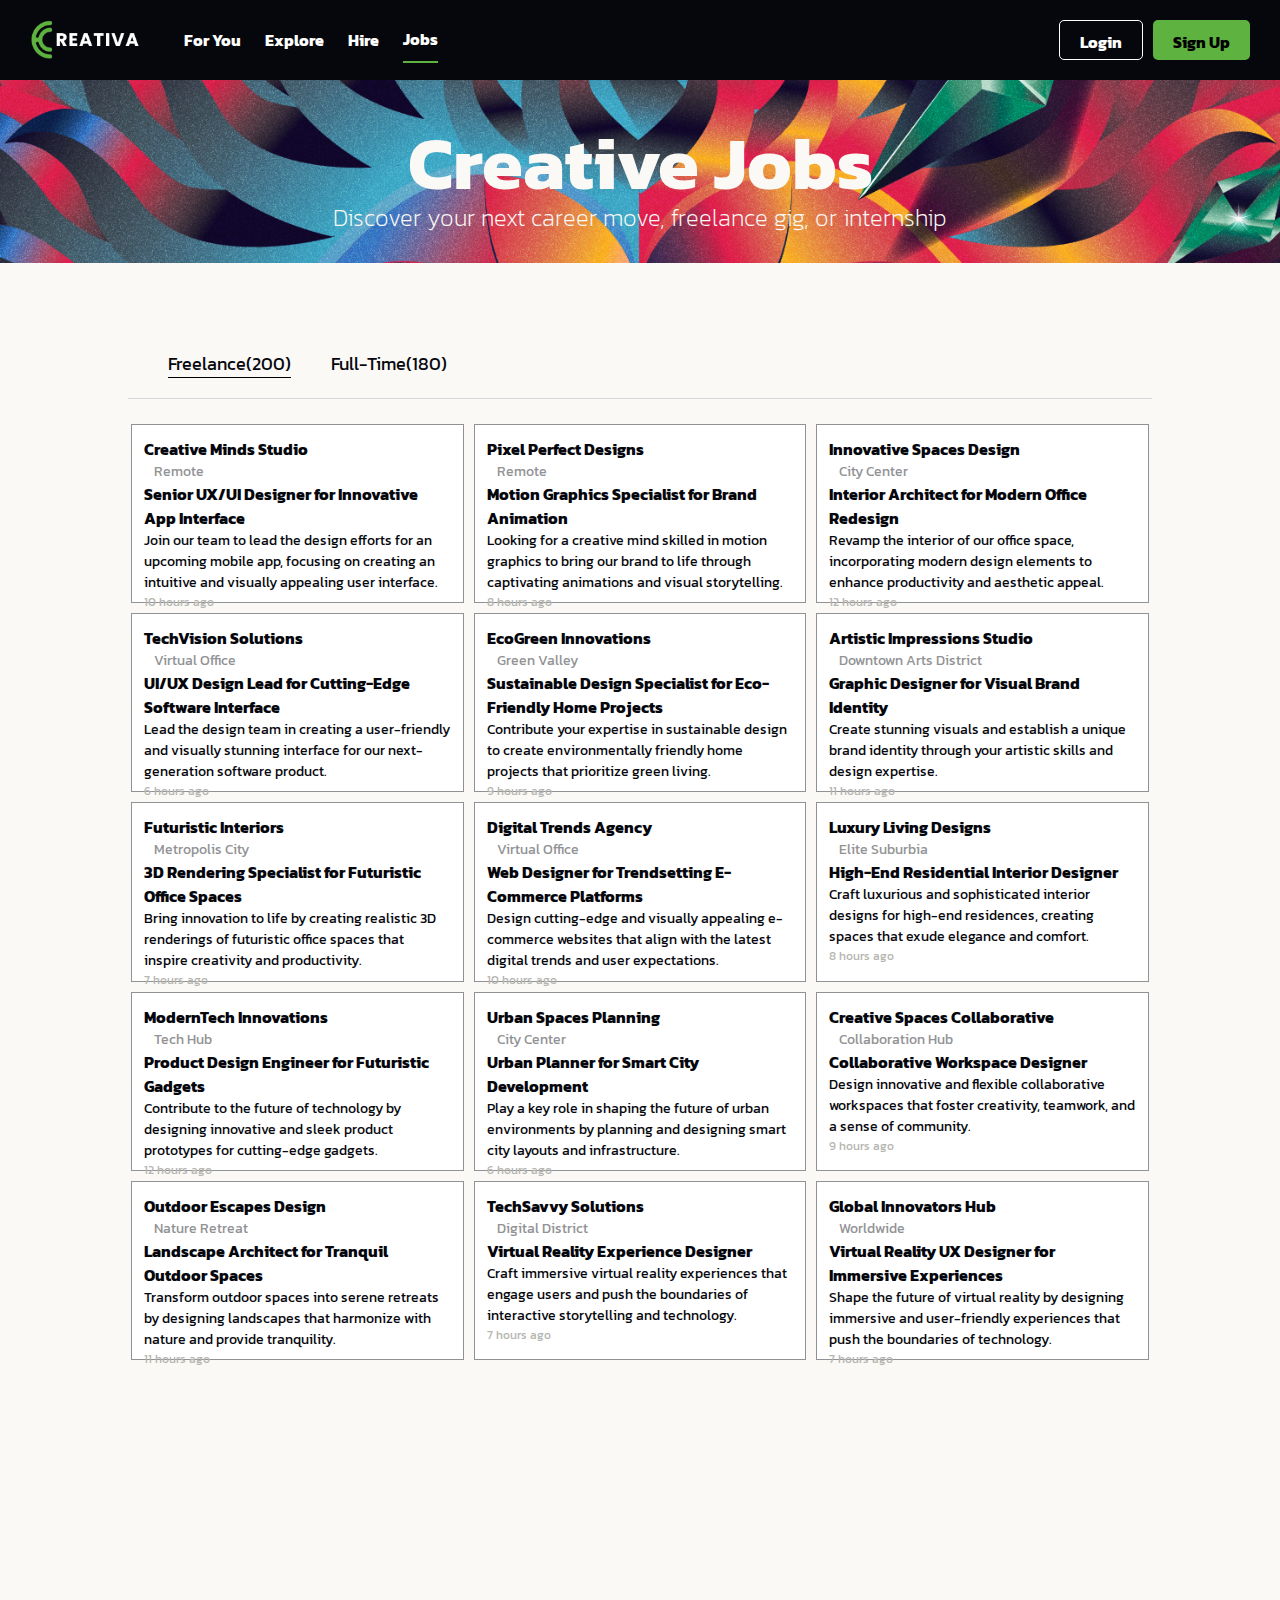
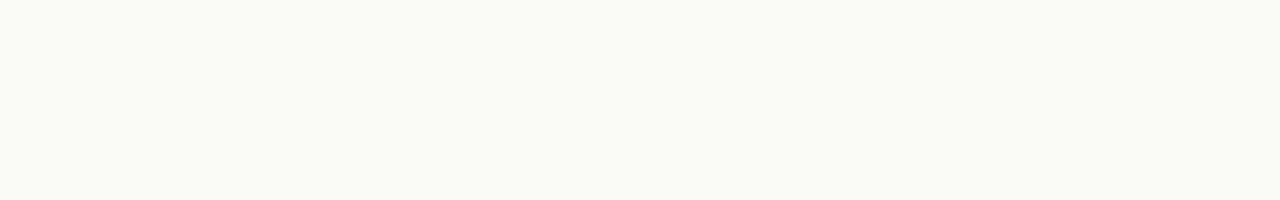
<file: jobs.html>
<!DOCTYPE html>
<html lang="en">

<head>
    <meta charset="UTF-8">
    <meta name="viewport" content="width=device-width, initial-scale=1.0">
    <link rel="stylesheet" href="styles/style.css">
    <link rel="stylesheet" href="styles/utils.css">
    <link rel="stylesheet" href="styles/resp.css">
    <link rel="preconnect" href="https://fonts.googleapis.com">
    <link rel="preconnect" href="https://fonts.gstatic.com" crossorigin>
    <link href="https://fonts.googleapis.com/css2?family=Kanit:wght@200;400;600&display=swap" rel="stylesheet">
    <link rel="stylesheet" href="https://cdnjs.cloudflare.com/ajax/libs/font-awesome/6.4.2/css/all.min.css"
        integrity="sha512-z3gLpd7yknf1YoNbCzqRKc4qyor8gaKU1qmn+CShxbuBusANI9QpRohGBreCFkKxLhei6S9CQXFEbbKuqLg0DA=="
        crossorigin="anonymous" referrerpolicy="no-referrer" />
    <title>Jobs</title>
    <style>
        #main {
            padding-top: 80px;
            height: 200vh;
            background-color: #FAF9F6 !important;
        }
    </style>
</head>

<body>
    <div id="main">
        <div id="nav" class="navbar">
            <div class="left-nav" id="left">
                <div id="logo"><img src="img/logo.png" alt="logo"></div>
                <div class="menu" id="menu">
                    <a href="index.html" id="default">For You</a>
                    <a href="explore.html">Explore</a>
                    <a href="hire.html">Hire</a>
                    <a href="jobs.html">Jobs</a>
                </div>
            </div>
            <div class="right-nav" id="right">
                <a href="#" class="rounded-button" id="post">Post your work</a>
                <a href="" class="rounded-button" id="logout" onclick="logout()">Log Out</a>
                <a href="login.html" class="rounded-button" id="login">
                    Login
                </a>
                <a href="signup.html" class="rounded-button" id="signup">
                    Sign Up
                </a>
            </div>
            <div class="menu-toggle" id="mobile-menu">
                <span></span>
                <span></span>
                <span></span>
            </div>
        </div>
        <div id="job">
            <div class="hire-header">
                <h1 class="heading">Creative Jobs</h1>
                <p class="para">Discover your next career move, freelance gig, or internship</p>
            </div>
            <div class="job-body">
                <div class="job-menu">
                    <div class="job-tab active-job-tab">Freelance(200)</div>
                    <div class="job-tab">Full-Time(180)</div>
                </div>
                <div class="job-cards active-job" id="freelance">
                    <!-- Card 1 -->
                    <div class="card">
                        <div class="about-company">
                            <h6 class="company-name">Creative Minds Studio</h6>
                            <p class="company-location"><i class="fa-solid fa-location-dot" style="margin-right: 10px;"></i>Remote</p>
                        </div>
                        <div class="about-job">
                            <h5 class="job-title">Senior UX/UI Designer for Innovative App Interface</h5>
                            <p class="job-description">Join our team to lead the design efforts for an upcoming mobile app, focusing on creating an intuitive and visually appealing user interface.</p>
                        </div>
                        <div class="time">10 hours ago</div>
                    </div>
                
                    <!-- Card 2 -->
                    <div class="card">
                        <div class="about-company">
                            <h6 class="company-name">Pixel Perfect Designs</h6>
                            <p class="company-location"><i class="fa-solid fa-location-dot" style="margin-right: 10px;"></i>Remote</p>
                        </div>
                        <div class="about-job">
                            <h5 class="job-title">Motion Graphics Specialist for Brand Animation</h5>
                            <p class="job-description">Looking for a creative mind skilled in motion graphics to bring our brand to life through captivating animations and visual storytelling.</p>
                        </div>
                        <div class="time">8 hours ago</div>
                    </div>
                
                    <!-- Card 3 -->
                    <div class="card">
                        <div class="about-company">
                            <h6 class="company-name">Innovative Spaces Design</h6>
                            <p class="company-location"><i class="fa-solid fa-location-dot" style="margin-right: 10px;"></i>City Center</p>
                        </div>
                        <div class="about-job">
                            <h5 class="job-title">Interior Architect for Modern Office Redesign</h5>
                            <p class="job-description">Revamp the interior of our office space, incorporating modern design elements to enhance productivity and aesthetic appeal.</p>
                        </div>
                        <div class="time">12 hours ago</div>
                    </div>
                
                    <!-- Card 4 -->
                    <div class="card">
                        <div class="about-company">
                            <h6 class="company-name">TechVision Solutions</h6>
                            <p class="company-location"><i class="fa-solid fa-location-dot" style="margin-right: 10px;"></i>Virtual Office</p>
                        </div>
                        <div class="about-job">
                            <h5 class="job-title">UI/UX Design Lead for Cutting-Edge Software Interface</h5>
                            <p class="job-description">Lead the design team in creating a user-friendly and visually stunning interface for our next-generation software product.</p>
                        </div>
                        <div class="time">6 hours ago</div>
                    </div>
                
                    <!-- Card 5 -->
                    <div class="card">
                        <div class="about-company">
                            <h6 class="company-name">EcoGreen Innovations</h6>
                            <p class="company-location"><i class="fa-solid fa-location-dot" style="margin-right: 10px;"></i>Green Valley</p>
                        </div>
                        <div class="about-job">
                            <h5 class="job-title">Sustainable Design Specialist for Eco-Friendly Home Projects</h5>
                            <p class="job-description">Contribute your expertise in sustainable design to create environmentally friendly home projects that prioritize green living.</p>
                        </div>
                        <div class="time">9 hours ago</div>
                    </div>
                
                    <!-- Card 6 -->
                    <div class="card">
                        <div class="about-company">
                            <h6 class="company-name">Artistic Impressions Studio</h6>
                            <p class="company-location"><i class="fa-solid fa-location-dot" style="margin-right: 10px;"></i>Downtown Arts District</p>
                        </div>
                        <div class="about-job">
                            <h5 class="job-title">Graphic Designer for Visual Brand Identity</h5>
                            <p class="job-description">Create stunning visuals and establish a unique brand identity through your artistic skills and design expertise.</p>
                        </div>
                        <div class="time">11 hours ago</div>
                    </div>
                
                    <!-- Card 7 -->
                    <div class="card">
                        <div class="about-company">
                            <h6 class="company-name">Futuristic Interiors</h6>
                            <p class="company-location"><i class="fa-solid fa-location-dot" style="margin-right: 10px;"></i>Metropolis City</p>
                        </div>
                        <div class="about-job">
                            <h5 class="job-title">3D Rendering Specialist for Futuristic Office Spaces</h5>
                            <p class="job-description">Bring innovation to life by creating realistic 3D renderings of futuristic office spaces that inspire creativity and productivity.</p>
                        </div>
                        <div class="time">7 hours ago</div>
                    </div>
                
                    <!-- Card 8 -->
                    <div class="card">
                        <div class="about-company">
                            <h6 class="company-name">Digital Trends Agency</h6>
                            <p class="company-location"><i class="fa-solid fa-location-dot" style="margin-right: 10px;"></i>Virtual Office</p>
                        </div>
                        <div class="about-job">
                            <h5 class="job-title">Web Designer for Trendsetting E-Commerce Platforms</h5>
                            <p class="job-description">Design cutting-edge and visually appealing e-commerce websites that align with the latest digital trends and user expectations.</p>
                        </div>
                        <div class="time">10 hours ago</div>
                    </div>
                
                    <!-- Card 9 -->
                    <div class="card">
                        <div class="about-company">
                            <h6 class="company-name">Luxury Living Designs</h6>
                            <p class="company-location"><i class="fa-solid fa-location-dot" style="margin-right: 10px;"></i>Elite Suburbia</p>
                        </div>
                        <div class="about-job">
                            <h5 class="job-title">High-End Residential Interior Designer</h5>
                            <p class="job-description">Craft luxurious and sophisticated interior designs for high-end residences, creating spaces that exude elegance and comfort.</p>
                        </div>
                        <div class="time">8 hours ago</div>
                    </div>
                
                    <!-- Card 10 -->
                    <div class="card">
                        <div class="about-company">
                            <h6 class="company-name">ModernTech Innovations</h6>
                            <p class="company-location"><i class="fa-solid fa-location-dot" style="margin-right: 10px;"></i>Tech Hub</p>
                        </div>
                        <div class="about-job">
                            <h5 class="job-title">Product Design Engineer for Futuristic Gadgets</h5>
                            <p class="job-description">Contribute to the future of technology by designing innovative and sleek product prototypes for cutting-edge gadgets.</p>
                        </div>
                        <div class="time">12 hours ago</div>
                    </div>
                
                    <!-- Card 11 -->
                    <div class="card">
                        <div class="about-company">
                            <h6 class="company-name">Urban Spaces Planning</h6>
                            <p class="company-location"><i class="fa-solid fa-location-dot" style="margin-right: 10px;"></i>City Center</p>
                        </div>
                        <div class="about-job">
                            <h5 class="job-title">Urban Planner for Smart City Development</h5>
                            <p class="job-description">Play a key role in shaping the future of urban environments by planning and designing smart city layouts and infrastructure.</p>
                        </div>
                        <div class="time">6 hours ago</div>
                    </div>
                
                    <!-- Card 12 -->
                    <div class="card">
                        <div class="about-company">
                            <h6 class="company-name">Creative Spaces Collaborative</h6>
                            <p class="company-location"><i class="fa-solid fa-location-dot" style="margin-right: 10px;"></i>Collaboration Hub</p>
                        </div>
                        <div class="about-job">
                            <h5 class="job-title">Collaborative Workspace Designer</h5>
                            <p class="job-description">Design innovative and flexible collaborative workspaces that foster creativity, teamwork, and a sense of community.</p>
                        </div>
                        <div class="time">9 hours ago</div>
                    </div>
                
                    <!-- Card 13 -->
                    <div class="card">
                        <div class="about-company">
                            <h6 class="company-name">Outdoor Escapes Design</h6>
                            <p class="company-location"><i class="fa-solid fa-location-dot" style="margin-right: 10px;"></i>Nature Retreat</p>
                        </div>
                        <div class="about-job">
                            <h5 class="job-title">Landscape Architect for Tranquil Outdoor Spaces</h5>
                            <p class="job-description">Transform outdoor spaces into serene retreats by designing landscapes that harmonize with nature and provide tranquility.</p>
                        </div>
                        <div class="time">11 hours ago</div>
                    </div>
                
                    <!-- Card 14 -->
                    <div class="card">
                        <div class="about-company">
                            <h6 class="company-name">TechSavvy Solutions</h6>
                            <p class="company-location"><i class="fa-solid fa-location-dot" style="margin-right: 10px;"></i>Digital District</p>
                        </div>
                        <div class="about-job">
                            <h5 class="job-title">Virtual Reality Experience Designer</h5>
                            <p class="job-description">Craft immersive virtual reality experiences that engage users and push the boundaries of interactive storytelling and technology.</p>
                        </div>
                        <div class="time">7 hours ago</div>
                    </div>
                
                    <!-- Card 15 -->
                    <div class="card">
                        <div class="about-company">
                            <h6 class="company-name">Global Innovators Hub</h6>
                            <p class="company-location"><i class="fa-solid fa-location-dot" style="margin-right: 10px;"></i>Worldwide</p>
                        </div>
                        <div class="about-job">
                            <h5 class="job-title">Virtual Reality UX Designer for Immersive Experiences</h5>
                            <p class="job-description">Shape the future of virtual reality by designing immersive and user-friendly experiences that push the boundaries of technology.</p>
                        </div>
                        <div class="time">7 hours ago</div>
                    </div>
                </div>
                
                <div class="job-cards" id="fulltime">
                    <!-- Card 1 -->
                    <div class="card">
                        <div class="about-company">
                            <h6 class="company-name">Global Innovations Corp</h6>
                            <p class="company-location"><i class="fa-solid fa-location-dot" style="margin-right: 10px;"></i>Worldwide</p>
                        </div>
                        <div class="about-job">
                            <h5 class="job-title">Senior Product Designer for Cutting-Edge Tech</h5>
                            <p class="job-description">Join our dynamic team to lead the design of innovative products that will shape the future of technology.</p>
                        </div>
                        <div class="time">12 hours ago</div>
                    </div>
                
                    <!-- Card 2 -->
                    <div class="card">
                        <div class="about-company">
                            <h6 class="company-name">Innovate Designs Inc</h6>
                            <p class="company-location"><i class="fa-solid fa-location-dot" style="margin-right: 10px;"></i>Global Headquarters</p>
                        </div>
                        <div class="about-job">
                            <h5 class="job-title">UX/UI Architect for Enterprise Solutions</h5>
                            <p class="job-description">Seeking an experienced professional to architect and design user experiences for our enterprise-level software solutions.</p>
                        </div>
                        <div class="time">10 hours ago</div>
                    </div>
                
                    <!-- Card 3 -->
                    <div class="card">
                        <div class="about-company">
                            <h6 class="company-name">Tech Visionaries Ltd</h6>
                            <p class="company-location"><i class="fa-solid fa-location-dot" style="margin-right: 10px;"></i>Tech Hub</p>
                        </div>
                        <div class="about-job">
                            <h5 class="job-title">Lead Graphic Designer for Brand Enhancement</h5>
                            <p class="job-description">Take the lead in enhancing our brand through creative graphic design, ensuring a consistent and visually appealing brand identity.</p>
                        </div>
                        <div class="time">8 hours ago</div>
                    </div>
                
                    <!-- Card 4 -->
                    <div class="card">
                        <div class="about-company">
                            <h6 class="company-name">Innovative Solutions Co</h6>
                            <p class="company-location"><i class="fa-solid fa-location-dot" style="margin-right: 10px;"></i>City Center</p>
                        </div>
                        <div class="about-job">
                            <h5 class="job-title">Senior Interior Architect for Urban Spaces</h5>
                            <p class="job-description">Play a key role in designing urban spaces that are not only aesthetically pleasing but also contribute to the overall well-being of the community.</p>
                        </div>
                        <div class="time">11 hours ago</div>
                    </div>
                
                    <!-- Card 5 -->
                    <div class="card">
                        <div class="about-company">
                            <h6 class="company-name">FutureTech Innovations</h6>
                            <p class="company-location"><i class="fa-solid fa-location-dot" style="margin-right: 10px;"></i>Futuristic District</p>
                        </div>
                        <div class="about-job">
                            <h5 class="job-title">UI/UX Design Lead for Virtual Reality Experiences</h5>
                            <p class="job-description">Lead the design efforts in creating immersive and user-friendly virtual reality experiences that redefine digital interaction.</p>
                        </div>
                        <div class="time">9 hours ago</div>
                    </div>
                
                    <!-- Card 6 -->
                    <div class="card">
                        <div class="about-company">
                            <h6 class="company-name">Design Excellence Group</h6>
                            <p class="company-location"><i class="fa-solid fa-location-dot" style="margin-right: 10px;"></i>Design Hub</p>
                        </div>
                        <div class="about-job">
                            <h5 class="job-title">Motion Graphics Specialist for Dynamic Ad Campaigns</h5>
                            <p class="job-description">Create visually stunning motion graphics for our advertising campaigns, bringing creativity and dynamism to our brand.</p>
                        </div>
                        <div class="time">10 hours ago</div>
                    </div>
                
                    <!-- Card 7 -->
                    <div class="card">
                        <div class="about-company">
                            <h6 class="company-name">Creative Spaces Collaborative</h6>
                            <p class="company-location"><i class="fa-solid fa-location-dot" style="margin-right: 10px;"></i>Collaboration Center</p>
                        </div>
                        <div class="about-job">
                            <h5 class="job-title">Collaborative Workspace Designer</h5>
                            <p class="job-description">Design innovative and flexible collaborative workspaces that foster creativity, teamwork, and a sense of community.</p>
                        </div>
                        <div class="time">8 hours ago</div>
                    </div>
                
                    <!-- Card 8 -->
                    <div class="card">
                        <div class="about-company">
                            <h6 class="company-name">Outdoor Escapes Design</h6>
                            <p class="company-location"><i class="fa-solid fa-location-dot" style="margin-right: 10px;"></i>Nature Retreats</p>
                        </div>
                        <div class="about-job">
                            <h5 class="job-title">Landscape Architect for Tranquil Outdoor Spaces</h5>
                            <p class="job-description">Transform outdoor spaces into serene retreats by designing landscapes that harmonize with nature and provide tranquility.</p>
                        </div>
                        <div class="time">11 hours ago</div>
                    </div>
                
                    <!-- Card 9 -->
                    <div class="card">
                        <div class="about-company">
                            <h6 class="company-name">TechSavvy Solutions</h6>
                            <p class="company-location"><i class="fa-solid fa-location-dot" style="margin-right: 10px;"></i>Digital District</p>
                        </div>
                        <div class="about-job">
                            <h5 class="job-title">Virtual Reality Experience Designer</h5>
                            <p class="job-description">Craft immersive virtual reality experiences that engage users and push the boundaries of interactive storytelling and technology.</p>
                        </div>
                        <div class="time">7 hours ago</div>
                    </div>
                
                    <!-- Card 10 -->
                    <div class="card">
                        <div class="about-company">
                            <h6 class="company-name">Global Innovators Hub</h6>
                            <p class="company-location"><i class="fa-solid fa-location-dot" style="margin-right: 10px;"></i>Worldwide</p>
                        </div>
                        <div class="about-job">
                            <h5 class="job-title">Virtual Reality UX Designer for Immersive Experiences</h5>
                            <p class="job-description">Shape the future of virtual reality by designing immersive and user-friendly experiences that push the boundaries of technology.</p>
                        </div>
                        <div class="time">7 hours ago</div>
                    </div>
                    <!-- Card 9 -->
                    <div class="card">
                        <div class="about-company">
                            <h6 class="company-name">Luxury Living Designs</h6>
                            <p class="company-location"><i class="fa-solid fa-location-dot" style="margin-right: 10px;"></i>Elite Suburbia</p>
                        </div>
                        <div class="about-job">
                            <h5 class="job-title">High-End Residential Interior Designer</h5>
                            <p class="job-description">Craft luxurious and sophisticated interior designs for high-end residences, creating spaces that exude elegance and comfort.</p>
                        </div>
                        <div class="time">8 hours ago</div>
                    </div>
                
                    <!-- Card 10 -->
                    <div class="card">
                        <div class="about-company">
                            <h6 class="company-name">ModernTech Innovations</h6>
                            <p class="company-location"><i class="fa-solid fa-location-dot" style="margin-right: 10px;"></i>Tech Hub</p>
                        </div>
                        <div class="about-job">
                            <h5 class="job-title">Product Design Engineer for Futuristic Gadgets</h5>
                            <p class="job-description">Contribute to the future of technology by designing innovative and sleek product prototypes for cutting-edge gadgets.</p>
                        </div>
                        <div class="time">12 hours ago</div>
                    </div>
                
                    <!-- Card 11 -->
                    <div class="card">
                        <div class="about-company">
                            <h6 class="company-name">Urban Spaces Planning</h6>
                            <p class="company-location"><i class="fa-solid fa-location-dot" style="margin-right: 10px;"></i>City Center</p>
                        </div>
                        <div class="about-job">
                            <h5 class="job-title">Urban Planner for Smart City Development</h5>
                            <p class="job-description">Play a key role in shaping the future of urban environments by planning and designing smart city layouts and infrastructure.</p>
                        </div>
                        <div class="time">6 hours ago</div>
                    </div>
                
                    <!-- Card 12 -->
                    <div class="card">
                        <div class="about-company">
                            <h6 class="company-name">Creative Spaces Collaborative</h6>
                            <p class="company-location"><i class="fa-solid fa-location-dot" style="margin-right: 10px;"></i>Collaboration Hub</p>
                        </div>
                        <div class="about-job">
                            <h5 class="job-title">Collaborative Workspace Designer</h5>
                            <p class="job-description">Design innovative and flexible collaborative workspaces that foster creativity, teamwork, and a sense of community.</p>
                        </div>
                        <div class="time">9 hours ago</div>
                    </div>
                
                    <!-- Card 13 -->
                    <div class="card">
                        <div class="about-company">
                            <h6 class="company-name">Outdoor Escapes Design</h6>
                            <p class="company-location"><i class="fa-solid fa-location-dot" style="margin-right: 10px;"></i>Nature Retreat</p>
                        </div>
                        <div class="about-job">
                            <h5 class="job-title">Landscape Architect for Tranquil Outdoor Spaces</h5>
                            <p class="job-description">Transform outdoor spaces into serene retreats by designing landscapes that harmonize with nature and provide tranquility.</p>
                        </div>
                        <div class="time">11 hours ago</div>
                    </div>
                </div>
                
            </div>
        </div>
    </div>
    <script src="script.js"></script>
</body>

</html>
</file>
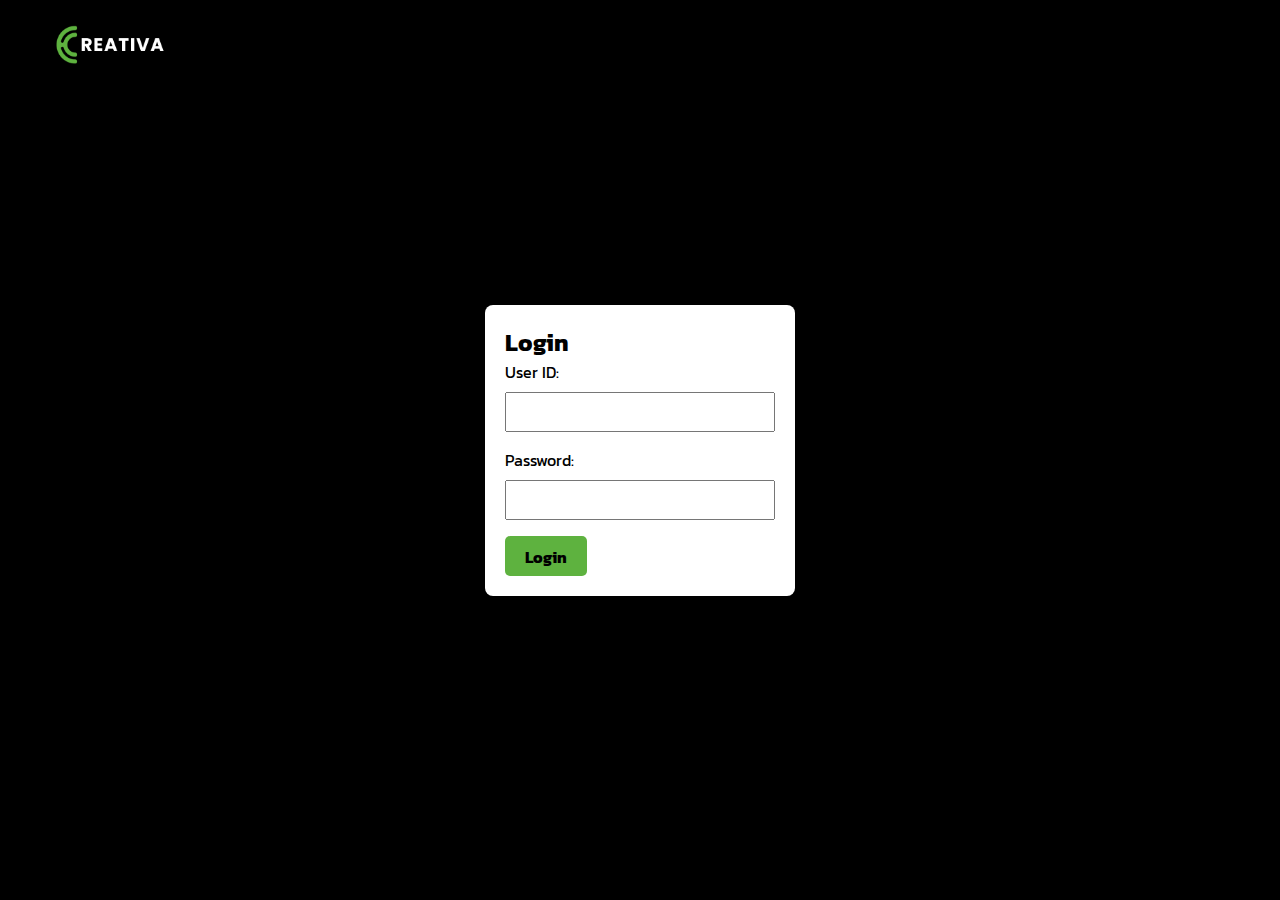
<file: login.html>
<!DOCTYPE html>
<html lang="en">
<head>
    <meta charset="UTF-8">
    <meta name="viewport" content="width=device-width, initial-scale=1.0">
    <link rel="stylesheet" href="styles/style.css">
  <link rel="stylesheet" href="styles/utils.css">
  <link rel="stylesheet" href="styles/resp.css">
  <link rel="preconnect" href="https://fonts.googleapis.com">
<link rel="preconnect" href="https://fonts.gstatic.com" crossorigin>
<link href="https://fonts.googleapis.com/css2?family=Kanit:wght@200;400;600&display=swap" rel="stylesheet">
  <link rel="stylesheet" href="https://cdnjs.cloudflare.com/ajax/libs/font-awesome/6.4.2/css/all.min.css"
    integrity="sha512-z3gLpd7yknf1YoNbCzqRKc4qyor8gaKU1qmn+CShxbuBusANI9QpRohGBreCFkKxLhei6S9CQXFEbbKuqLg0DA=="
    crossorigin="anonymous" referrerpolicy="no-referrer" />
    <title>Login</title>
    <style>
#main{
    display: flex;
    align-items: center;
    justify-content: center;
    height: 100vh;
}
#logo{
    position: absolute;
    top: 25px;
    left: 25px;
}
    </style>
</head>
<body>
    <div id="main">
        <div id="logo">
            <img src="img/logo.png" alt="">
        </div>
        <div class="login-container">
            <h2>Login</h2>
            <form id="loginForm">
                <label for="loginUserID">User ID:</label>
                <input type="text" id="loginUserID" name="loginUserID" required>
    
                <label for="loginPassword">Password:</label>
                <input type="password" id="loginPassword" name="loginPassword" required>
    
                <button type="button" class="rounded-button" id="login-btn" onclick="login()">Login</button>
            </form>
        </div>
    </div>
    <script src="script.js"></script>
</body>
</html>
</file>
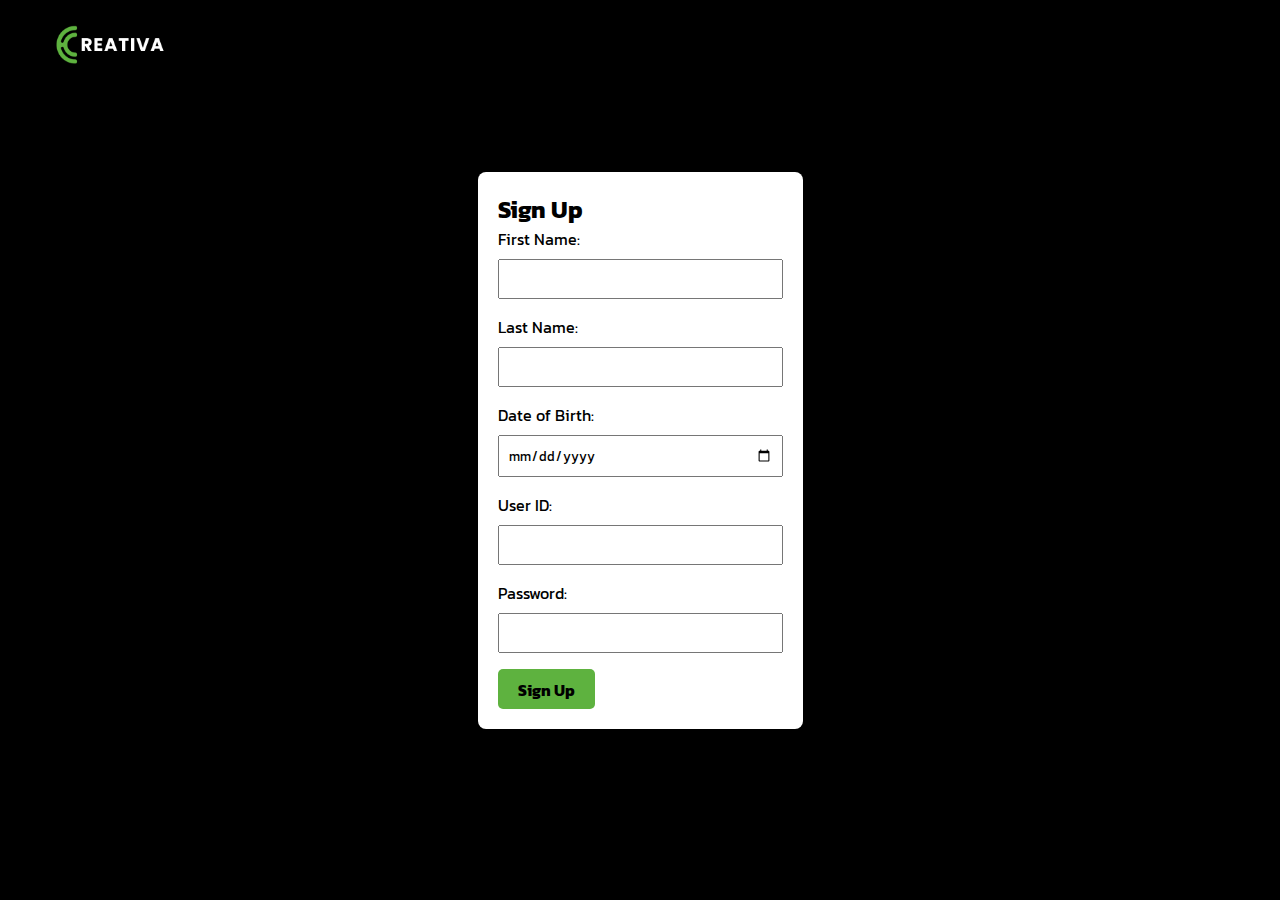
<file: signup.html>
<!DOCTYPE html>
<html lang="en">

<head>
    <meta charset="UTF-8">
    <meta name="viewport" content="width=device-width, initial-scale=1.0">
    <title>Sign Up</title>
    <link rel="stylesheet" href="styles/style.css">
    <link rel="stylesheet" href="styles/utils.css">
    <link rel="stylesheet" href="styles/resp.css">
    <link rel="preconnect" href="https://fonts.googleapis.com">
    <link rel="preconnect" href="https://fonts.gstatic.com" crossorigin>
    <link href="https://fonts.googleapis.com/css2?family=Kanit:wght@200;400;600&display=swap" rel="stylesheet">
    <link rel="stylesheet" href="https://cdnjs.cloudflare.com/ajax/libs/font-awesome/6.4.2/css/all.min.css"
        integrity="sha512-z3gLpd7yknf1YoNbCzqRKc4qyor8gaKU1qmn+CShxbuBusANI9QpRohGBreCFkKxLhei6S9CQXFEbbKuqLg0DA=="
        crossorigin="anonymous" referrerpolicy="no-referrer" />
    <style>
        #main {
            display: flex;
            align-items: center;
            justify-content: center;
            height: 100vh;
        }

        #logo {
            position: absolute;
            top: 25px;
            left: 25px;
        }
    </style>
</head>

<body>
    <div id="main">
        <div id="logo">
            <img src="img/logo.png" alt="">
        </div>
        <div class="signup-container">
            <h2>Sign Up</h2>
            <form id="signupForm">
                <label for="signupFirstName">First Name:</label>
                <input type="text" id="signupFirstName" name="signupFirstName" required>

                <label for="signupLastName">Last Name:</label>
                <input type="text" id="signupLastName" name="signupLastName" required>

                <label for="signupDOB">Date of Birth:</label>
                <input type="date" id="signupDOB" name="signupDOB" required>

                <label for="signupUserID">User ID:</label>
                <input type="text" id="signupUserID" name="signupUserID" required>

                <label for="signupPassword">Password:</label>
                <input type="password" id="signupPassword" name="signupPassword" required>

                <button type="button" class="rounded-button" onclick="signup()">Sign Up</button>
            </form>
        </div>
    </div>
    <script src="script.js"></script>
</body>

</html>
</file>
<file: styles/style.css>
*{
    margin: 0;
    padding: 0;
    box-sizing: border-box;
    font-family: 'Kanit', sans-serif;
    /* color: white; */
}
#main{
    width: 100%;
    background-color: black;
}
/* NAVIGATION BAR  */
.navbar {
    position: fixed;
    top: 0px;
    z-index: 999;
    width: 100%;
    height: 80px;
    display: flex;
    padding: 20px 0px;
    justify-content: space-between;
    /* position: relative; */
    background-color: #06070D;
    transition: all 0.1s;
}
/* Left Side */
.left-nav{
    display: flex;
}
#logo{
    margin-left: 30px;
    width: fit-content;
}
#logo img{
    width: 110px;
}

.menu {
    display: flex;
    align-items: center;
    margin-left: 2rem;
}

.menu a {
    text-decoration: none;
    color: white;
    font-weight: bold;
    padding: 10px 0px;
    margin: 0 12px;
    font-size: 16px;

}

.menu a:hover{
    border-bottom: 2px solid #5EB23F;
}

/* Right side*/
.right-nav{
    display: flex;
    justify-content: space-evenly;
}
.right-nav a{
    text-decoration: none;
}
.right-nav a i{
    font-size: 20px;
}
#post{
    display: none;
    margin-right: 40px;
}
#login, #logout{
    background-color: transparent;
    border: 1px solid white;
    /* margin: 0px 10px; */
    margin-left: 30px;
    color: white;
}
#logout{
    display: none;
    margin-right: 30px;
}
#signup{
    margin: 0px 10px;
    margin-right: 30px;
    padding: 10px 20px;
}

/* LOGIN and SIGNUP PAGE  */
.login-container, .signup-container{
    background-color: #fff;
    padding: 20px;
    border-radius: 8px;
    box-shadow: 0 0 10px rgba(0, 0, 0, 0.1);
}
label {
    display: block;
    margin-bottom: 8px;
}

input {
    width: 100%;
    padding: 8px;
    margin-bottom: 16px;
}

/* HOME */
#home{
    display: flex;
    flex-wrap: wrap;
    justify-content: center;
    padding-top: 100px;
}
.post{
    border-radius: 6px;
    margin: 13px;
    height: 16.5vw;
    width: 18vw;
    position: relative;
    color: #FAF9F6;
}
.post a:hover{
    text-decoration: underline;
}
.post-img{
    width: 100%;
    border-radius: 30px;
    /* border: 1px solid black; */
    position: relative;
}
.post-img img{
    width: 100%;
    border-radius: 6px;
    /* position: absolute; */
}
.profile-content{
    display: flex;
    align-items: center;
    justify-content: space-between;
    height: 30px;
}
.profile-content a{
    text-decoration: none;
    color: #FAF9F6;
    font-size: 12px;
    margin: 0px 10px;
}
.profile{
    display: flex;
    align-items: center;
}
.profile-pic{
    width: 20px;
    height: 20px;
    border: 1px solid #FAF9F6;
    border-radius: 50%;
    background-color: #FAF9F6;
    display: flex;
    justify-content: center;
    align-items: center;
    margin: 0px 5px;
}
.profile-pic i{
    font-size: 10px;
    color: #06070D;
}
.like-btn{
    background-color: transparent;
    border: none;
    margin: 0px 10px;
    cursor: pointer;
    color: #FAF9F6;
}
.like-btn i{
    font-size: 16px;
}
.like-count{
    font-size: 12px;
}

/* Hover effect for posts  */
.post-hover{
    visibility: hidden;
    transition: all 0.1s;
    position: absolute;
    height: 98.5%;
    width: 100%;
    padding: 10px 20px;
    background-color: rgba(0, 0, 0, 0.5);
    border-radius: 6px;
}

/* Click on profile name */
.profile-overview{
    display: none;
    position: absolute;
    bottom: 20%;
    z-index: 9999;
    height: 20vw;
    width: 18vw;
    border-radius: 6px;
    background-color: #FAF9F6;
    /* display: flex; */
    flex-direction: column;
    justify-content: center;
    align-items: center;
}
.profile-overview .profile-pic{
    width: 84px;
    height: 84px;
    margin: 20px 0px;
    border: 2px solid #06070D;
    border-radius: 50%;
}
.profile-overview .profile-pic i{
    font-size: 44px;
}
.profile-overview h2{
    color: #06070D;
    margin: 20px 0px;
}
.profile-overview p{
    color: #444549;
    margin: 20px 0px;
    text-align: center;
}
.profile-overview .follow-btn{
    /* margin: 20px 0px; */
}

/* EXPLORE  */
#explore{
    padding: 10px 0px;
    color: #FAF9F6;
}
#explore-heading{
    text-align: center;
    font-weight: bold;
    font-size: 44px;
    color: #FAF9F6;
    text-transform: uppercase;
    margin-bottom: 10px;
}
.category{
    display: flex;
    justify-content: space-evenly;
    width: 100%;
    /* border: 1px solid red; */
}
.category-tab{
    position: relative;
    width: 11vw;
    height: 6vw;
    cursor: pointer;
}
.category-name{
    width: 100%;
    height: 100%;
    display: flex;
    position: relative;
    justify-content: center;
    align-items: center;
    border-radius: 4px;
    font-size: 10px;
    color: #FAF9F6;
    z-index: 9;
    background-color: rgba(0, 0, 0, 0.6);
    transition: all 0.2s;
}
.category-name:hover{
    background-color: #5EB23F;
}
.category-name h1{
    /* z-index: 9; */
}
.category-tab .background{
    position: absolute;
    width: 100%;
    height: 100%;
    /* z-index: -1; */
}
.category-tab .background img{
    width: 100%;
    height: 100%;
    border-radius: 4px;
}

/* EXPLORE CATEGORY POSTS  */
.category-card{
    display: none;
    flex-direction: column;
    align-items: center;
}
.category-cards h1{
    font-size: 64px;
    margin-top: 30px;
}
.category-text{
    width: 60%;
    text-align:center;
    font-size: 28px;
    font-weight: 200;
    line-height: 1;
    margin-bottom: 20px;
}
.category-posts{
    display: flex;
    flex-wrap: wrap;
    justify-content: center;
}

/* HIRE  */
#hire{
    padding-top: 60px;
    color: #FAF9F6;
}
.hire-header{
    display: flex;
    flex-direction: column;
    align-items: center;
    justify-content: center;
    width: 100%;
    height: 350px;
    background-image: url("../img/hire-banner.webp");
    background-size: cover;
}
.hire-header .heading{
    font-size: 74px;
    line-height: 1;
}
.hire-header .para{
    font-size: 24px;
    font-weight: 200;
    margin-bottom: 20px;
}
.hire-banners{
    display: flex;
}
.hire-banners .banner{
    display: flex;
    align-items: center;
    justify-content: center;
    width: 400px;
    height: 90px;
    line-height: 1;
    color: #FAF9F6;
    background-color: rgba(255, 255, 255, .15);
    backdrop-filter: blur(30px);
    margin: 0px 10px;
    padding: 0 30px;
    border-radius: 18px;
}
.hire-banners .banner i{
    font-size: 28px;
}
.hire-banners .banner p{
    margin: 0px 10px;
    font-weight: 200;
}
/* HIRE BODY  */
.hire-body{
    display: flex;
    flex-direction: column;
    align-items: center;
    /* background-color: red; */
    padding-top: 10px;
}
.hire-category{
    /* background-color: blue; */
    color: #06070D;
    display: flex;
    align-items: center;
}
.hire-category h2{
    margin: 0px 10px;
}
.hire-category button{
    background-color: transparent;
    border: .5px solid rgb(223, 223, 223);
}

.hire-profiles{
    display: none;
    flex-wrap: wrap;
    width: 67.8%;
}
.hire-profile{
    position: relative;
    display: flex;
    flex-direction: column;
    align-items: center;
    border-radius: 6px;
    padding: 4px;
    margin: 10px;
    width: 21vw;
    height: 24vw;
    border: 1px solid  #d5d4ce;
    background-color: #FAF9F6;
    color: #06070D;
}
.hire-profile .cover{
    height: 25%;
    width: 100%;
    background-image: url('../img/cover-2.jpg');
    background-size: cover;
    background-repeat: no-repeat;
    border-radius: 6px;
}
#graphic-designer .cover{
    background-image: url('../img/cover-1.jpg');
}
#photographer .cover{
    background-image: url('../img/cover-3.jpg');
}
.hire-profile .bio{
    width: 100%;
    position: absolute;
    top: 15%;
    display: flex;
    flex-direction: column;
    align-items: center;
}
.hire-profile .role{
    color: #5EB23F;
    text-transform: uppercase;
    /* font-size: 24px; */
    margin: 34px 0px;
}
.hire-profile .profile-pic{
    border: 2px solid #FAF9F6;
    background-color: transparent;
    height: 70px;
    width: 70px;
}
.hire-profile .profile-pic img{
    height: 100%;
    width: 100%;
    border-radius: 50%;
}
.hire-btn{
    cursor: pointer;
    position: absolute;
    bottom: 10px;
    background-color: transparent;
    color: #06070D;
    border: 1px solid  #d5d4ce;
    border-radius: 12px;
    width: 97%;
    height: 40px;
    font-size: 18px;
    transition: all 0.5s;
}
.hire-btn:hover{
    background-color: #5EB23F;
}

/* JOBS  */
#job{
    color: #FAF9F6;
}
#job .hire-header{
    background-image: url('../img/job-banner.jpg');
    background-size: contain;
    background-repeat: no-repeat;
    height: 220px;
}
.job-body{
    display: flex;
    flex-direction: column;
    align-items: center;
    padding-top: 30px;
    color: #06070D;
}
.job-menu{
    width: 80%;
    display: flex;
    border-bottom: 1px solid #d5d6d9;
    padding: 20px;
    margin-bottom: 20px;
}
.job-menu .job-tab{
    margin: 0px 20px;
    cursor: pointer;
    font-size: 18px;
}
.job-menu .job-tab:hover{
    border-bottom: 1px solid #06070D;
}
.job-cards{
    display: none;
    flex-wrap: wrap;
    justify-content: center;
    width: 85%;
    color: #06070D;
}
.card{
    width: 26vw;
    height: 14vw;
    border: 1px solid #919295;
    padding: 12px;
    background-color: #fff;
    cursor: pointer;
    margin: 5px;
}
.about-company .company-name{
    font-size: 16px;
}
.about-company .company-location{
    font-size: 14px;
    color: #919295;
}
.about-job .job-title{
    font-size: 16px;
}
.about-job .job-description{
    font-size: 14px;
}
.time{
    font-size: 12px;
    color: #b6b5b1;
}
</file>
<file: styles/utils.css>
/* General Button  */
.rounded-button {
    display: inline-block;
    font-size: 16px;
    height: 40px;
    font-weight: bold;
    padding: 9px 20px;
    text-align: center;
    text-decoration: none;
    border: none;
    border-radius: 5px;
    background-color: #5EB23F; /* Adjust the background color as needed */
    color: #000; /* Adjust the text color as needed */
    cursor: pointer;
    transition: all 0.3s ease;
}

.rounded-button:hover {
    background-color: #525252;
    color: aliceblue;
}

/* Toggle Button  */
.menu-toggle {
    cursor: pointer;
    display: none;
    flex-direction: column;
}

.menu-toggle span {
    background-color: #ffffff;
    height: 2px;
    width: 25px;
    margin: 3px 0;
}
/* Navbar switching */
.active{
    border-bottom: 2px solid #5EB23F;
}
/* Toggle color for like button  */
.like-toggle{
    color: #5EB23F;
}

/* Toggle profile overview */
.profile-toggle{
    display: flex;
}
/* Explore tab toggle  */
.active-tab .category-name{
    background-color: #5EB23F;
}
.active-card{
    display: flex;
}

/* Hire profile change  */
.active-profile{
    display: flex;
}
.active-btn{
    background-color: #525252 !important;
    color: #ffffff;
}

/* Job profile change  */
.active-job{
    display: flex;
}
.active-job-tab{
    border-bottom: 1px solid #000;
}
</file>
<file: styles/resp.css>
@media only screen and (max-width: 868px) {
    /* NAVIGATION BAR RESPONSIVENESS */
    .navbar{
        flex-direction: column;
        align-items: flex-start;
    }
    .left-nav{
        flex-direction: column;
    }
    .menu, .right-nav{
        display: none;
    }
    #login, #signup{
        margin: 10px;
        margin-left: 40px;
    }
    .notification{
        margin-bottom: 5px;
    }
    .menu-toggle{
        display: flex;
        position: absolute;
        right: 25px;
        top: 28px;
    }
    /*Toggle classes for responsive Navigation Bar */
    .resp-nav{
        height: 400px;
    }
    .resp-menu{
        display: flex;
        flex-direction: column;
    }
    .resp-right-nav{
        display: flex;
        flex-direction: column;
    }
}
</file>
